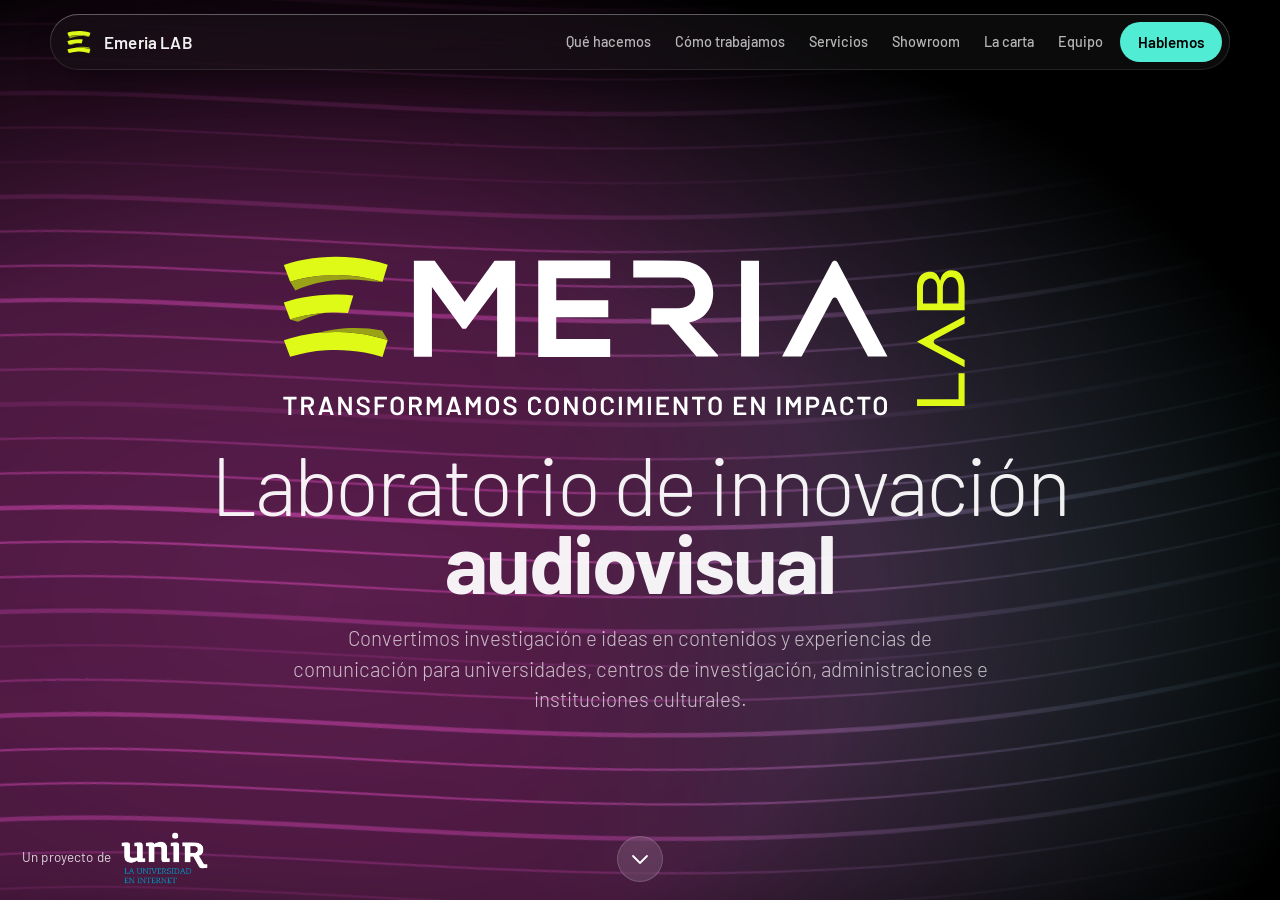
<file: index.html>
<!doctype html>
<html lang="es">
<head>
  <meta charset="utf-8">
  <meta name="viewport" content="width=device-width, initial-scale=1">
  <meta name="description" content="Emeria LAB es un laboratorio de innovación audiovisual. Transformamos conocimiento en impacto: comunicación de proyectos de investigación, producción audiovisual y visualización de datos.">
  <meta name="theme-color" content="#000000">
  <meta property="og:title" content="Emeria LAB. Transformamos conocimiento en impacto">
  <meta property="og:description" content="Laboratorio de innovación audiovisual para ciencia, cultura, educación e innovación.">
  <meta property="og:type" content="website">
  <title>Emeria LAB. Transformamos conocimiento en impacto</title>
  <link rel="icon" href="favicon.svg">
  <link rel="preload" href="assets/fonts/barlow-300.woff2" as="font" type="font/woff2" crossorigin>
  <link rel="preload" href="assets/fonts/barlow-700.woff2" as="font" type="font/woff2" crossorigin>
  <link rel="stylesheet" href="assets/fonts/barlow.css">
  <link rel="stylesheet" href="carta.css?v=20261118n">
  <link rel="stylesheet" href="emeria.css?v=20261118q">
</head>
<body>
  <a class="skip-link" href="#que-hacemos">Ir al contenido</a>

  <!-- Luz de fondo: las bandas las dibuja home.js -->
  <div class="light" aria-hidden="true">
    <svg viewBox="0 0 1600 1000" preserveAspectRatio="xMidYMid slice" id="lightField">
      <defs>
        <linearGradient id="rib-gradient" gradientUnits="userSpaceOnUse" x1="0" y1="0" x2="1600" y2="0">
          <stop offset="0" stop-color="#e44cc2"/>
          <stop offset="0.3" stop-color="#e44cc2"/>
          <stop offset="0.85" stop-color="#51ecd4"/>
          <stop offset="1" stop-color="#51ecd4"/>
        </linearGradient>
      </defs>
      <g class="ribs glow"></g>
      <g class="ribs lines"></g>
    </svg>
  </div>

  <header>
    <nav class="nav" aria-label="Navegación principal">
      <a class="nav-brand" href="#inicio" aria-label="Emeria LAB, inicio">
        <img src="assets/brand/emeria-lab-imagotipo.svg" alt="" width="30" height="30">
        <span>Emeria LAB</span>
      </a>
      <div class="nav-links" id="navLinks">
        <a href="#que-hacemos">Qué hacemos</a>
        <a href="#como">Cómo trabajamos</a>
        <a href="#servicios">Servicios</a>
        <a href="#showroom">Showroom</a>
        <a href="#carta">La carta</a>
        <a href="#equipo">Equipo</a>
      </div>
      <button class="nav-toggle" id="navToggle" type="button" aria-expanded="false" aria-controls="navSheet">Menú</button>
      <a class="btn btn-lime btn-small" href="#contacto">Hablemos</a>
    </nav>
    <div class="nav-sheet" id="navSheet" data-open="false">
      <a href="#que-hacemos">Qué hacemos</a>
      <a href="#como">Cómo trabajamos</a>
      <a href="#servicios">Servicios</a>
      <a href="#showroom">Showroom</a>
      <a href="#carta">La carta</a>
      <a href="#equipo">Equipo</a>
      <a href="#contacto">Hablemos</a>
    </div>
  </header>

  <main class="reel" id="reel">
    <!-- 1. Inicio -->
    <section class="band hero" id="inicio">
      <div class="band-inner hero-stack">
        <div class="hero-seq">
          <div class="hero-mark">
            <img class="hero-logo" src="assets/brand/emeria-lab-logo-transparente.svg" width="612" height="284" alt="Emeria LAB. Transformamos conocimiento en impacto">
          </div>
          <h1 class="display">Laboratorio de innovación <b>audiovisual</b></h1>
          <p class="lead">Convertimos investigación e ideas en contenidos y experiencias de comunicación para universidades, centros de investigación, administraciones e instituciones culturales.</p>
        </div>
      </div>
    </section>

    <!-- 2. Qué hacemos -->
    <section class="band" id="que-hacemos" aria-labelledby="que-hacemos-title">
      <div class="band-inner about-grid">
        <div>
          <h2 class="sr-only" id="que-hacemos-title">Qué hacemos</h2>
          <p class="about-statement">Integramos <strong>investigación, creatividad y tecnologías emergentes</strong> para que el conocimiento llegue a las personas a las que tiene que llegar.</p>
          <p class="about-note">Cada proyecto se apoya en cuatro pilares: conocimiento, tecnología, creatividad y audiencias. Por eso el rigor entra desde el guion y la medición llega hasta la entrega.</p>
        </div>
        <ul class="fields">
          <li class="glass field-card">
            <svg class="field-icon" viewBox="0 0 24 24" aria-hidden="true">
              <circle cx="12" cy="12" r="1.7" fill="currentColor"/>
              <ellipse cx="12" cy="12" rx="9" ry="3.5" fill="none" stroke="currentColor" stroke-width="1.6"/>
              <ellipse cx="12" cy="12" rx="9" ry="3.5" fill="none" stroke="currentColor" stroke-width="1.6" transform="rotate(60 12 12)"/>
              <ellipse cx="12" cy="12" rx="9" ry="3.5" fill="none" stroke="currentColor" stroke-width="1.6" transform="rotate(120 12 12)"/>
            </svg>
            <h3>Ciencia</h3>
            <p>Divulgación de investigaciones, comunicación de resultados y proyectos científicos.</p>
          </li>
          <li class="glass field-card">
            <svg class="field-icon" viewBox="0 0 24 24" aria-hidden="true">
              <path d="M4 20h16M7 20V9M12 20V9M17 20V9M3.5 9h17L12 4z" fill="none" stroke="currentColor" stroke-width="1.6" stroke-linejoin="round" stroke-linecap="round"/>
            </svg>
            <h3>Cultura</h3>
            <p>Patrimonio, creación artística, contenidos culturales y narrativas documentales.</p>
          </li>
          <li class="glass field-card">
            <svg class="field-icon" viewBox="0 0 24 24" aria-hidden="true">
              <path d="M12 6.5C9.8 5 7.2 4.2 4 4.2V17c3.2 0 5.8.8 8 2.3 2.2-1.5 4.8-2.3 8-2.3V4.2c-3.2 0-5.8.8-8 2.3z" fill="none" stroke="currentColor" stroke-width="1.6" stroke-linejoin="round"/>
              <path d="M12 6.5V19.3" fill="none" stroke="currentColor" stroke-width="1.6"/>
            </svg>
            <h3>Educación</h3>
            <p>Recursos audiovisuales de aprendizaje, comunicación educativa y nuevos formatos didácticos.</p>
          </li>
          <li class="glass field-card">
            <svg class="field-icon" viewBox="0 0 24 24" aria-hidden="true">
              <path d="M12 3.5l1.4 4.6L18 9.5l-4.6 1.4L12 15.5l-1.4-4.6L6 9.5l4.6-1.4zM18 14.5l.7 2.3 2.3.7-2.3.7-.7 2.3-.7-2.3-2.3-.7 2.3-.7z" fill="currentColor"/>
            </svg>
            <h3>Innovación</h3>
            <p>Experimentación narrativa y tecnológica, inteligencia artificial y formatos emergentes.</p>
          </li>
        </ul>
      </div>
    </section>

    <!-- 3. Tres formas -->
    <section class="band" id="como" aria-labelledby="como-title">
      <div class="band-inner">
        <header class="band-head">
          <h2 class="title" id="como-title">Tres formas <b>de trabajar contigo</b></h2>
        </header>
        <ul class="modes" id="modes"></ul>
      </div>
    </section>

    <!-- 4. Cinco líneas -->
    <section class="band" id="servicios" aria-labelledby="servicios-title">
      <div class="band-inner">
        <header class="band-head">
          <h2 class="title" id="servicios-title">Cinco líneas <b>de servicio</b></h2>
        </header>
        <div class="services">
          <div class="line-tabs" id="lineTabs" role="tablist" aria-label="Líneas de servicio"></div>
          <div class="glass line-panel" id="linePanel" role="tabpanel" tabindex="0"></div>
        </div>
        <p class="services-more">
          <a class="text-link" href="servicios.html">Catálogo completo</a>
        </p>
      </div>
    </section>

    <!-- 5. Showroom -->
    <section class="band" id="showroom" aria-labelledby="showroom-title">
      <div class="band-inner">
        <header class="band-head show-head">
          <h2 class="title" id="showroom-title">Showroom</h2>
          <a class="show-more" href="showroom.html" aria-label="Ver más trabajos">
            <svg width="22" height="22" viewBox="0 0 22 22" aria-hidden="true"><path d="M8 4l7 7-7 7" fill="none" stroke="currentColor" stroke-width="1.8" stroke-linecap="round" stroke-linejoin="round"/></svg>
          </a>
        </header>
        <ul class="show-picks" id="showPicks"></ul>
      </div>
    </section>

    <!-- 6. La carta -->
    <section class="band" id="carta" aria-labelledby="carta-title">
      <h2 class="sr-only" id="carta-title">La carta</h2>
      <div class="carta-stage">
        <div class="carta-deck" id="cartaDeck">
          <div class="carta-pile" aria-hidden="true"></div>
          <div class="carta-pile" aria-hidden="true"></div>
          <div class="carta-card" id="cartaCard"></div>
        </div>
      </div>
      <p class="carta-live" id="cartaLive" aria-live="polite"></p>
    </section>

    <!-- 7. Contacto -->
    <section class="band" id="contacto" aria-labelledby="contacto-title">
      <div class="band-inner contact-grid">
        <div>
          <h2 class="title" id="contacto-title">Hablemos</h2>
          <p class="lead">Con unas líneas nos basta para empezar.</p>
        </div>

        <form class="glass contact-form" id="contactForm" novalidate>
          <div class="form-row">
            <label for="cf-name">Nombre</label>
            <input class="input" id="cf-name" name="nombre" type="text" autocomplete="name" required>
          </div>
          <div class="form-row">
            <label for="cf-org">Organización</label>
            <input class="input" id="cf-org" name="organizacion" type="text" autocomplete="organization">
          </div>
          <div class="form-row wide">
            <label for="cf-email">Correo electrónico</label>
            <input class="input" id="cf-email" name="correo" type="email" autocomplete="email" required>
          </div>
          <fieldset class="form-row">
            <legend>Desde dónde escribes</legend>
            <div class="segmented">
              <label><input type="radio" name="perfil" value="UNIR"> UNIR</label>
              <label><input type="radio" name="perfil" value="Entidad externa" checked> Otra entidad</label>
            </div>
          </fieldset>
          <div class="form-row">
            <label for="cf-line">Qué te interesa</label>
            <select class="input" id="cf-line" name="linea"></select>
          </div>
          <div class="form-row wide">
            <label for="cf-message">Cuéntanos qué necesitas</label>
            <textarea class="input" id="cf-message" name="mensaje" required placeholder="Qué quieres comunicar, a quién y para cuándo"></textarea>
          </div>
          <div class="hp" aria-hidden="true">
            <label for="cf-web">No rellenes este campo</label>
            <input id="cf-web" name="web" type="text" tabindex="-1" autocomplete="off">
          </div>
          <label class="consent form-row wide">
            <input type="checkbox" name="consentimiento" required>
            <span>Acepto que Emeria LAB use estos datos para responder a mi consulta.</span>
          </label>
          <div class="form-foot form-row wide">
            <button class="btn btn-lime" type="submit" id="contactSubmit">Enviar consulta</button>
            <p class="form-status" id="contactStatus" role="status" aria-live="polite"></p>
          </div>
        </form>
        <p class="contact-legal">© <span id="year">2026</span> Emeria LAB · UNIR TV · <a href="servicios.html">Catálogo</a> · <a href="formatos.html">Formatos</a></p>
      </div>
    </section>
  </main>

  <p class="unir-credit">
    <span>Un proyecto de</span>
    <img src="assets/brand/unir.png" width="655" height="392" alt="UNIR. La universidad en internet">
  </p>

  <button class="reel-next" id="reelNext" type="button" aria-label="Siguiente pantalla">
    <svg width="22" height="22" viewBox="0 0 22 22" aria-hidden="true"><path d="M4 8l7 7 7-7" fill="none" stroke="currentColor" stroke-width="1.8" stroke-linecap="round" stroke-linejoin="round"/></svg>
  </button>

  <dialog class="equipo-dialog" id="equipo" aria-labelledby="equipo-title">
    <div class="equipo-dialog-bar">
      <h2 class="title" id="equipo-title">Quién está <b>detrás</b></h2>
      <button type="button" class="equipo-close" data-close-equipo>Cerrar</button>
    </div>
    <ul class="people" id="people"></ul>
    <p class="team-note">Universidad Internacional de La Rioja, UNIR TV.</p>
    <ul class="glass areas" id="areas"></ul>
  </dialog>

  <script src="data.js?v=20261118j"></script>
  <script src="home.js?v=20261118j"></script>
  <script src="carta.js?v=20261118m"></script>
</body>
</html>
</file>
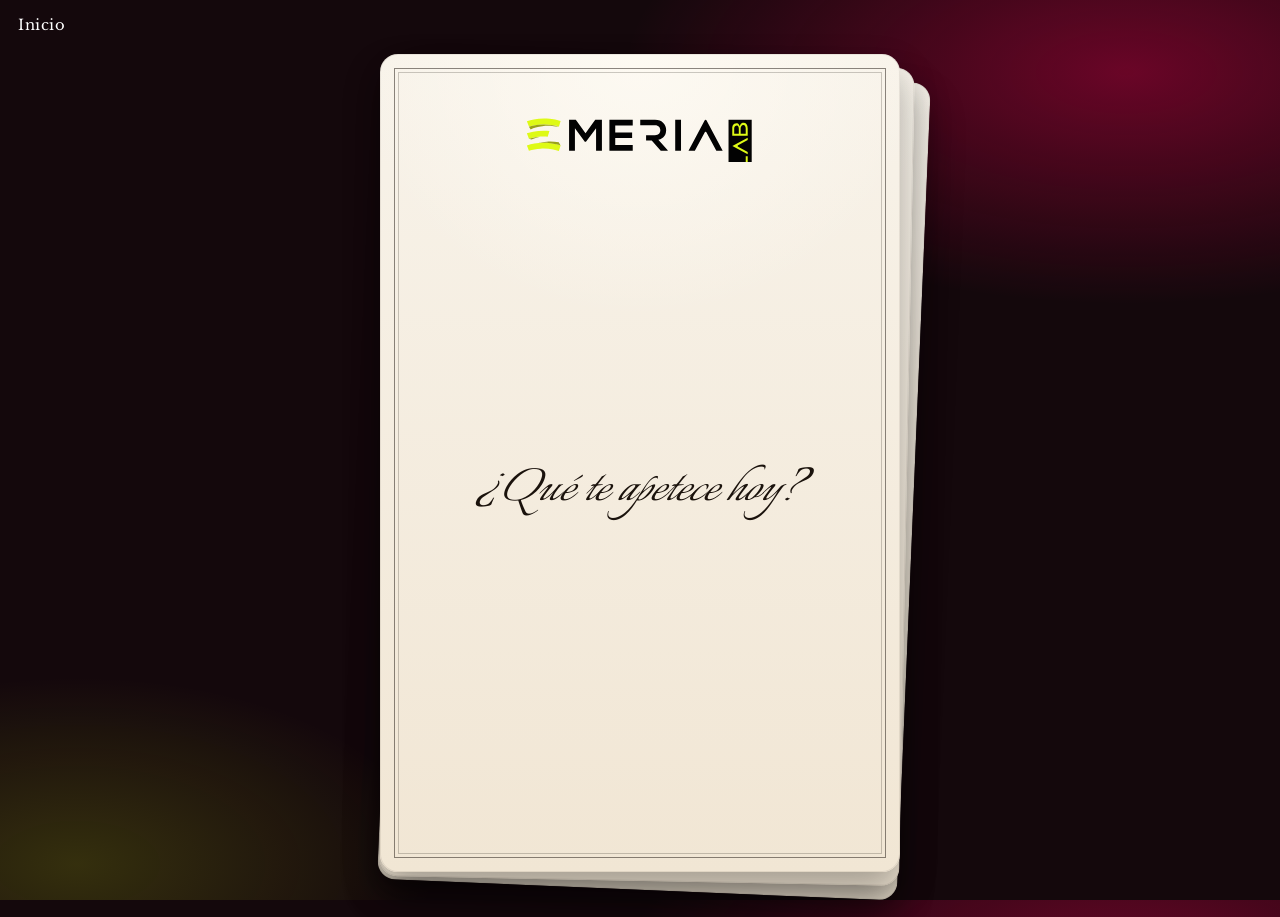
<file: carta.html>
<!doctype html>
<html lang="es">
<head>
  <meta charset="utf-8">
  <meta name="viewport" content="width=device-width, initial-scale=1">
  <meta name="theme-color" content="#14080c">
  <meta name="description" content="La carta de Emeria LAB. Eliges qué te apetece y sale la siguiente tarjeta hasta tu comanda.">
  <title>La carta | Emeria LAB</title>
  <link rel="icon" href="favicon.svg">
  <link rel="stylesheet" href="carta.css?v=20261118n">
</head>
<body>
  <a class="carta-exit" href="index.html">Inicio</a>

  <main class="carta-stage">
    <div class="carta-deck" id="cartaDeck">
      <div class="carta-pile" aria-hidden="true"></div>
      <div class="carta-pile" aria-hidden="true"></div>
      <div class="carta-card" id="cartaCard"></div>
    </div>
  </main>

  <p class="carta-live" id="cartaLive" aria-live="polite"></p>

  <script src="data.js?v=20261118j"></script>
  <script src="carta.js?v=20261118m"></script>
</body>
</html>
</file>
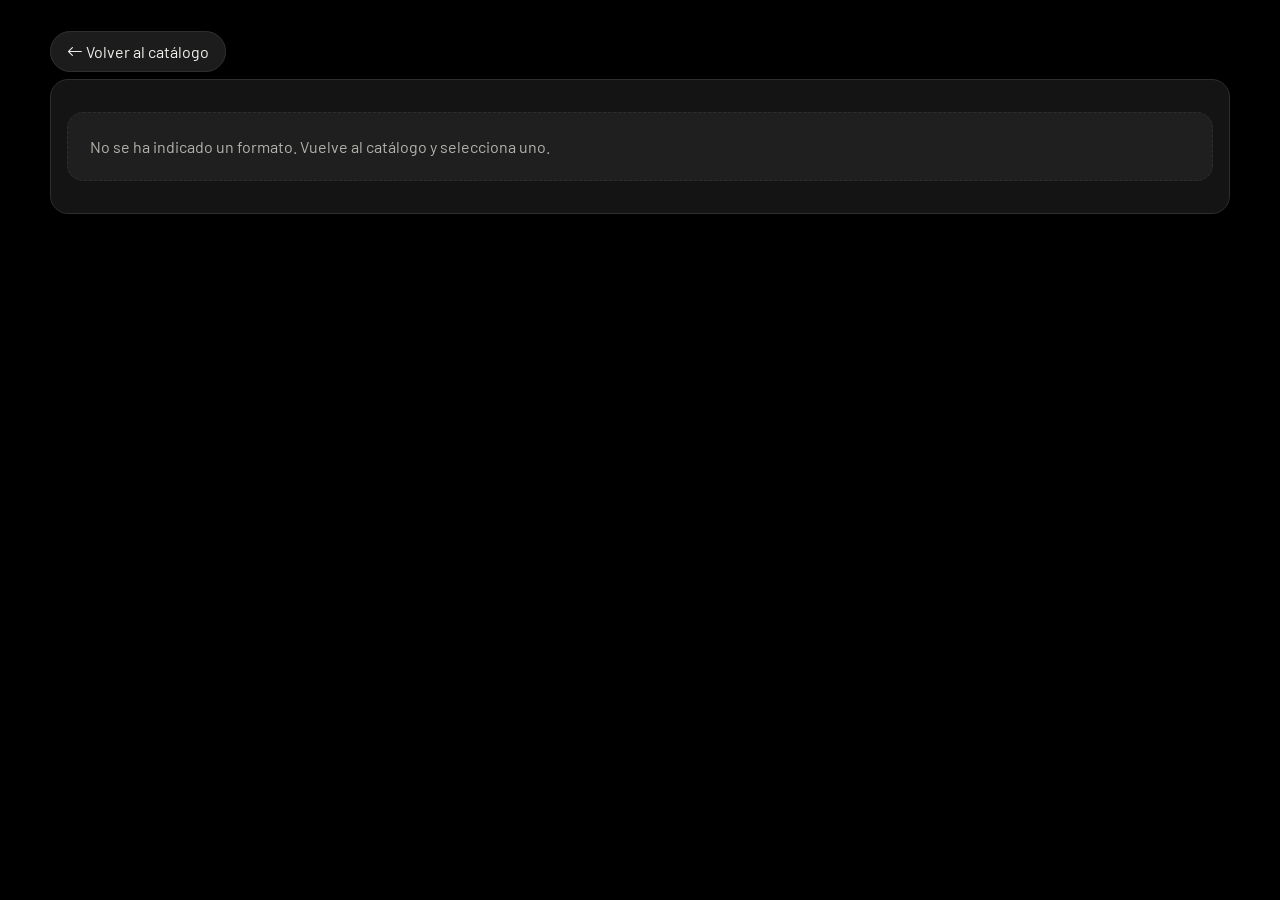
<file: format.html>
<!doctype html>
<html lang="es">
<head>
  <meta charset="utf-8">
  <meta name="viewport" content="width=device-width, initial-scale=1">
  <meta name="theme-color" content="#000000">
  <meta name="description" content="Ficha completa de formato audiovisual de la Biblia de formatos de Emeria LAB.">
  <title>Ficha de formato | Emeria LAB</title>
  <link rel="icon" href="favicon.svg">
  <link rel="stylesheet" href="https://cdn.jsdelivr.net/npm/bootstrap-icons@1.11.3/font/bootstrap-icons.min.css">
  <link rel="stylesheet" href="assets/fonts/barlow.css">
  <link rel="stylesheet" href="styles.css?v=20261118q">
</head>
<body>
  <main class="section-shell section-block format-page">
    <p><a class="btn btn-ghost" href="formatos.html#catalogo"><i class="bi bi-arrow-left"></i> Volver al catálogo</a></p>
    <article id="formatDetailRoot" class="panel"></article>
  </main>

  <script src="data.js?v=20261118j"></script>
  <script src="format.js?v=20261116b"></script>
  <script async src="https://www.instagram.com/embed.js"></script>
</body>
</html>
</file>
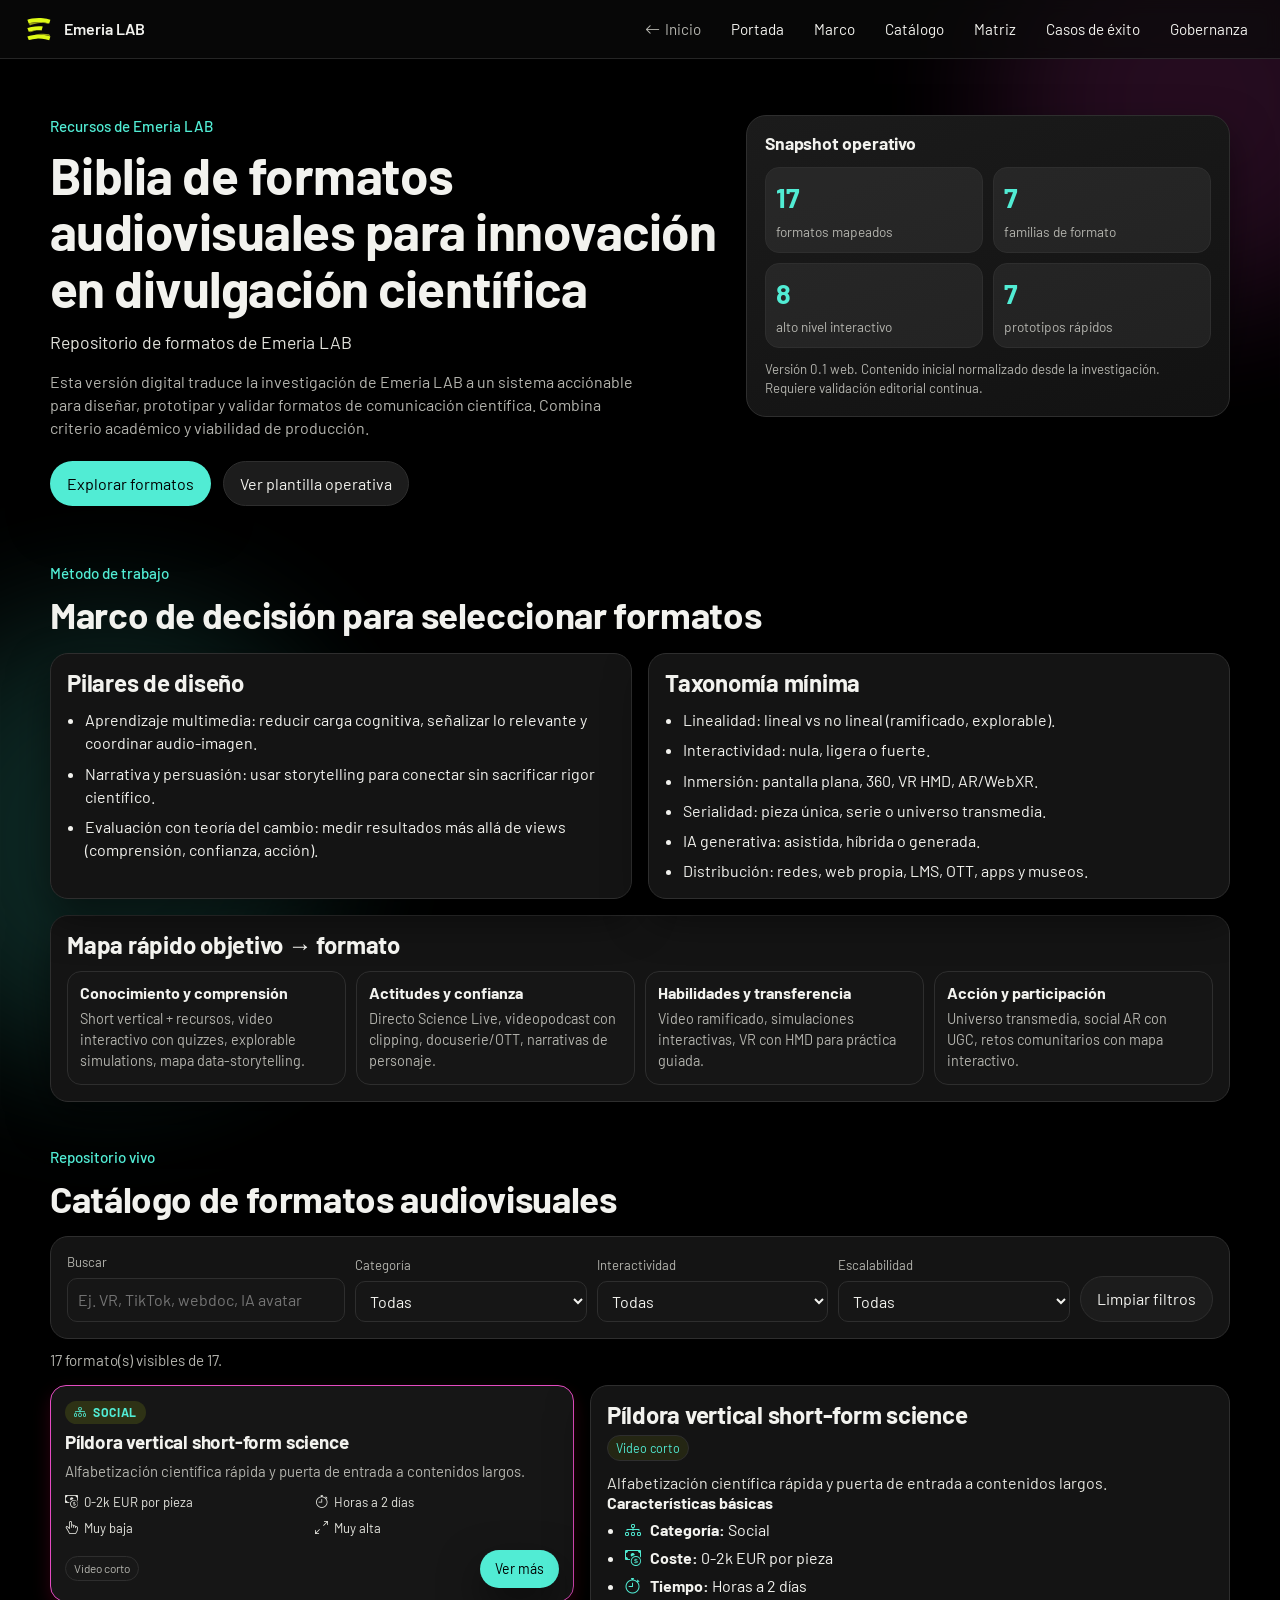
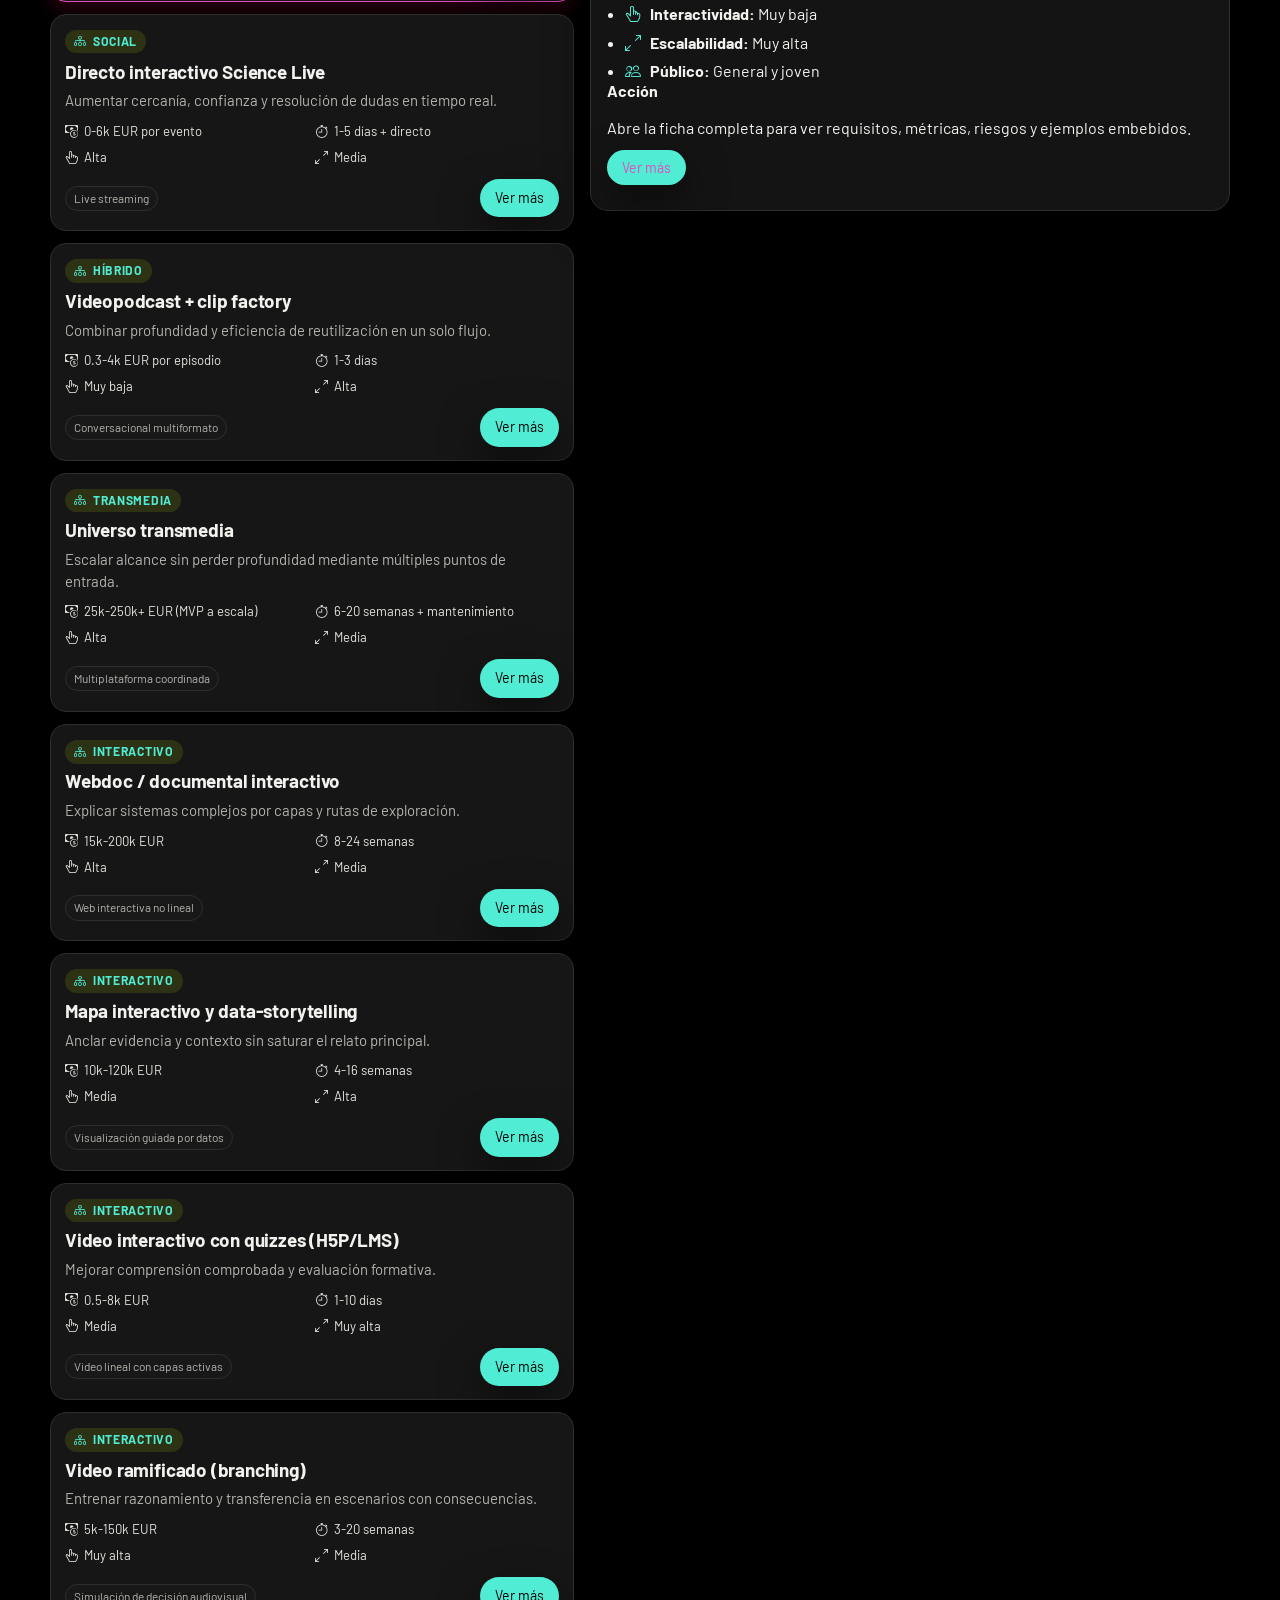
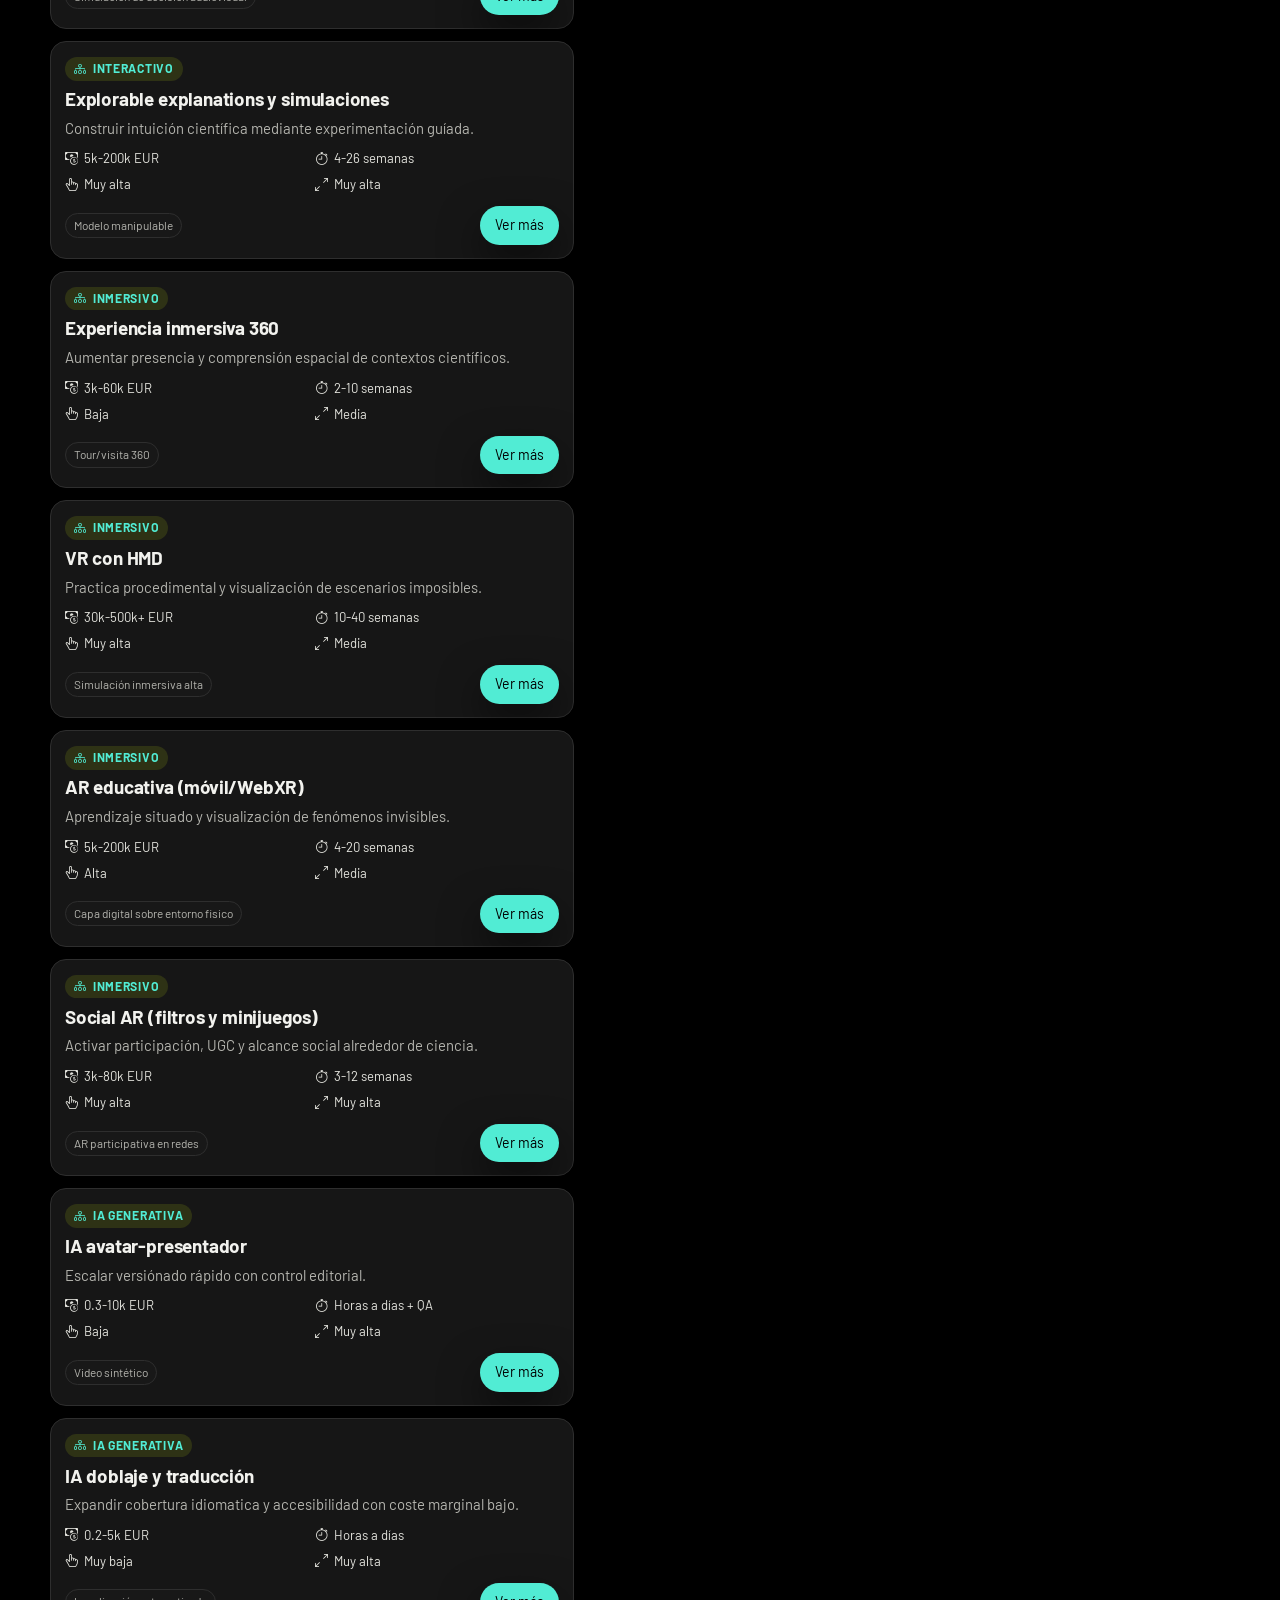
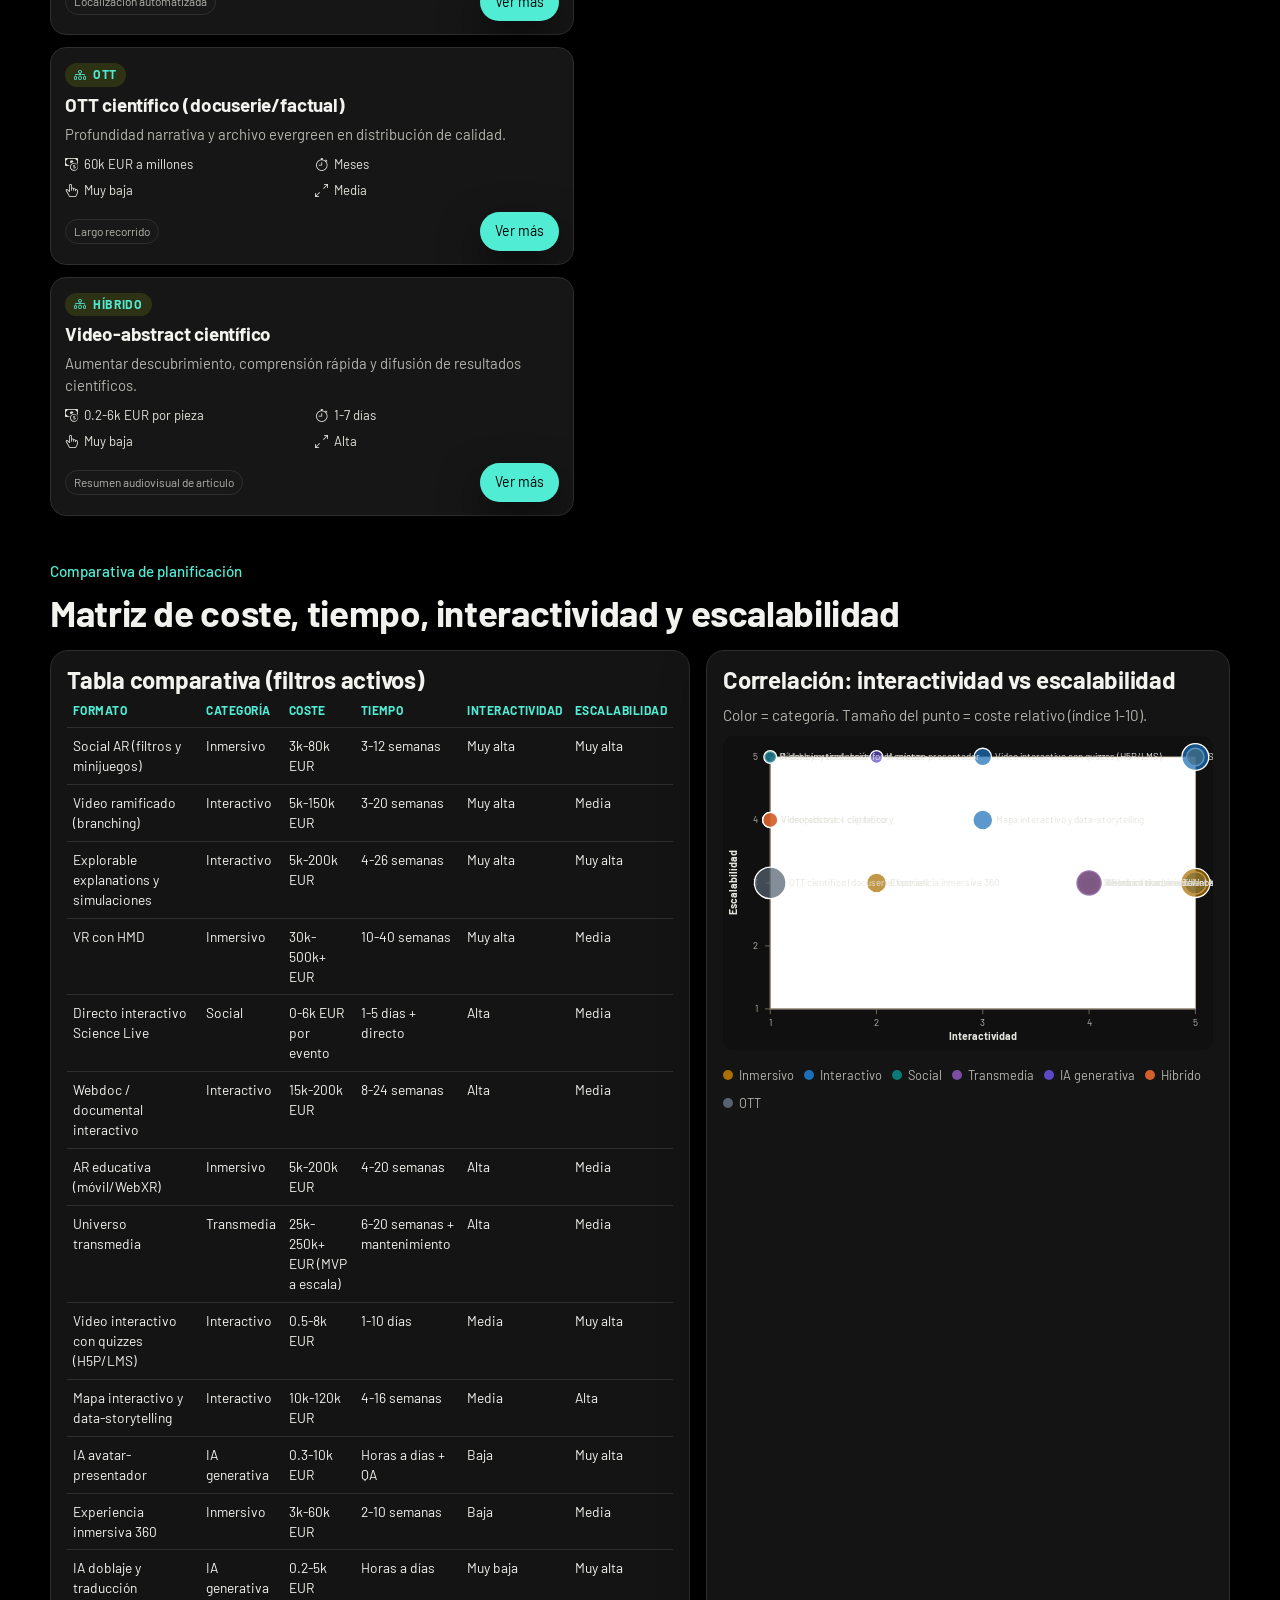
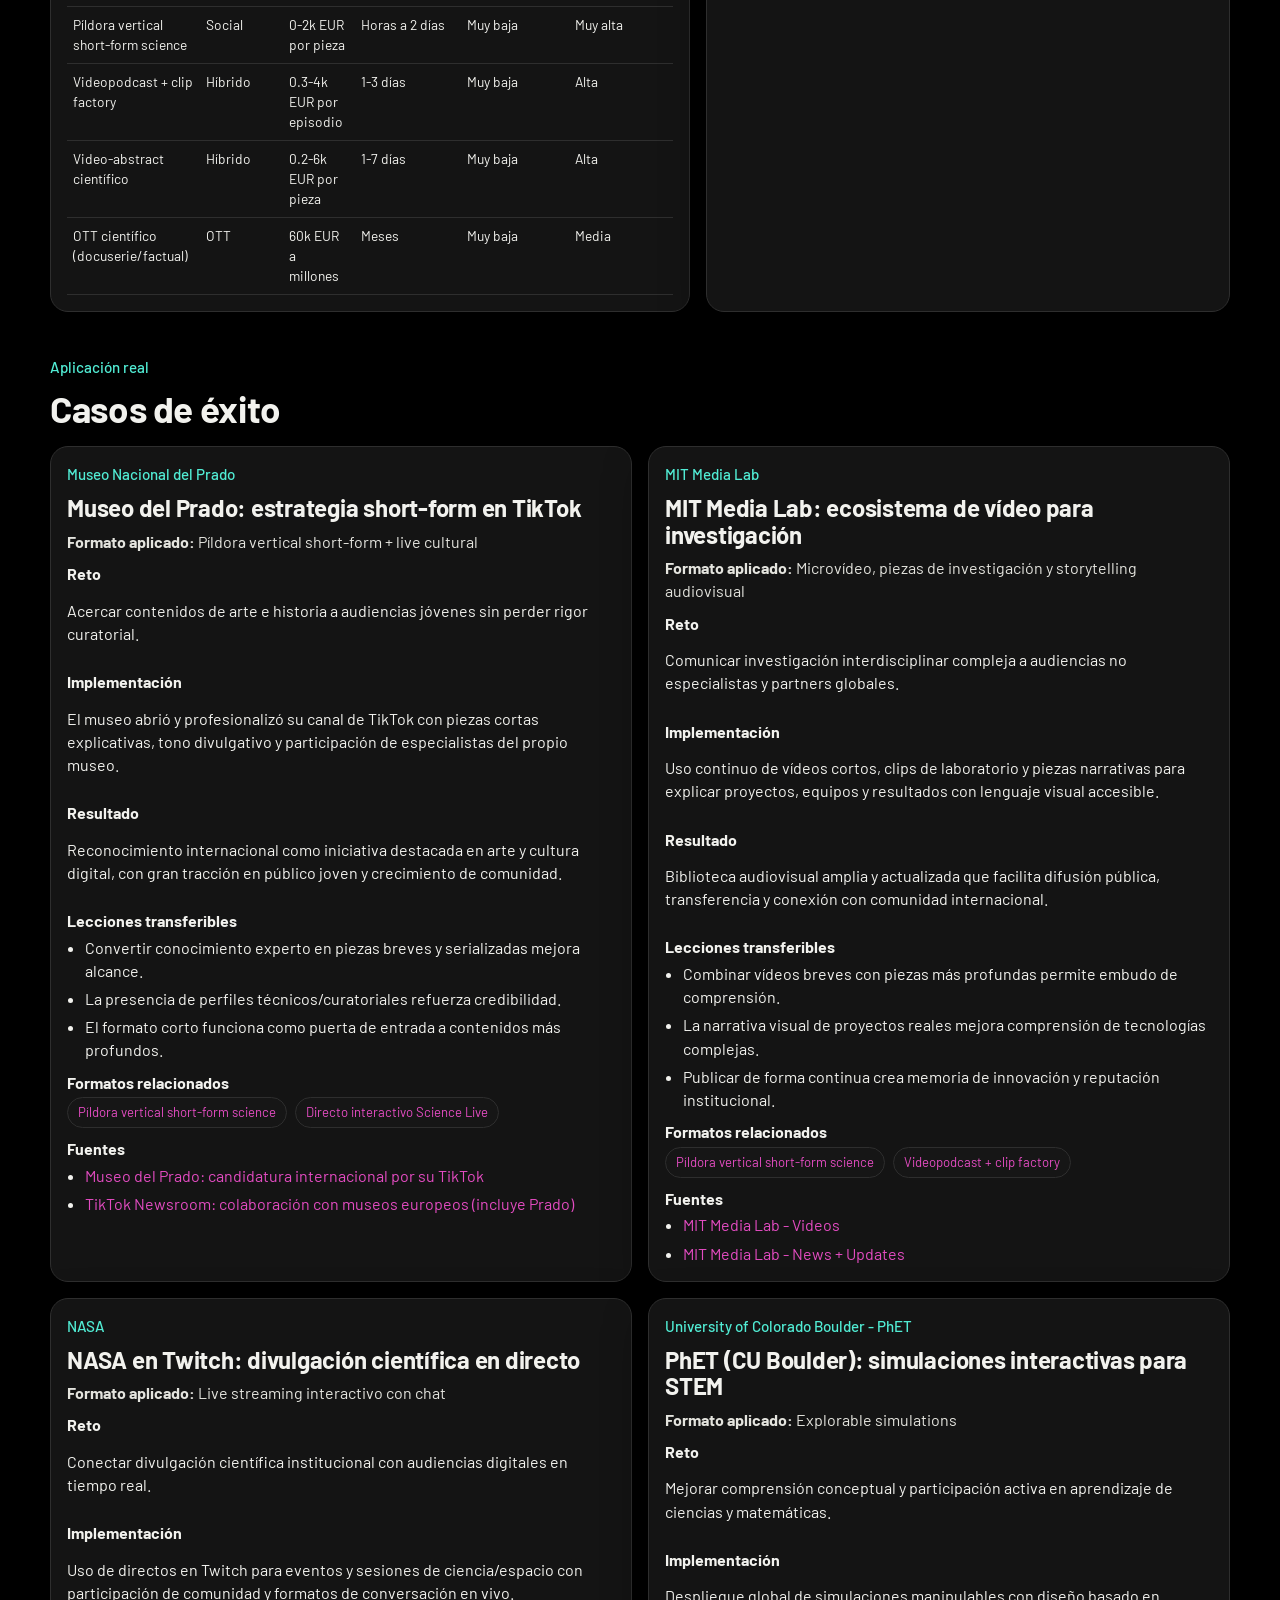
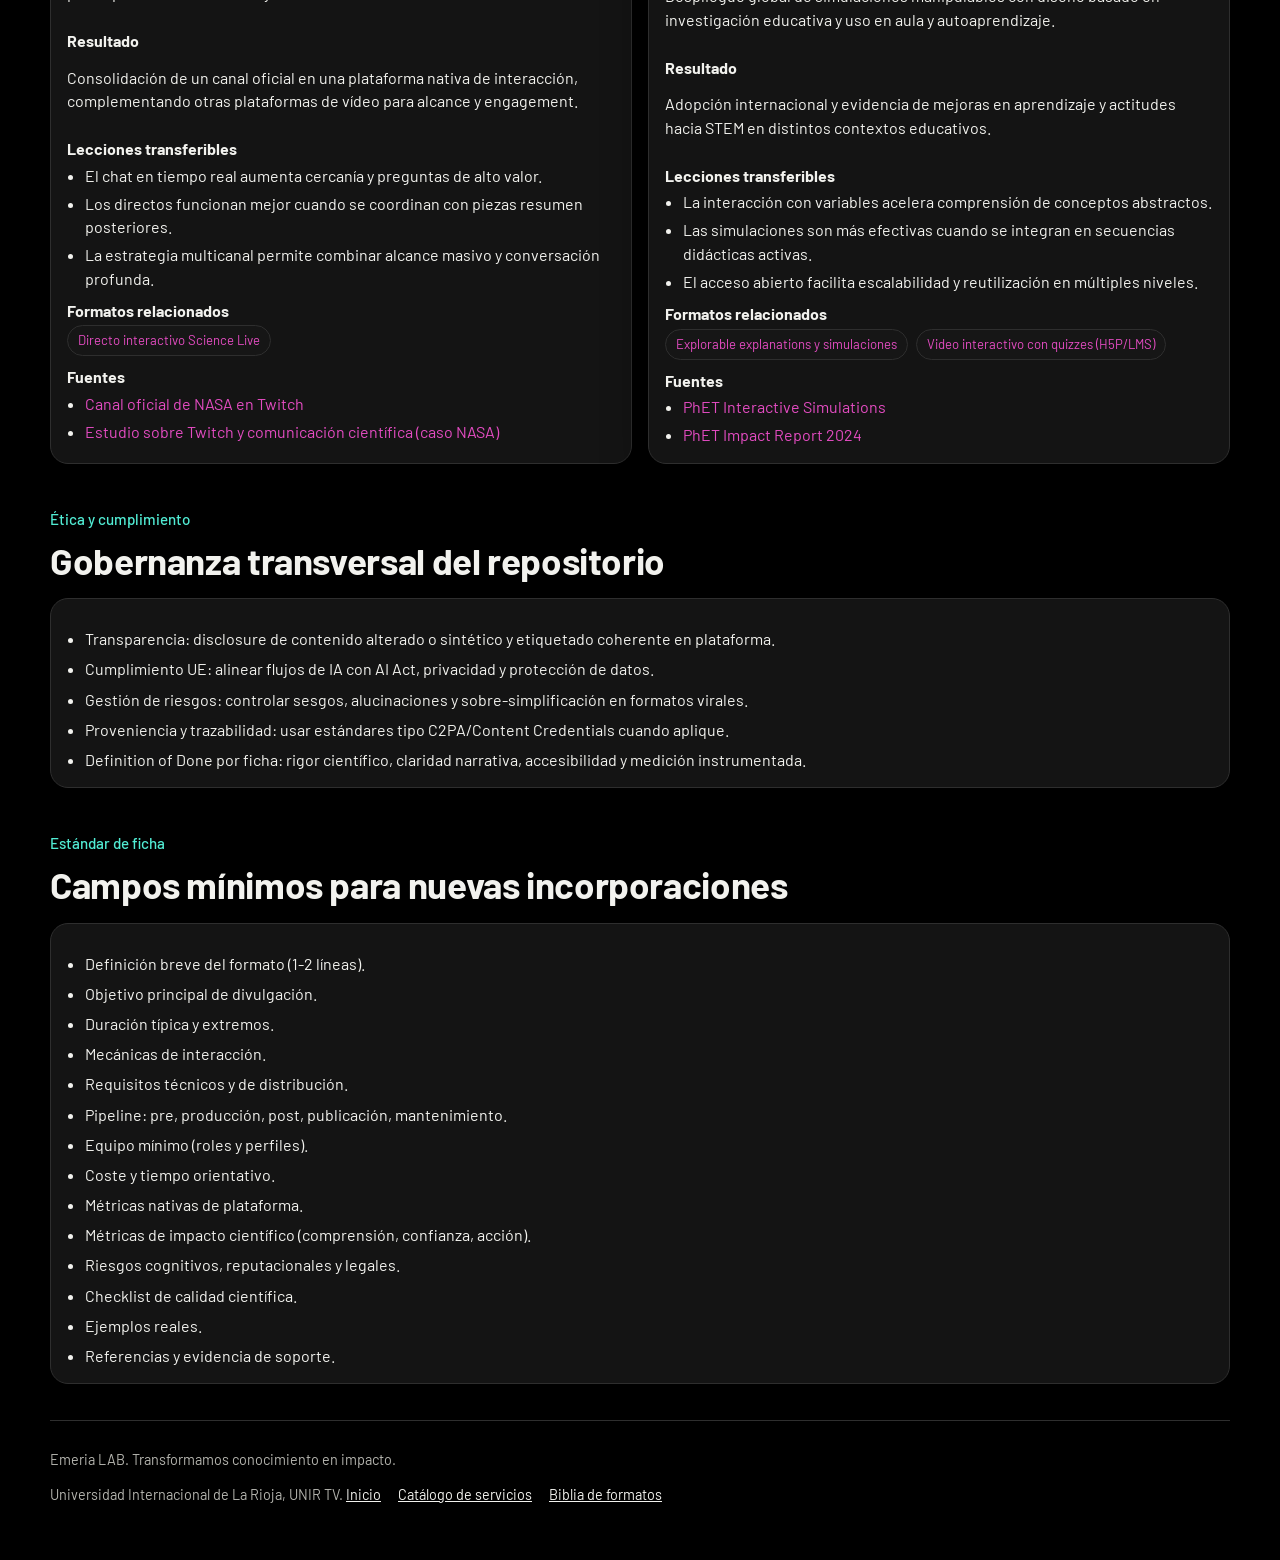
<file: formatos.html>
<!doctype html>
<html lang="es">
<head>
  <meta charset="utf-8">
  <meta name="viewport" content="width=device-width, initial-scale=1">
  <meta name="theme-color" content="#000000">
  <meta name="description" content="Biblia de formatos audiovisuales de Emeria LAB: catálogo, matriz comparativa y casos de éxito.">
  <title>Biblia de formatos | Emeria LAB</title>
  <link rel="icon" href="favicon.svg">
  <link rel="stylesheet" href="https://cdn.jsdelivr.net/npm/bootstrap-icons@1.11.3/font/bootstrap-icons.min.css">
  <link rel="stylesheet" href="assets/fonts/barlow.css">
  <link rel="stylesheet" href="styles.css?v=20261118q">
</head>
<body>
  <div class="ambient ambient-one"></div>
  <div class="ambient ambient-two"></div>

  <header class="site-header">
    <a class="brand" href="index.html">
      <img src="assets/brand/emeria-lab-imagotipo.svg" alt="" class="brand-logo" width="30" height="30">
      <span>Emeria LAB</span>
    </a>
    <nav class="site-nav" aria-label="Navegación principal">
      <a href="index.html" class="nav-back"><i class="bi bi-arrow-left"></i> Inicio</a>
      <a href="#inicio">Portada</a>
      <a href="#marco">Marco</a>
      <a href="#catalogo">Catálogo</a>
      <a href="#matriz">Matriz</a>
      <a href="#casos-exito">Casos de éxito</a>
      <a href="#gobernanza">Gobernanza</a>
    </nav>
  </header>

  <main>
    <section class="section-shell hero" id="inicio">
      <div class="hero-main">
        <p class="eyebrow">Recursos de Emeria LAB</p>
        <h1 id="projectTitle"></h1>
        <p id="projectSubtitle" class="hero-subtitle"></p>
        <p id="projectSummary" class="hero-summary"></p>

        <div class="hero-actions">
          <a href="#catalogo" class="btn btn-primary">Explorar formatos</a>
          <a href="#plantilla" class="btn btn-ghost">Ver plantilla operativa</a>
        </div>
      </div>

      <aside class="hero-aside" aria-label="Indicadores del repositorio">
        <h2>Snapshot operativo</h2>
        <div class="kpi-grid">
          <article class="kpi-card">
            <p class="kpi-value" id="kpiFormats">0</p>
            <p class="kpi-label">formatos mapeados</p>
          </article>
          <article class="kpi-card">
            <p class="kpi-value" id="kpiCategories">0</p>
            <p class="kpi-label">familias de formato</p>
          </article>
          <article class="kpi-card">
            <p class="kpi-value" id="kpiHighInteractivity">0</p>
            <p class="kpi-label">alto nivel interactivo</p>
          </article>
          <article class="kpi-card">
            <p class="kpi-value" id="kpiFast">0</p>
            <p class="kpi-label">prototipos rápidos</p>
          </article>
        </div>
        <p class="meta-note" id="projectStatus"></p>
      </aside>
    </section>

    <section class="section-shell section-block" id="marco">
      <header class="section-head">
        <p class="eyebrow">Método de trabajo</p>
        <h2>Marco de decisión para seleccionar formatos</h2>
      </header>

      <div class="framework-grid">
        <article class="panel">
          <h3>Pilares de diseño</h3>
          <ul id="pillarsList" class="clean-list"></ul>
        </article>

        <article class="panel">
          <h3>Taxonomía mínima</h3>
          <ul id="taxonomyList" class="clean-list"></ul>
        </article>
      </div>

      <article class="panel decision-panel">
        <h3>Mapa rápido objetivo → formato</h3>
        <div id="decisionGrid" class="decision-grid"></div>
      </article>
    </section>

    <section class="section-shell section-block" id="catalogo">
      <header class="section-head">
        <p class="eyebrow">Repositorio vivo</p>
        <h2>Catálogo de formatos audiovisuales</h2>
      </header>

      <div class="catalog-controls panel">
        <label class="field">
          <span>Buscar</span>
          <input id="searchInput" type="search" placeholder="Ej. VR, TikTok, webdoc, IA avatar">
        </label>

        <label class="field">
          <span>Categoría</span>
          <select id="categoryFilter">
            <option value="all">Todas</option>
          </select>
        </label>

        <label class="field">
          <span>Interactividad</span>
          <select id="interactivityFilter">
            <option value="all">Todas</option>
            <option value="low">Baja</option>
            <option value="mid">Media</option>
            <option value="high">Alta</option>
          </select>
        </label>

        <label class="field">
          <span>Escalabilidad</span>
          <select id="scalabilityFilter">
            <option value="all">Todas</option>
            <option value="low">Baja</option>
            <option value="mid">Media</option>
            <option value="high">Alta</option>
          </select>
        </label>

        <button class="btn btn-ghost" id="resetFilters" type="button">Limpiar filtros</button>
      </div>

      <p id="resultsInfo" class="results-info"></p>

      <div class="catalog-layout">
        <div id="cardsGrid" class="cards-grid" aria-live="polite"></div>
        <aside id="detailPanel" class="detail-panel panel"></aside>
      </div>
    </section>

    <section class="section-shell section-block" id="matriz">
      <header class="section-head">
        <p class="eyebrow">Comparativa de planificación</p>
        <h2>Matriz de coste, tiempo, interactividad y escalabilidad</h2>
      </header>

      <div class="matrix-layout">
        <article class="panel" id="matrixTableWrap"></article>
        <article class="panel" id="correlationWrap"></article>
      </div>
    </section>

    <section class="section-shell section-block" id="casos-exito">
      <header class="section-head">
        <p class="eyebrow">Aplicación real</p>
        <h2>Casos de éxito</h2>
      </header>
      <div id="successCasesGrid" class="success-cases-grid"></div>
    </section>

    <section class="section-shell section-block" id="gobernanza">
      <header class="section-head">
        <p class="eyebrow">Ética y cumplimiento</p>
        <h2>Gobernanza transversal del repositorio</h2>
      </header>
      <article class="panel">
        <ul id="governanceList" class="clean-list"></ul>
      </article>
    </section>

    <section class="section-shell section-block" id="plantilla">
      <header class="section-head">
        <p class="eyebrow">Estándar de ficha</p>
        <h2>Campos mínimos para nuevas incorporaciones</h2>
      </header>
      <article class="panel">
        <ul id="templateList" class="clean-list two-columns"></ul>
      </article>
    </section>
  </main>

  <footer class="site-footer">
    <p>Emeria LAB. Transformamos conocimiento en impacto.</p>
    <p>Universidad Internacional de La Rioja, UNIR TV. <a href="index.html">Inicio</a> <a href="servicios.html">Catálogo de servicios</a> <a href="formatos.html">Biblia de formatos</a></p>
  </footer>

  <script src="data.js?v=20261118j"></script>
  <script src="formatos.js?v=20261116b"></script>
</body>
</html>
</file>
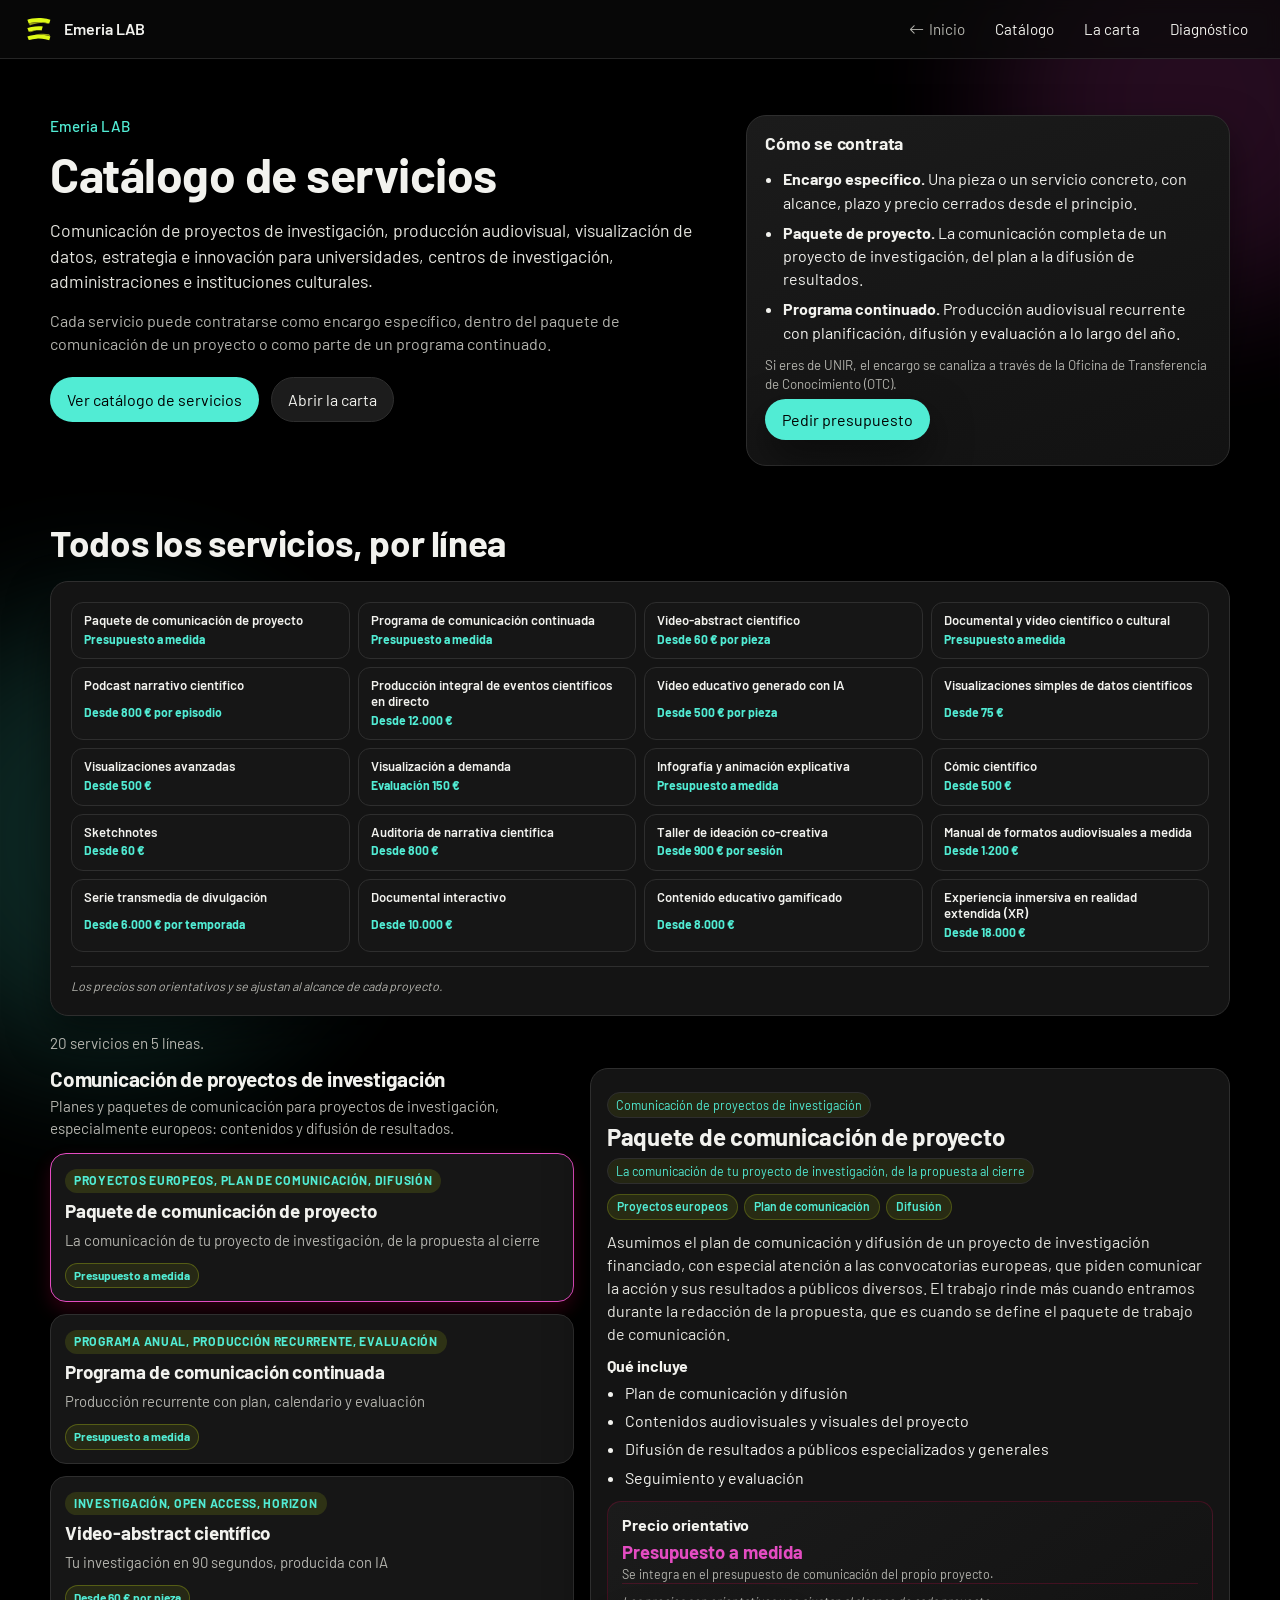
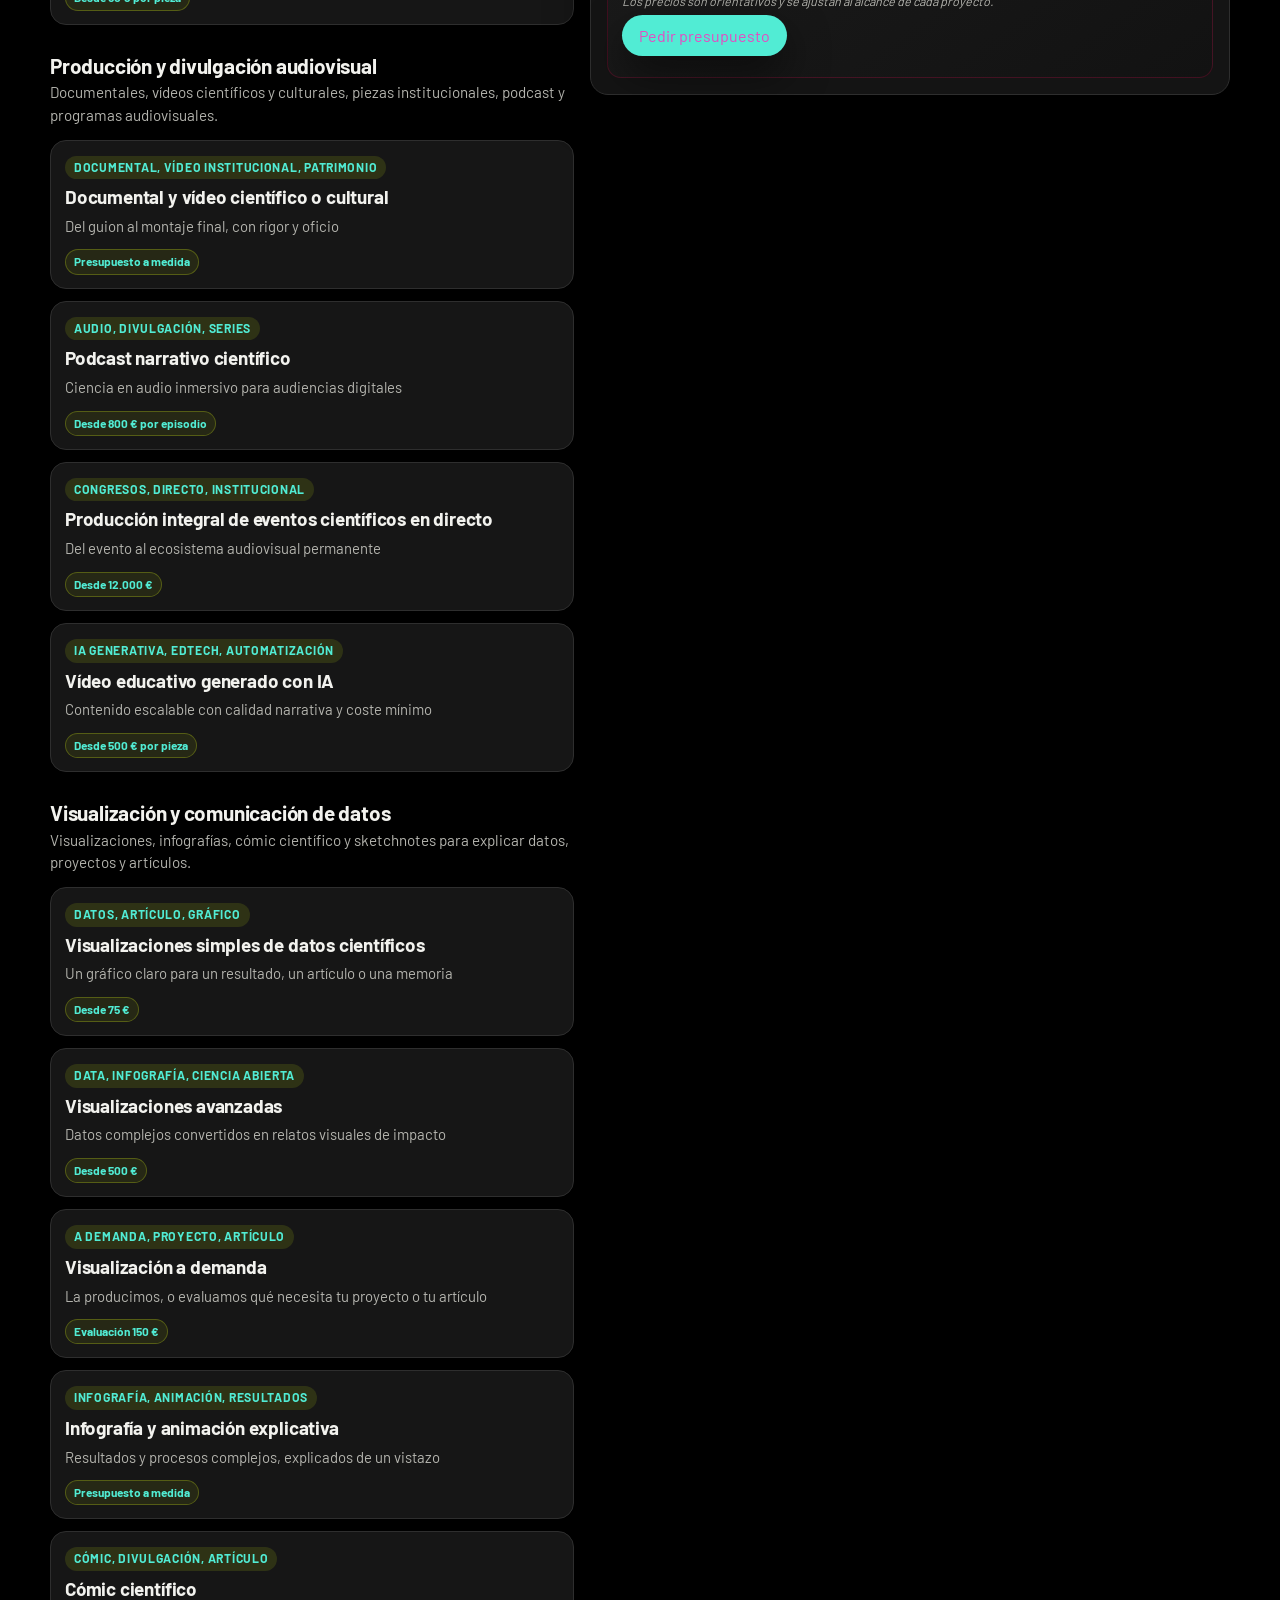
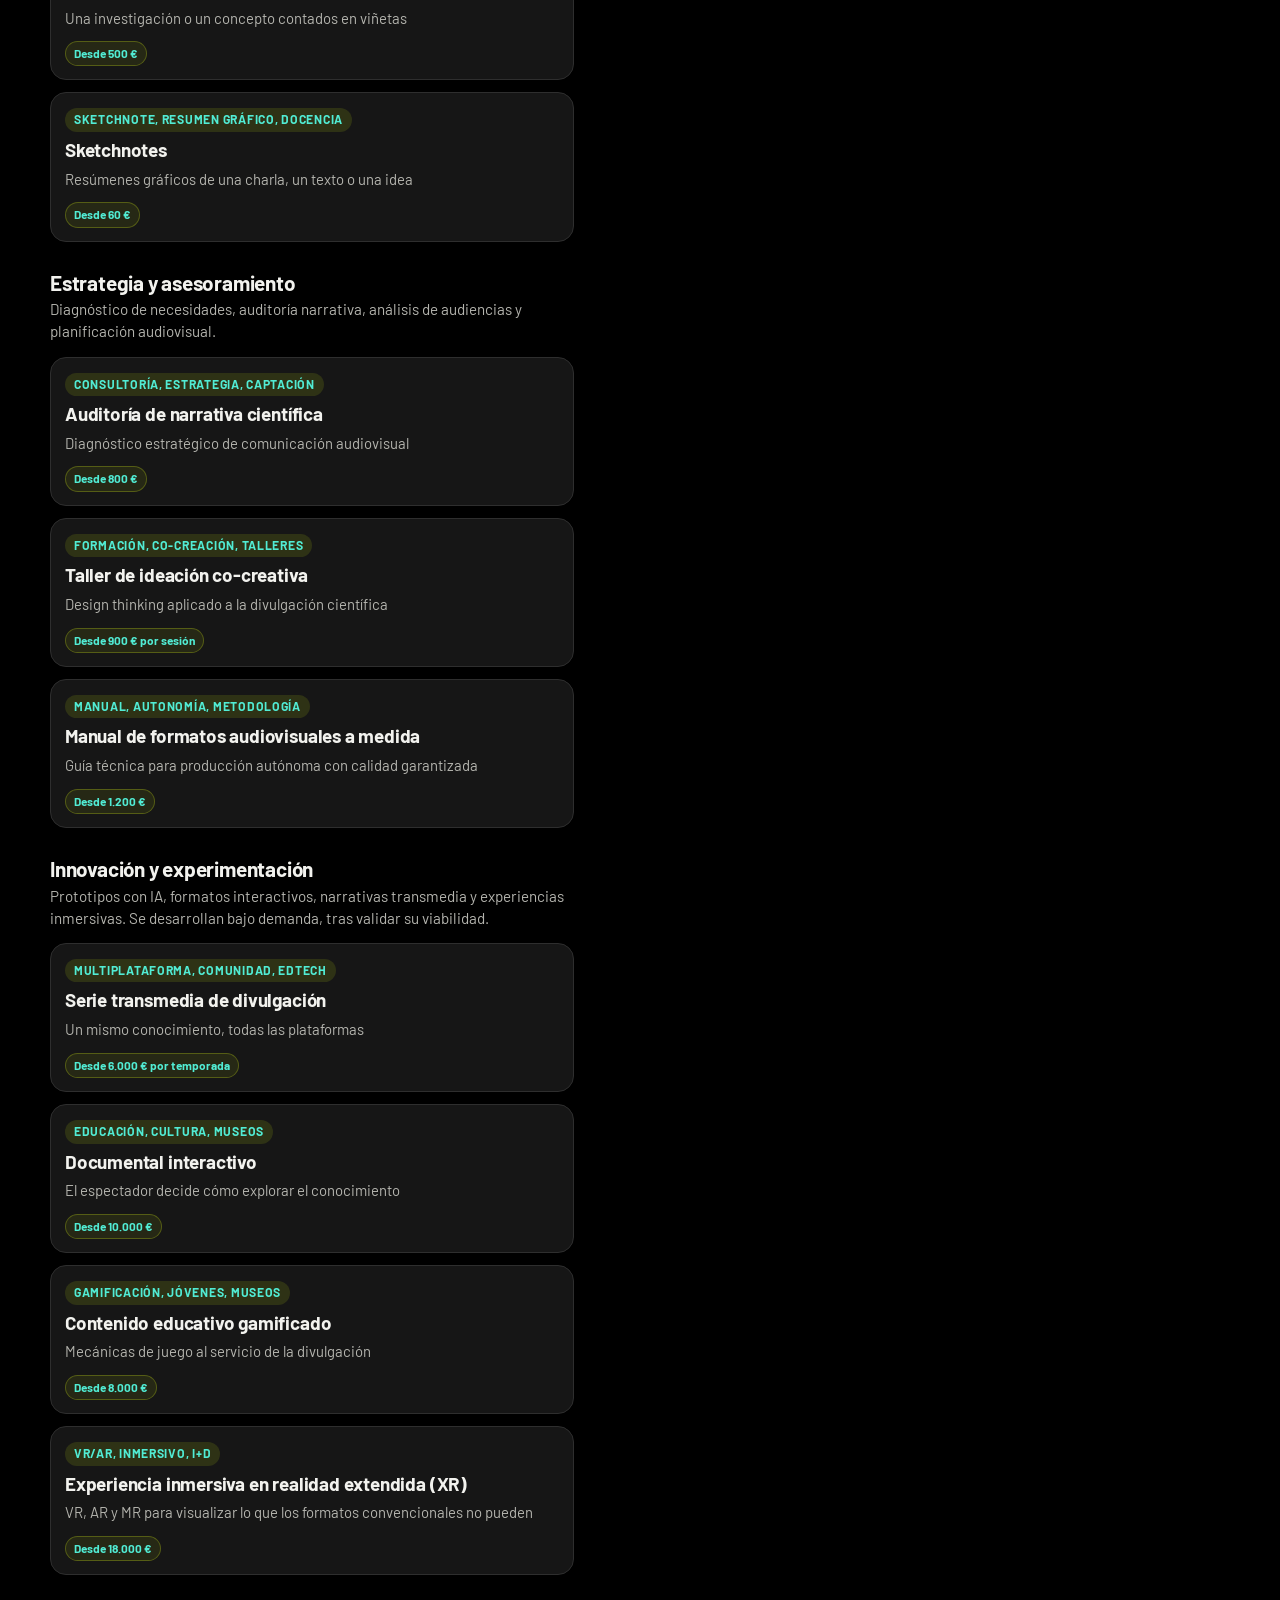
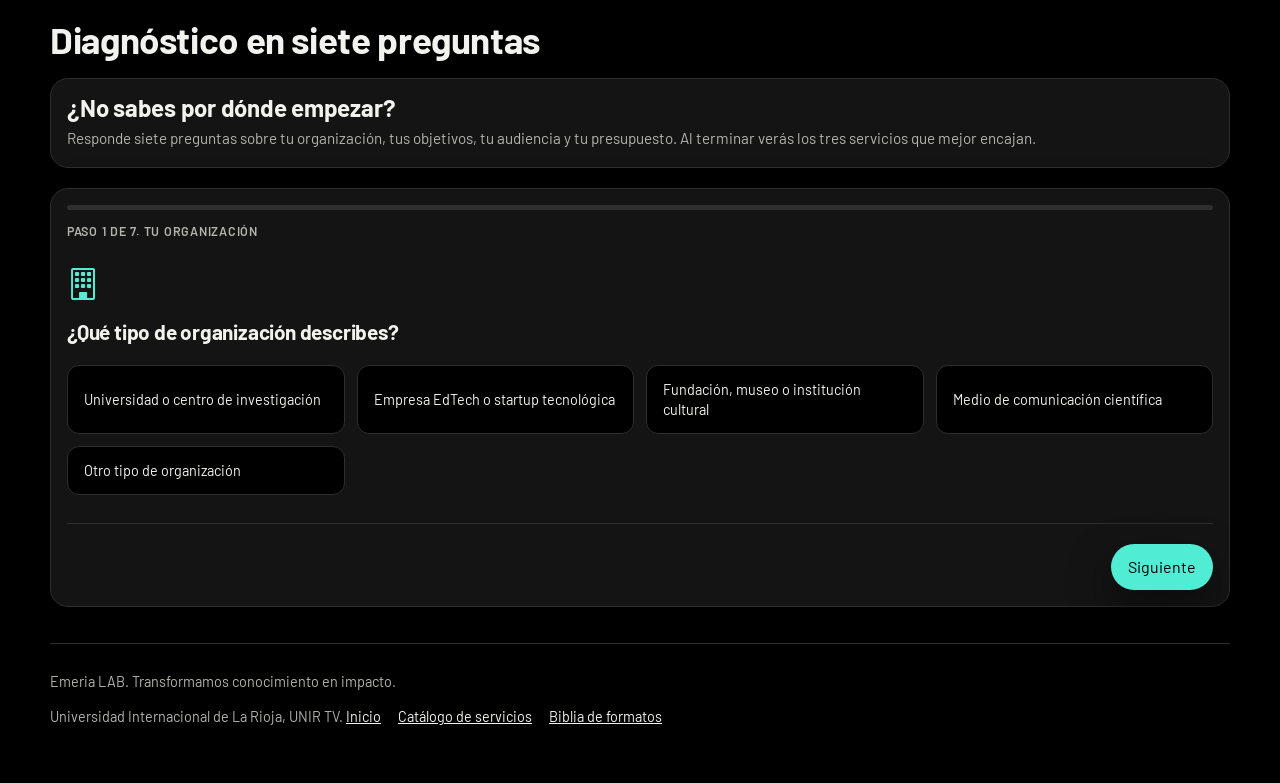
<file: servicios.html>
<!doctype html>
<html lang="es">
<head>
  <meta charset="utf-8">
  <meta name="viewport" content="width=device-width, initial-scale=1">
  <meta name="theme-color" content="#000000">
  <meta name="description" content="Catálogo completo de servicios de Emeria LAB: comunicación de proyectos, producción audiovisual y visualización de datos.">
  <title>Catálogo de servicios | Emeria LAB</title>
  <link rel="icon" href="favicon.svg">
  <link rel="stylesheet" href="https://cdn.jsdelivr.net/npm/bootstrap-icons@1.11.3/font/bootstrap-icons.min.css">
  <link rel="stylesheet" href="assets/fonts/barlow.css">
  <link rel="stylesheet" href="styles.css?v=20261118q">
</head>
<body>
  <div class="ambient ambient-one"></div>
  <div class="ambient ambient-two"></div>

  <header class="site-header">
    <a class="brand" href="index.html">
      <img src="assets/brand/emeria-lab-imagotipo.svg" alt="" class="brand-logo" width="30" height="30">
      <span>Emeria LAB</span>
    </a>
    <nav class="site-nav" aria-label="Navegación principal">
      <a href="index.html" class="nav-back"><i class="bi bi-arrow-left"></i> Inicio</a>
      <a href="#servicios">Catálogo</a>
      <a href="carta.html">La carta</a>
      <a href="#diagnostico">Diagnóstico</a>
    </nav>
  </header>

  <main>
    <!-- Hero servicios -->
    <section class="section-shell hero" id="hero-servicios">
      <div class="hero-main">
        <p class="eyebrow">Emeria LAB</p>
        <h1 class="services-page-h1">Catálogo de servicios</h1>
        <p class="hero-subtitle">Comunicación de proyectos de investigación, producción audiovisual, visualización de datos, estrategia e innovación para universidades, centros de investigación, administraciones e instituciones culturales.</p>
        <p class="hero-summary">Cada servicio puede contratarse como encargo específico, dentro del paquete de comunicación de un proyecto o como parte de un programa continuado.</p>
        <div class="hero-actions">
          <a href="#servicios" class="btn btn-primary">Ver catálogo de servicios</a>
          <a href="carta.html" class="btn btn-ghost">Abrir la carta</a>
        </div>
      </div>

      <aside class="hero-aside" aria-label="Cómo contratar">
        <h2>Cómo se contrata</h2>
        <ul class="clean-list" id="servicesModes"></ul>
        <p class="meta-note">Si eres de UNIR, el encargo se canaliza a través de la Oficina de Transferencia de Conocimiento (OTC).</p>
        <p style="margin-top:14px"><a href="index.html#contacto" class="btn btn-primary">Pedir presupuesto</a></p>
      </aside>
    </section>

    <!-- Catálogo de servicios -->
    <section class="section-shell section-block" id="servicios">
      <header class="section-head">
        <h2>Todos los servicios, por línea</h2>
      </header>

      <div class="services-summary panel" id="servicesSummary"></div>

      <p class="results-info" style="margin-top:16px" id="servicesResultsInfo"></p>

      <div class="catalog-layout" style="margin-top:14px">
        <div id="servicesCardsGrid" class="cards-grid" aria-live="polite"></div>
        <aside id="servicesDetailPanel" class="detail-panel panel"></aside>
      </div>
    </section>

    <!-- Diagnóstico / Sugerencias del chef -->
    <section class="section-shell section-block" id="diagnostico">
      <header class="section-head">
        <h2>Diagnóstico en siete preguntas</h2>
      </header>

      <div class="panel quiz-intro-panel">
        <div class="quiz-intro-content">
          <div>
            <h3>¿No sabes por dónde empezar?</h3>
            <p>Responde siete preguntas sobre tu organización, tus objetivos, tu audiencia y tu presupuesto. Al terminar verás los tres servicios que mejor encajan.</p>
          </div>
        </div>
      </div>

      <div id="diagnostico-wrap" class="quiz-wrap panel" aria-live="polite"></div>
    </section>
  </main>

  <footer class="site-footer">
    <p>Emeria LAB. Transformamos conocimiento en impacto.</p>
    <p>Universidad Internacional de La Rioja, UNIR TV. <a href="index.html">Inicio</a> <a href="servicios.html">Catálogo de servicios</a> <a href="formatos.html">Biblia de formatos</a></p>
  </footer>

  <script src="data.js?v=20261118j"></script>
  <script src="servicios.js?v=20261118c"></script>
</body>
</html>
</file>
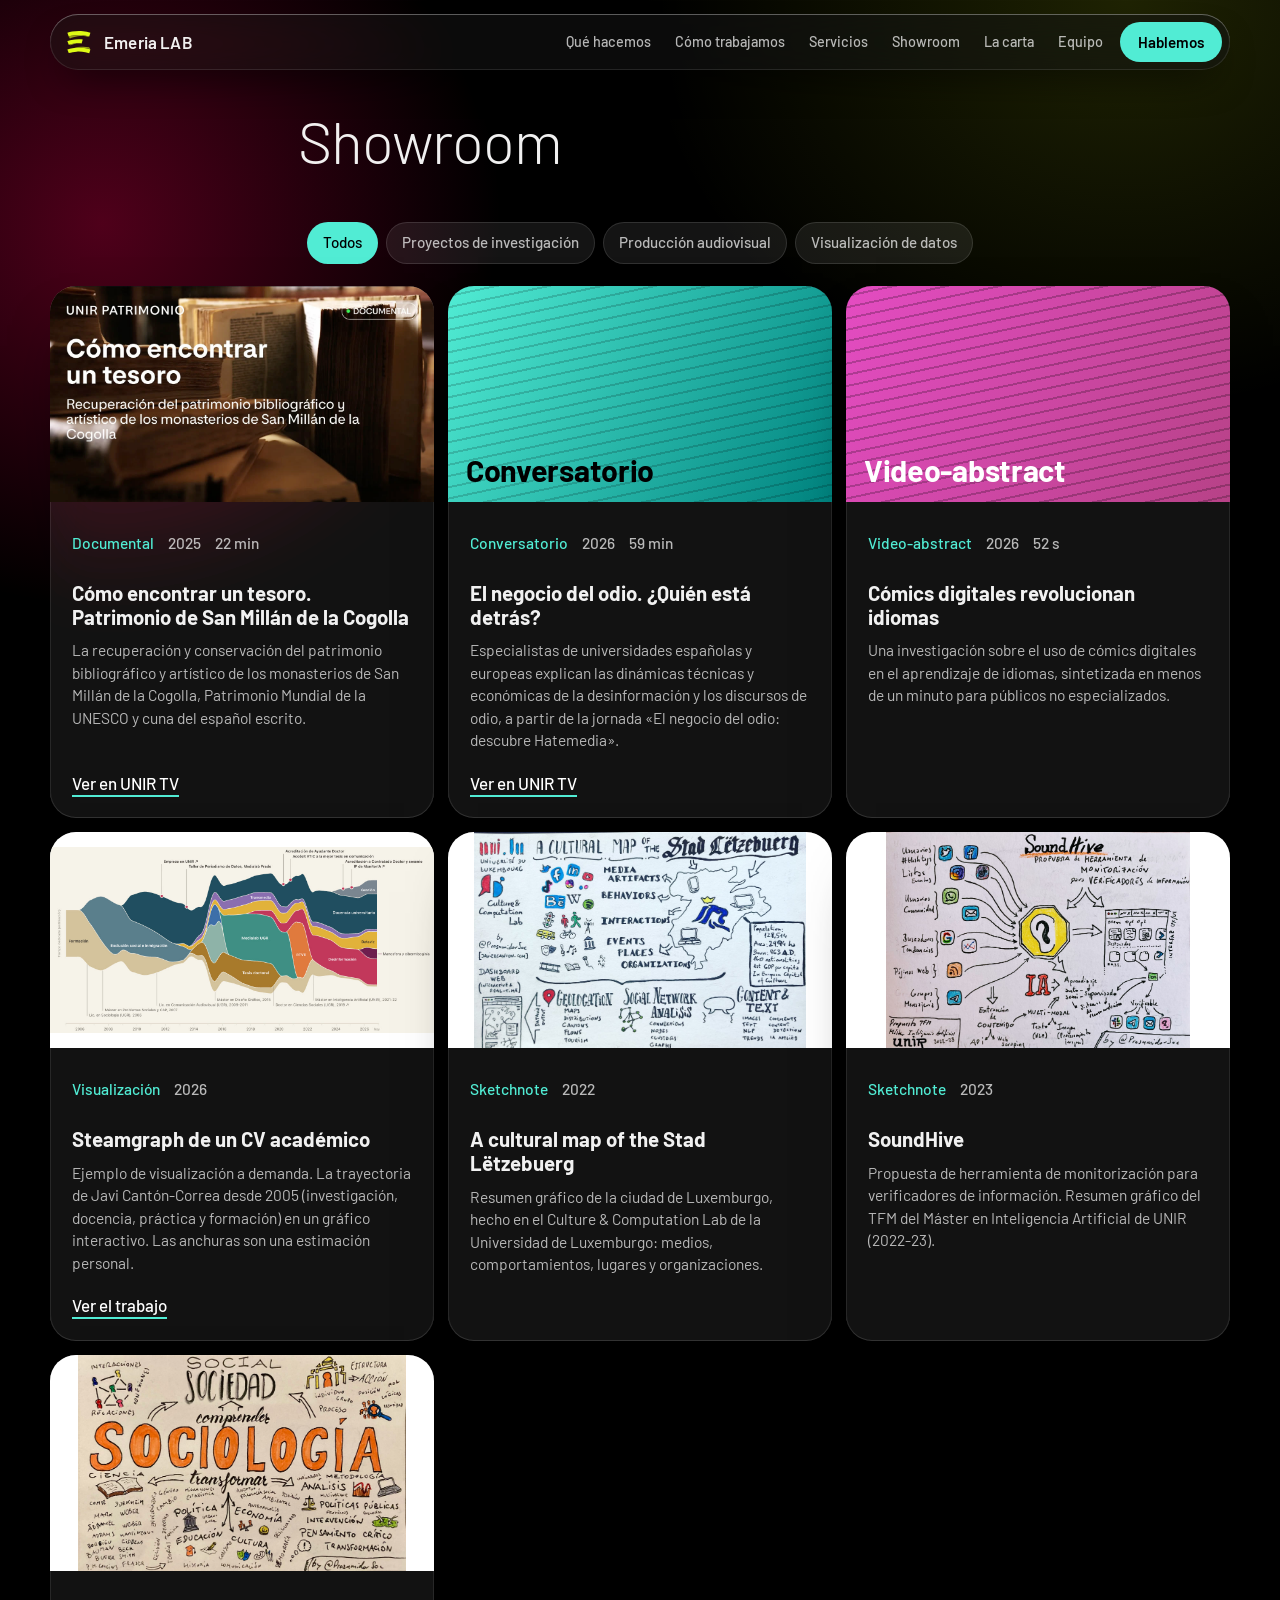
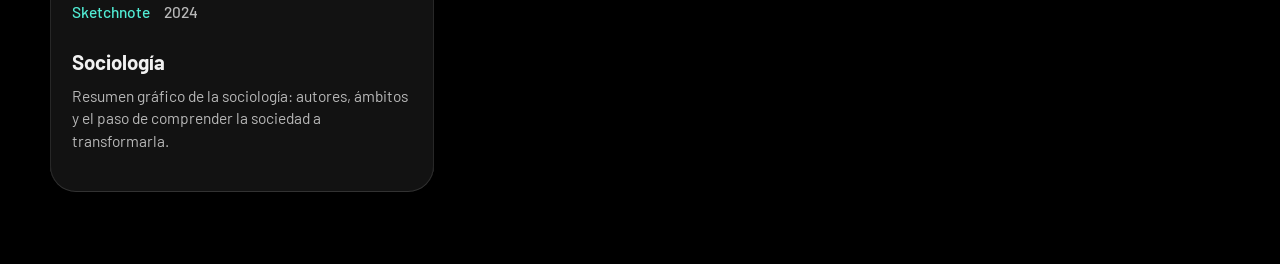
<file: showroom.html>
<!doctype html>
<html lang="es">
<head>
  <meta charset="utf-8">
  <meta name="viewport" content="width=device-width, initial-scale=1">
  <meta name="theme-color" content="#000000">
  <meta name="description" content="Showroom de Emeria LAB: documentales, conversatorios, visualizaciones y sketchnotes.">
  <title>Showroom | Emeria LAB</title>
  <link rel="icon" href="favicon.svg">
  <link rel="preload" href="assets/fonts/barlow-300.woff2" as="font" type="font/woff2" crossorigin>
  <link rel="preload" href="assets/fonts/barlow-700.woff2" as="font" type="font/woff2" crossorigin>
  <link rel="stylesheet" href="assets/fonts/barlow.css">
  <link rel="stylesheet" href="emeria.css?v=20261118q">
</head>
<body class="showroom-page">
  <a class="skip-link" href="#trabajos">Ir al contenido</a>
  <header>
    <nav class="nav" aria-label="Navegación principal">
      <a class="nav-brand" href="index.html" aria-label="Emeria LAB, inicio">
        <img src="assets/brand/emeria-lab-imagotipo.svg" alt="" width="30" height="30">
        <span>Emeria LAB</span>
      </a>
      <div class="nav-links" id="navLinks">
        <a href="index.html#que-hacemos">Qué hacemos</a>
        <a href="index.html#como">Cómo trabajamos</a>
        <a href="index.html#servicios">Servicios</a>
        <a href="showroom.html" aria-current="page">Showroom</a>
        <a href="carta.html">La carta</a>
        <a href="index.html#equipo">Equipo</a>
      </div>
      <button class="nav-toggle" id="navToggle" type="button" aria-expanded="false" aria-controls="navSheet">Menú</button>
      <a class="btn btn-lime btn-small" href="index.html#contacto">Hablemos</a>
    </nav>
    <div class="nav-sheet" id="navSheet" data-open="false">
      <a href="index.html#que-hacemos">Qué hacemos</a>
      <a href="index.html#como">Cómo trabajamos</a>
      <a href="index.html#servicios">Servicios</a>
      <a href="showroom.html">Showroom</a>
      <a href="carta.html">La carta</a>
      <a href="index.html#equipo">Equipo</a>
      <a href="index.html#contacto">Hablemos</a>
    </div>
  </header>

  <main id="trabajos">
    <header class="band-head">
      <h1 class="title">Showroom</h1>
    </header>
    <div class="filters" id="workFilters" role="group" aria-label="Filtrar trabajos por línea de servicio"></div>
    <ul class="works" id="works" aria-live="polite"></ul>
  </main>

  <script src="data.js?v=20261118j"></script>
  <script src="showroom.js?v=20261118d"></script>
</body>
</html>
</file>
<file: assets/fonts/barlow.css>
/* Barlow (SIL Open Font License 1.1), servida desde el propio sitio. */
@font-face {
  font-family: "Barlow";
  font-style: normal;
  font-weight: 300;
  font-display: swap;
  src: url("barlow-300.woff2") format("woff2");
}
@font-face {
  font-family: "Barlow";
  font-style: normal;
  font-weight: 400;
  font-display: swap;
  src: url("barlow-400.woff2") format("woff2");
}
@font-face {
  font-family: "Barlow";
  font-style: normal;
  font-weight: 500;
  font-display: swap;
  src: url("barlow-500.woff2") format("woff2");
}
@font-face {
  font-family: "Barlow";
  font-style: normal;
  font-weight: 600;
  font-display: swap;
  src: url("barlow-600.woff2") format("woff2");
}
@font-face {
  font-family: "Barlow";
  font-style: normal;
  font-weight: 700;
  font-display: swap;
  src: url("barlow-700.woff2") format("woff2");
}
</file>
<file: carta.css>
/* La carta, a pantalla completa. Títulos en italiana manuscrita,
   cuerpo en una romana con serifas. Cada elección saca la siguiente tarjeta. */

@font-face {
  font-family: "Italianno";
  font-style: normal;
  font-weight: 400;
  font-display: swap;
  src: url("assets/fonts/italianno-400.woff2") format("woff2");
}

@font-face {
  font-family: "Libre Baskerville";
  font-style: normal;
  font-weight: 400;
  font-display: swap;
  src: url("assets/fonts/libre-baskerville-400.woff2") format("woff2");
}

@font-face {
  font-family: "Libre Baskerville";
  font-style: normal;
  font-weight: 700;
  font-display: swap;
  src: url("assets/fonts/libre-baskerville-700.woff2") format("woff2");
}

*,
*::before,
*::after {
  box-sizing: border-box;
}

html,
body {
  height: 100%;
  margin: 0;
}

body {
  overflow: hidden;
  color: #1a120c;
  background:
    radial-gradient(70% 46% at 88% 8%, rgba(245, 1, 82, 0.38), transparent 56%),
    radial-gradient(54% 40% at 6% 96%, rgba(222, 250, 22, 0.16), transparent 52%),
    #14080c;
  font-family: "Libre Baskerville", "Palatino Linotype", Palatino, serif;
}

.carta-exit {
  position: fixed;
  top: 16px;
  left: 18px;
  z-index: 5;
  color: #fff;
  font-family: "Libre Baskerville", Palatino, serif;
  font-size: 0.92rem;
  letter-spacing: 0.04em;
  text-decoration: none;
}

.carta-exit:hover {
  color: #51ecd4;
}

.carta-stage {
  display: flex;
  align-items: center;
  justify-content: center;
  height: 100svh;
  padding: 54px 4vw 28px;
}

/* Una baraja: la tarjeta de encima y dos cartas asomando detrás. */
.carta-deck {
  position: relative;
  width: min(520px, 100%);
  height: 100%;
  margin-inline: auto;
}

.carta-pile,
.carta-card {
  border-radius: 18px;
  background:
    radial-gradient(120% 70% at 50% 0%, rgba(255, 252, 245, 0.75), transparent 46%),
    linear-gradient(180deg, #f8f3ea 0%, #f1e6d4 100%);
  box-shadow:
    inset 0 0 0 1px rgba(26, 18, 12, 0.08),
    0 18px 36px rgba(0, 0, 0, 0.32);
}

.carta-pile {
  position: absolute;
  inset: 0;
  pointer-events: none;
}

.carta-pile:nth-child(1) {
  transform: translate(14px, 18px) rotate(2.4deg);
}

.carta-pile:nth-child(2) {
  transform: translate(7px, 9px) rotate(1.1deg);
}

.carta-deck[data-left="0"] .carta-pile,
.carta-deck[data-left="1"] .carta-pile:nth-child(1) {
  opacity: 0;
}

.carta-card {
  position: relative;
  z-index: 2;
  height: 100%;
  overflow: auto;
  color: #1a120c;
}

.carta-card.is-deal {
  animation: carta-deal 620ms cubic-bezier(0.16, 0.84, 0.32, 1);
}

.carta-card.is-sink {
  animation: carta-sink 520ms cubic-bezier(0.16, 0.84, 0.32, 1);
}

@keyframes carta-deal {
  from { transform: translate(12px, 34px) rotate(2.6deg) scale(0.95); }
  to { transform: none; }
}

@keyframes carta-sink {
  from { transform: translate(-6px, -22px) scale(1.03); opacity: 0.7; }
  to { transform: none; opacity: 1; }
}

.carta-card .carta-dishes,
.carta-card .carta-orders {
  flex: 1;
  align-content: space-evenly;
  gap: clamp(16px, 2.6vh, 32px);
}

.carta-cover {
  align-items: center;
  justify-content: flex-start;
}

.carta-mark {
  width: min(250px, 74%);
  margin: 22px auto 0;
  aspect-ratio: 612 / 108;
  overflow: hidden;
}

.carta-mark img {
  display: block;
  width: 100%;
  height: auto;
  margin-top: -12.2%;
}

.carta-invite {
  flex: 1;
  display: flex;
  align-items: center;
  justify-content: center;
  width: 100%;
  margin: 0;
  padding: 0 18px 6%;
  border: 0;
  background: transparent;
  color: #1a120c;
  cursor: pointer;
  font-family: "Italianno", "Palatino Linotype", Palatino, serif;
  font-size: clamp(2.6rem, 6vw, 3.6rem);
  font-weight: 400;
  font-style: italic;
  line-height: 0.95;
  text-align: center;
}

.carta-invite:hover {
  color: #9d123c;
}

.carta-card .carta-foot {
  margin-top: 0;
}

.carta-card .carta-title {
  font-size: clamp(2rem, 2.8vw, 2.7rem);
  line-height: 0.95;
}

.carta-card .carta-dish-name {
  min-width: auto;
  font-size: clamp(1.45rem, 2vw, 1.75rem);
  line-height: 1.05;
  overflow-wrap: normal;
}

/* Cerrada, una hoja centrada. Al abrir, el libro crece hacia los dos lados
   y la hoja derecha se corre para dejar ver la izquierda. */
.carta-book {
  display: flex;
  align-items: stretch;
  width: min(560px, 100%);
  height: 100%;
  margin-inline: auto;
  transition: width 0.55s ease;
}

.carta-book.is-open {
  width: min(980px, 100%);
}

.carta-page-left {
  display: flex;
  flex: 0 0 0;
  align-items: center;
  justify-content: center;
  min-width: 0;
  overflow: hidden;
  opacity: 0;
  background: transparent;
  transition: flex-basis 0.55s ease, opacity 0.4s ease;
}

.carta-book.is-open .carta-page-left {
  flex: 0 0 38%;
  opacity: 1;
}

.carta-book.is-open .carta-house {
  display: none;
}

.carta-left-sheet {
  display: none;
  width: 100%;
  height: 100%;
  min-height: 0;
  overflow: auto;
}

.carta-book.is-spread .carta-logo {
  display: none;
}

.carta-book.is-spread .carta-left-sheet {
  display: block;
}

.carta-book.is-spread .carta-page-left,
.carta-book.is-spread .carta-scene {
  flex: 1 1 0;
}

.carta-book.is-spread .carta-page-left {
  align-items: stretch;
  justify-content: flex-start;
  overflow: hidden;
  background:
    radial-gradient(120% 70% at 50% 0%, rgba(255, 252, 245, 0.75), transparent 46%),
    linear-gradient(180deg, #f8f3ea 0%, #f1e6d4 100%);
  border-radius: 18px 6px 6px 18px;
  box-shadow:
    inset 0 0 0 1px rgba(26, 18, 12, 0.08),
    0 22px 40px rgba(0, 0, 0, 0.35);
}

/* Las dos hojas usan el mismo cuerpo y los platos ocupan la página. */
.carta-book.is-open .carta-title {
  font-size: clamp(2rem, 2.8vw, 2.7rem);
  line-height: 0.95;
}

.carta-book.is-open .carta-dishes,
.carta-book.is-open .carta-orders {
  flex: 1;
  align-content: space-evenly;
}

.carta-book.is-open .carta-foot {
  margin-top: 0;
}

.carta-book.is-open .carta-dish-name {
  min-width: auto;
  font-size: clamp(1.55rem, 2vw, 1.9rem);
  line-height: 1.05;
  overflow-wrap: normal;
}

.carta-book.is-open .carta-dish-line {
  flex-wrap: wrap;
}

.carta-left-sheet .carta-dish,
.carta-left-sheet a {
  pointer-events: none;
  cursor: default;
}

.carta-logo {
  width: min(100%, 340px);
  aspect-ratio: 612 / 150;
  overflow: hidden;
  background: transparent;
}

.carta-logo img {
  width: 100%;
  height: auto;
  max-width: none;
  margin-top: -11.4%;
}

.carta-scene {
  position: relative;
  flex: 1 1 auto;
  min-width: 0;
  height: 100%;
  perspective: 1800px;
  perspective-origin: left center;
}

.carta-under,
.carta-leaf,
.carta-face {
  position: absolute;
  inset: 0;
  border-radius: 6px 18px 18px 6px;
}

.carta-under,
.carta-face {
  overflow: auto;
  background:
    radial-gradient(120% 70% at 50% 0%, rgba(255, 252, 245, 0.75), transparent 46%),
    linear-gradient(180deg, #f8f3ea 0%, #f1e6d4 100%);
}

.carta-leaf {
  z-index: 2;
  transform-origin: left center;
  transform-style: preserve-3d;
}

.carta-face {
  backface-visibility: hidden;
  -webkit-backface-visibility: hidden;
}

.carta-face-front {
  box-shadow:
    inset 0 0 0 1px rgba(26, 18, 12, 0.08),
    0 22px 40px rgba(0, 0, 0, 0.35);
}

.carta-face-back {
  transform: rotateY(180deg);
  background:
    linear-gradient(90deg, #e4d5bf 0%, #efe4d0 18%, #f4ecdf 100%);
}

.carta-under::after {
  content: "";
  position: absolute;
  inset: 0;
  border-radius: inherit;
  background: linear-gradient(90deg, rgba(48, 24, 16, 0.28), transparent 58%);
  opacity: 0;
  pointer-events: none;
}

.carta-scene.is-turning .carta-under::after {
  opacity: 1;
}

.carta-sheet {
  position: relative;
  display: flex;
  flex-direction: column;
  min-height: 100%;
  padding: 42px 46px 28px;
}

.carta-sheet::before,
.carta-sheet::after {
  content: "";
  position: absolute;
  pointer-events: none;
  border: 1px solid rgba(26, 18, 12, 0.5);
}

.carta-sheet::before {
  inset: 14px;
}

.carta-sheet::after {
  inset: 18px;
  border-color: rgba(26, 18, 12, 0.22);
}

.carta-reverse {
  align-items: center;
  justify-content: center;
}

.carta-reverse .carta-house {
  font-size: clamp(3.4rem, 8vw, 5.2rem);
}

.carta-house,
.carta-title,
.carta-dish-name,
.carta-course {
  font-family: "Italianno", "Palatino Linotype", Palatino, serif;
  font-weight: 400;
  font-style: italic;
}

.carta-house {
  margin: 0;
  text-align: center;
  font-size: clamp(2.4rem, 5vw, 3.2rem);
  line-height: 1;
}

.carta-house b {
  font-weight: 400;
  font-style: italic;
}

.carta-title {
  margin: 6px 0 0;
  text-align: center;
  color: #1a120c;
  font-size: clamp(3rem, 6.4vw, 4.4rem);
  line-height: 0.95;
}

.carta-title b {
  font-weight: 400;
  font-style: italic;
}

.carta-ornament {
  display: flex;
  align-items: center;
  gap: 12px;
  width: 58%;
  margin: 14px auto 18px;
}

.carta-ornament::before,
.carta-ornament::after {
  content: "";
  flex: 1;
  border-top: 1px solid #1a120c;
}

.carta-ornament span {
  width: 6px;
  height: 6px;
  border: 1px solid #1a120c;
  transform: rotate(45deg);
}

.carta-lead,
.carta-prose,
.carta-sign,
.carta-dish-desc,
.carta-back,
.carta-again,
.carta-ficha,
.carta-folio {
  font-family: "Libre Baskerville", Palatino, serif;
}

.carta-lead,
.carta-prose,
.carta-sign {
  margin: 0;
  text-align: center;
  font-size: 0.98rem;
  line-height: 1.55;
}

.carta-lead {
  margin-bottom: 12px;
  font-size: 1.05rem;
}

.carta-prose {
  text-align: left;
}

.carta-course {
  margin: 8px 0 10px;
  text-align: center;
  font-size: clamp(2.2rem, 4vw, 2.8rem);
  line-height: 1;
}

.carta-specials,
.carta-dishes,
.carta-orders {
  margin: 0;
  padding: 0;
  list-style: none;
}

.carta-specials {
  display: grid;
  gap: 8px;
  font-size: 0.95rem;
  line-height: 1.45;
}

.carta-dishes,
.carta-orders {
  display: grid;
  gap: clamp(16px, 2.6vh, 32px);
}

.carta-orders {
  gap: 16px;
  margin-top: 8px;
}

.carta-dish,
.carta-back,
.carta-again {
  font: inherit;
  color: inherit;
}

.carta-dish {
  display: block;
  width: 100%;
  padding: 7px 4px;
  border: 0;
  border-radius: 2px;
  background: transparent;
  text-align: left;
  cursor: pointer;
}

.carta-dish:hover,
.carta-dish.is-chosen,
.carta-dish[aria-pressed="true"] {
  background: rgba(26, 18, 12, 0.05);
}

.carta-dish-line {
  display: flex;
  align-items: baseline;
  gap: 10px;
}

.carta-dish-name {
  min-width: 0;
  font-size: clamp(1.8rem, 3vw, 2.25rem);
  line-height: 1;
  overflow-wrap: anywhere;
}

.carta-leaders {
  flex: 1;
  border-bottom: 1px dotted rgba(26, 18, 12, 0.45);
  transform: translateY(-4px);
}

.carta-dish-price {
  flex: none;
  color: #9d123c;
  font-family: "Libre Baskerville", Palatino, serif;
  font-size: 0.92rem;
  white-space: nowrap;
}

.carta-dish-desc {
  display: block;
  margin-top: 3px;
  font-size: 0.86rem;
  line-height: 1.45;
  overflow-wrap: anywhere;
}

.carta-foot {
  display: flex;
  align-items: center;
  justify-content: space-between;
  gap: 12px;
  margin-top: auto;
  padding-top: 18px;
}

.carta-back,
.carta-again,
.carta-ficha {
  border: 0;
  background: transparent;
  color: #9d123c;
  cursor: pointer;
  font-size: 0.86rem;
  text-decoration: underline;
  text-underline-offset: 3px;
}

.carta-back {
  padding: 0;
}

.carta-ficha,
.carta-again {
  display: inline-block;
  margin-top: 6px;
}

.carta-again {
  margin-top: 18px;
}

.carta-folio {
  margin-left: auto;
  min-width: 1.4em;
  text-align: center;
}

.carta-sign {
  margin-top: 16px;
  font-size: 0.82rem;
}

.carta-live {
  position: absolute;
  width: 1px;
  height: 1px;
  overflow: hidden;
  clip: rect(0 0 0 0);
}

@media (max-width: 720px) {
  .carta-stage {
    padding: 52px 14px 16px;
  }

  .carta-sheet {
    padding: 28px 18px 16px;
  }

  .carta-title {
    font-size: 2.7rem;
  }

  .carta-dish-name {
    font-size: 1.7rem;
  }

  .carta-leaders {
    display: none;
  }

  .carta-dish-line {
    flex-wrap: wrap;
    justify-content: space-between;
  }

  .carta-dish-name {
    min-width: auto;
  }
}

@media (max-width: 720px) {
  .carta-book,
  .carta-book.is-open {
    flex-direction: column;
    align-items: center;
    width: 100%;
  }

  .carta-book.is-open .carta-page-left {
    flex: 0 0 72px;
    width: min(240px, 74%);
    overflow: visible;
    background: transparent;
    box-shadow: none;
    border-radius: 0;
  }

  .carta-book.is-spread .carta-logo {
    display: block;
  }

  .carta-book.is-spread .carta-left-sheet {
    display: none;
  }

  .carta-scene {
    flex: 1 1 0;
    width: 100%;
    height: auto;
    min-height: 0;
  }
}

@media (prefers-reduced-motion: reduce) {
  .carta-card.is-deal,
  .carta-card.is-sink {
    animation: none;
  }
}
</file>
<file: emeria.css>
/* ─────────────────────────────────────────────────────────────────────
   Emeria LAB · portada
   Negro de fondo, fucsia y verde azulado de la paleta UNIR. Tipografía Barlow.
   ───────────────────────────────────────────────────────────────────── */

:root {
  --black: #000000;
  --lime: #51ecd4;
  --lime-deep: #00837f;
  --magenta: #e44cc2;
  --magenta-deep: #b74287;

  --text: rgba(255, 255, 255, 0.94);
  --text-soft: rgba(255, 255, 255, 0.7);
  --text-faint: rgba(255, 255, 255, 0.5);

  --glass: rgba(255, 255, 255, 0.07);
  --glass-strong: rgba(255, 255, 255, 0.11);
  --glass-line: rgba(255, 255, 255, 0.16);
  --glass-blur: 26px;

  --r-xl: 36px;
  --r-lg: 26px;
  --r-md: 16px;
  --r-pill: 999px;

  --wrap: 1180px;
  --gutter: clamp(20px, 5vw, 56px);
  --nav-h: 76px;

  /* Posición de la luz de fondo; la mueve home.js con el scroll. */
  --lx: 82%;
  --ly: 70%;
  --drift: 0;
}

*,
*::before,
*::after {
  box-sizing: border-box;
}

html {
  scroll-behavior: smooth;
  background: var(--black);
  -webkit-text-size-adjust: 100%;
}

@media (min-width: 900px) and (min-height: 640px) {
  html {
    scroll-snap-type: y proximity;
  }
}

body {
  margin: 0;
  min-height: 100vh;
  color: var(--text);
  background: var(--black);
  font-family: "Barlow", "Helvetica Neue", Arial, sans-serif;
  font-size: 1.0625rem;
  font-weight: 400;
  line-height: 1.55;
  -webkit-font-smoothing: antialiased;
  text-rendering: optimizeLegibility;
  overflow-x: hidden;
}

img,
svg {
  display: block;
  max-width: 100%;
}

a {
  color: inherit;
}

h1,
h2,
h3,
h4,
p,
ul,
ol {
  margin: 0;
}

ul,
ol {
  padding: 0;
  list-style: none;
}

button,
input,
select,
textarea {
  font: inherit;
  color: inherit;
}

:focus-visible {
  outline: 2px solid var(--lime);
  outline-offset: 3px;
  border-radius: 6px;
}

.sr-only {
  position: absolute;
  width: 1px;
  height: 1px;
  overflow: hidden;
  clip: rect(0 0 0 0);
  white-space: nowrap;
}

.skip-link {
  position: fixed;
  top: 10px;
  left: 10px;
  z-index: 100;
  padding: 10px 16px;
  border-radius: var(--r-pill);
  background: var(--lime);
  color: var(--black);
  font-weight: 600;
  text-decoration: none;
  transform: translateY(-200%);
}

.skip-link:focus {
  transform: none;
}

/* ─── Luz de fondo ───────────────────────────────────────────────────
   Bandas curvas con el degradado oficial magenta-lima. Quedan fijas y
   la máscara se desplaza con el scroll, de modo que cada apartado
   recibe la luz desde un sitio distinto. */

.light {
  position: fixed;
  inset: 0;
  z-index: 0;
  pointer-events: none;
  overflow: hidden;
  -webkit-mask-image: radial-gradient(95% 85% at var(--lx) var(--ly), #000 0%, rgba(0, 0, 0, 0.82) 46%, transparent 86%);
  mask-image: radial-gradient(95% 85% at var(--lx) var(--ly), #000 0%, rgba(0, 0, 0, 0.82) 46%, transparent 86%);
}

.light svg {
  position: absolute;
  inset: -12%;
  width: 124%;
  height: 124%;
  max-width: none;
  transform: translate3d(0, calc(var(--drift) * -7%), 0) rotate(calc(-6deg + var(--drift) * 10deg));
  will-change: transform;
}

.light .ribs path {
  fill: none;
  stroke: url(#rib-gradient);
  stroke-linecap: round;
}

.light .glow {
  filter: blur(70px);
  opacity: 0.88;
}

/* ─── Cristal ──────────────────────────────────────────────────────── */

.glass {
  position: relative;
  border-radius: var(--r-lg);
  background: var(--glass);
  -webkit-backdrop-filter: blur(var(--glass-blur)) saturate(170%);
  backdrop-filter: blur(var(--glass-blur)) saturate(170%);
  box-shadow:
    inset 0 1px 0 rgba(255, 255, 255, 0.28),
    inset 0 -1px 0 rgba(255, 255, 255, 0.05),
    inset 0 0 0 1px rgba(255, 255, 255, 0.09),
    0 30px 60px -30px rgba(0, 0, 0, 0.8);
}

/* Brillo que sigue al puntero: responde a una acción de la persona. */
.glass::after {
  content: "";
  position: absolute;
  inset: 0;
  border-radius: inherit;
  pointer-events: none;
  background: radial-gradient(420px circle at var(--mx, 50%) var(--my, -40%), rgba(255, 255, 255, 0.13), transparent 60%);
  opacity: 0;
  transition: opacity 0.35s ease;
}

.glass:hover::after {
  opacity: 1;
}

@supports not ((backdrop-filter: blur(1px)) or (-webkit-backdrop-filter: blur(1px))) {
  .glass,
  .nav,
  .nav-sheet {
    background: #161616;
  }
}

@media (prefers-reduced-transparency: reduce) {
  .glass,
  .nav,
  .nav-sheet {
    background: #161616;
    -webkit-backdrop-filter: none;
    backdrop-filter: none;
  }
}

/* ─── Navegación ───────────────────────────────────────────────────── */

.nav {
  position: fixed;
  top: 14px;
  left: 50%;
  z-index: 50;
  display: flex;
  align-items: center;
  gap: 6px;
  width: min(calc(100% - 24px), 1180px);
  padding: 8px 8px 8px 14px;
  border-radius: var(--r-pill);
  background: rgba(20, 20, 20, 0.55);
  -webkit-backdrop-filter: blur(22px) saturate(180%);
  backdrop-filter: blur(22px) saturate(180%);
  box-shadow:
    inset 0 1px 0 rgba(255, 255, 255, 0.25),
    inset 0 0 0 1px rgba(255, 255, 255, 0.1),
    0 18px 40px -18px rgba(0, 0, 0, 0.9);
  transform: translateX(-50%);
}

.nav-brand {
  display: flex;
  align-items: center;
  gap: 10px;
  margin-right: auto;
  padding: 4px 8px 4px 0;
  text-decoration: none;
  font-weight: 600;
  letter-spacing: 0.01em;
}

.nav-brand img {
  width: 30px;
  height: 30px;
}

.nav-links {
  display: flex;
  align-items: center;
  gap: 2px;
}

.nav-links a {
  position: relative;
  padding: 9px 11px;
  border-radius: var(--r-pill);
  color: var(--text-soft);
  font-size: 0.9rem;
  font-weight: 500;
  text-decoration: none;
  transition: color 0.2s ease, background-color 0.2s ease;
}

.nav-links a:hover {
  color: #fff;
  background: rgba(255, 255, 255, 0.08);
}

.nav-links a[aria-current="true"] {
  color: #fff;
  background: rgba(255, 255, 255, 0.12);
}

.nav-links a[aria-current="true"]::after {
  content: "";
  position: absolute;
  left: 13px;
  right: 13px;
  bottom: 5px;
  height: 2px;
  border-radius: 2px;
  background: var(--lime);
}

.nav-toggle {
  display: none;
  align-items: center;
  gap: 8px;
  padding: 9px 14px;
  border: 0;
  border-radius: var(--r-pill);
  background: rgba(255, 255, 255, 0.1);
  font-weight: 500;
  cursor: pointer;
}

.nav-sheet {
  position: fixed;
  top: 78px;
  left: 12px;
  right: 12px;
  z-index: 49;
  display: none;
  padding: 10px;
  border-radius: var(--r-lg);
  background: rgba(20, 20, 20, 0.72);
  -webkit-backdrop-filter: blur(26px) saturate(180%);
  backdrop-filter: blur(26px) saturate(180%);
  box-shadow: inset 0 1px 0 rgba(255, 255, 255, 0.22), inset 0 0 0 1px rgba(255, 255, 255, 0.1);
}

.nav-sheet a {
  display: block;
  padding: 14px 16px;
  border-radius: var(--r-md);
  font-size: 1.15rem;
  font-weight: 500;
  text-decoration: none;
}

.nav-sheet a:hover {
  background: rgba(255, 255, 255, 0.08);
}

@media (max-width: 860px) {
  .nav-links {
    display: none;
  }

  .nav-toggle {
    display: inline-flex;
  }

  .nav-sheet[data-open="true"] {
    display: block;
  }
}

/* ─── Botones ──────────────────────────────────────────────────────── */

.btn {
  display: inline-flex;
  align-items: center;
  justify-content: center;
  gap: 8px;
  min-height: 48px;
  padding: 12px 24px;
  border: 0;
  border-radius: var(--r-pill);
  font-size: 1rem;
  font-weight: 600;
  line-height: 1.1;
  text-decoration: none;
  cursor: pointer;
  transition: transform 0.18s ease, background-color 0.18s ease, box-shadow 0.18s ease;
}

.btn:active {
  transform: scale(0.98);
}

.btn-lime {
  background: var(--lime);
  color: var(--black);
}

.btn-lime:hover {
  background: #eaff4d;
  box-shadow: 0 0 0 6px rgba(222, 250, 22, 0.16);
}

.btn-glass {
  background: rgba(255, 255, 255, 0.1);
  color: #fff;
  box-shadow: inset 0 1px 0 rgba(255, 255, 255, 0.3), inset 0 0 0 1px rgba(255, 255, 255, 0.14);
  -webkit-backdrop-filter: blur(14px);
  backdrop-filter: blur(14px);
}

.btn-glass:hover {
  background: rgba(255, 255, 255, 0.18);
}

.btn-small {
  min-height: 40px;
  padding: 8px 18px;
  font-size: 0.95rem;
}

.btn[disabled] {
  opacity: 0.55;
  cursor: progress;
}

.text-link {
  color: #fff;
  font-weight: 500;
  text-decoration: underline;
  text-decoration-color: var(--lime);
  text-decoration-thickness: 2px;
  text-underline-offset: 5px;
}

.text-link:hover {
  color: var(--lime);
}

/* ─── Estructura de apartados ──────────────────────────────────────── */

main {
  position: relative;
  z-index: 1;
}

.band {
  position: relative;
  display: flex;
  flex-direction: column;
  justify-content: center;
  min-height: 100vh;
  min-height: 100svh;
  padding: calc(var(--nav-h) + 36px) var(--gutter) 56px;
  scroll-snap-align: start;
}

.band-inner {
  width: 100%;
  max-width: var(--wrap);
  margin: 0 auto;
}

.band-head {
  max-width: 760px;
  margin-bottom: clamp(28px, 4vw, 52px);
}

/* Titulares: el salto entre Light y Bold es el rasgo tipográfico de la marca. */
.display {
  font-size: clamp(2.6rem, min(6.4vw, 10.5vh), 5.4rem);
  font-weight: 300;
  line-height: 0.95;
  letter-spacing: -0.025em;
}

.title {
  font-size: clamp(2.1rem, 4.6vw, 3.9rem);
  font-weight: 300;
  line-height: 1;
  letter-spacing: -0.02em;
}

.display b,
.title b {
  display: block;
  font-weight: 700;
}

.lead {
  max-width: 34em;
  margin-top: 22px;
  color: var(--text-soft);
  font-size: clamp(1.1rem, 1.6vw, 1.3rem);
  font-weight: 300;
  line-height: 1.5;
}

/* ─── Hero ─────────────────────────────────────────────────────────── */

.hero-stack {
  display: flex;
  flex-direction: column;
  align-items: center;
  text-align: center;
}

.hero-seq {
  display: flex;
  flex-direction: column;
  align-items: center;
  width: 100%;
}

/* El logo se recorta solo en su margen vacío. El fondo es transparente
   para que la luz de la página se vea a través de la marca. */
.hero-mark {
  width: min(760px, 92vw);
  aspect-ratio: 612 / 150;
  margin-bottom: clamp(8px, 2vh, 22px);
  overflow: hidden;
  background: transparent;
}

.hero-logo {
  width: 100%;
  height: auto;
  max-width: none;
  margin-top: -11.4%;
}

.hero .lead {
  margin-inline: auto;
}

.hero-actions {
  display: flex;
  flex-wrap: wrap;
  justify-content: center;
  gap: 12px;
  margin-top: 32px;
}

.hero-lines {
  display: flex;
  gap: 18px;
  width: 100%;
  margin-top: clamp(32px, 5vh, 56px);
}

.hero-lines a {
  flex: 1 1 0;
  min-width: 0;
  display: flex;
  flex-direction: column;
  align-items: center;
  gap: 6px;
  padding: 4px;
  font-size: clamp(0.98rem, 1.25vw, 1.12rem);
  font-weight: 500;
  line-height: 1.25;
  text-decoration: none;
  transition: color 0.2s ease;
}

.hero-lines a:hover {
  color: var(--lime);
}

.hero-lines .count {
  color: var(--text-faint);
  font-size: 0.85rem;
  font-weight: 400;
}

.hero-lines a:hover .count {
  color: var(--lime);
}

/* Pantallas anchas pero bajas: el hero se compacta para que quepan los botones. */
@media (min-width: 861px) and (max-height: 820px) {
  .band.hero {
    padding-top: calc(var(--nav-h) + 12px);
    padding-bottom: 28px;
  }

  .hero-mark {
    width: min(520px, 70vw);
    margin-bottom: 4px;
  }

  .hero .display {
    font-size: clamp(2.1rem, 7vh, 3.4rem);
  }

  .hero .lead {
    margin-top: 12px;
    font-size: 1.02rem;
  }

  .hero-actions {
    margin-top: 16px;
  }

  .hero-lines {
    margin-top: 22px;
  }
}

/* Única secuencia de entrada de la página.
   Primero el nombre del logo, después el eslogan (van en el mismo SVG oficial). */
@media (prefers-reduced-motion: no-preference) {
  .hero-mark {
    opacity: 0;
    animation: mark-in 1.35s cubic-bezier(0.2, 0.7, 0.2, 1) forwards;
  }

  .hero-seq > :not(.hero-mark) {
    opacity: 0;
    transform: translateY(18px);
    animation: rise 0.9s cubic-bezier(0.2, 0.7, 0.2, 1) forwards;
  }

  .hero-seq > :nth-child(2) { animation-delay: 0.55s; }
  .hero-seq > :nth-child(3) { animation-delay: 0.7s; }
  .hero-seq > :nth-child(4) { animation-delay: 0.85s; }

  .hero-lines {
    opacity: 0;
    transform: translateY(18px);
    animation: rise 1s cubic-bezier(0.2, 0.7, 0.2, 1) 1s forwards;
  }

  .light {
    animation: light-in 1.8s ease-out both;
  }
}

@keyframes mark-in {
  0% {
    opacity: 0;
    clip-path: inset(0 0 24% 0);
    transform: scale(0.94);
  }

  42% {
    opacity: 1;
    clip-path: inset(0 0 24% 0);
    transform: scale(1);
  }

  100% {
    opacity: 1;
    clip-path: inset(0 0 0 0);
    transform: none;
  }
}

@keyframes rise {
  to {
    opacity: 1;
    transform: none;
  }
}

@keyframes light-in {
  from { opacity: 0; }
  to { opacity: 1; }
}

/* ─── Qué hacemos ──────────────────────────────────────────────────── */

.about-grid {
  display: grid;
  grid-template-columns: minmax(0, 1fr) minmax(0, 1fr);
  gap: clamp(28px, 5vw, 72px);
  align-items: start;
}

.about-statement {
  font-size: clamp(1.5rem, 2.7vw, 2.3rem);
  font-weight: 300;
  line-height: 1.22;
  letter-spacing: -0.01em;
}

.about-statement strong {
  font-weight: 600;
}

.about-note {
  margin-top: 26px;
  max-width: 44em;
  color: var(--text-soft);
}

.fields {
  display: grid;
  grid-template-columns: repeat(2, minmax(0, 1fr));
  gap: 12px;
}

.field-icon {
  display: block;
  width: 28px;
  height: 28px;
  margin: 0 auto 12px;
  color: var(--lime);
}

.field-card {
  padding: 22px 22px 24px;
}

.field-card h3 {
  font-size: 1.45rem;
  font-weight: 700;
  line-height: 1.1;
}

.field-card p {
  margin-top: 10px;
  color: var(--text-soft);
  font-size: 0.98rem;
  line-height: 1.45;
}

.field-card:nth-child(1) { border-radius: var(--r-xl) var(--r-md) var(--r-md) var(--r-md); }
.field-card:nth-child(2) { border-radius: var(--r-md) var(--r-xl) var(--r-md) var(--r-md); }
.field-card:nth-child(3) { border-radius: var(--r-md) var(--r-md) var(--r-md) var(--r-xl); }
.field-card:nth-child(4) { border-radius: var(--r-md) var(--r-md) var(--r-xl) var(--r-md); }

/* ─── Servicios ────────────────────────────────────────────────────── */

.services {
  display: grid;
  grid-template-columns: minmax(0, 0.8fr) minmax(0, 1.2fr);
  gap: 14px;
  align-items: start;
}

.line-tabs {
  display: flex;
  flex-direction: column;
  gap: 6px;
}

.line-tab {
  width: 100%;
  padding: 18px 20px;
  border: 0;
  border-radius: 22px;
  background: transparent;
  text-align: left;
  cursor: pointer;
  transition: background-color 0.2s ease;
}

.line-tab:hover {
  background: rgba(255, 255, 255, 0.06);
}

.line-tab-name {
  display: block;
  color: var(--text-soft);
  font-size: clamp(1.15rem, 1.7vw, 1.4rem);
  font-weight: 500;
  line-height: 1.15;
  transition: color 0.2s ease;
}

.line-tab-short {
  display: none;
}

.line-tab-summary {
  display: none;
  margin-top: 8px;
  color: var(--text-soft);
  font-size: 0.97rem;
  line-height: 1.45;
}

.line-tab[aria-selected="true"] {
  background: var(--glass-strong);
  box-shadow: inset 0 1px 0 rgba(255, 255, 255, 0.24), inset 0 0 0 1px rgba(255, 255, 255, 0.08), inset 4px 0 0 var(--lime);
  -webkit-backdrop-filter: blur(var(--glass-blur)) saturate(170%);
  backdrop-filter: blur(var(--glass-blur)) saturate(170%);
}

.line-tab[aria-selected="true"] .line-tab-name {
  color: #fff;
  font-weight: 700;
}

.line-tab[aria-selected="true"] .line-tab-summary {
  display: block;
}

.line-panel {
  padding: 10px;
  border-radius: var(--r-xl);
}

.service-item + .service-item {
  box-shadow: 0 -1px 0 rgba(255, 255, 255, 0.09);
}

.service-toggle {
  display: grid;
  grid-template-columns: minmax(0, 1fr) auto auto;
  gap: 4px 18px;
  align-items: center;
  width: 100%;
  padding: 18px 16px 18px 20px;
  border: 0;
  border-radius: 22px;
  background: transparent;
  text-align: left;
  cursor: pointer;
  transition: background-color 0.2s ease;
}

.service-toggle:hover {
  background: rgba(255, 255, 255, 0.07);
}

.service-name {
  font-size: 1.22rem;
  font-weight: 600;
  line-height: 1.2;
}

.service-subtitle {
  grid-column: 1;
  color: var(--text-soft);
  font-size: 0.97rem;
  line-height: 1.4;
}

.service-price {
  grid-row: 1 / span 2;
  grid-column: 2;
  color: var(--lime);
  font-size: 0.95rem;
  font-weight: 500;
  white-space: nowrap;
}

.service-chevron {
  grid-row: 1 / span 2;
  grid-column: 3;
  display: grid;
  place-items: center;
  width: 34px;
  height: 34px;
  border-radius: 50%;
  background: rgba(255, 255, 255, 0.09);
  transition: transform 0.25s ease, background-color 0.2s ease;
}

.service-toggle[aria-expanded="true"] .service-chevron {
  transform: rotate(45deg);
  background: var(--lime);
  color: var(--black);
}

.service-body {
  display: grid;
  grid-template-rows: 0fr;
  transition: grid-template-rows 0.3s ease;
}

.service-item[data-open="true"] .service-body {
  grid-template-rows: 1fr;
}

.service-body-inner {
  overflow: hidden;
  visibility: hidden;
  transition: visibility 0s 0.3s;
}

.service-item[data-open="true"] .service-body-inner {
  visibility: visible;
  transition: visibility 0s;
}

.service-detail {
  padding: 4px 20px 24px;
}

.service-detail p {
  max-width: 62ch;
  color: var(--text-soft);
  font-size: 1rem;
}

.service-includes {
  display: grid;
  grid-template-columns: repeat(2, minmax(0, 1fr));
  gap: 8px 22px;
  margin: 18px 0 20px;
}

.service-embed {
  width: 100%;
  height: min(460px, 62vw);
  margin: 16px 0 8px;
  border: 0;
  border-radius: var(--r-md);
  background: #f7f3ea;
}

.service-gallery {
  display: grid;
  grid-template-columns: repeat(3, minmax(0, 1fr));
  gap: 10px;
  margin: 16px 0 4px;
}

.service-gallery img {
  width: 100%;
  height: auto;
  border-radius: 12px;
  background: #fff;
}

.service-includes li {
  position: relative;
  padding-left: 18px;
  font-size: 0.97rem;
  line-height: 1.4;
}

.service-includes li::before {
  content: "";
  position: absolute;
  left: 0;
  top: 0.55em;
  width: 8px;
  height: 3px;
  border-radius: 2px;
  background: var(--lime);
}

.service-detail .price-detail {
  margin-bottom: 18px;
  font-size: 0.93rem;
}

.line-foot {
  display: flex;
  flex-wrap: wrap;
  gap: 10px 22px;
  align-items: center;
  justify-content: space-between;
  padding: 16px 20px 12px;
  color: var(--text-faint);
  font-size: 0.9rem;
  box-shadow: 0 -1px 0 rgba(255, 255, 255, 0.09);
}

.services-more {
  display: flex;
  flex-wrap: wrap;
  gap: 12px 28px;
  margin-top: 26px;
}

/* ─── Cómo trabajamos contigo ──────────────────────────────────────── */
/* Tres bandas apiladas que crecen, como el alcance de cada modalidad. */

.modes {
  display: grid;
  gap: 12px;
}

.mode {
  display: grid;
  grid-template-columns: minmax(0, 0.9fr) minmax(0, 1.4fr) minmax(0, 1fr);
  gap: 10px 32px;
  align-items: center;
  padding: 26px 30px;
  border-radius: var(--r-pill);
}

.mode:nth-child(1) { width: 76%; }
.mode:nth-child(2) { width: 88%; }
.mode:nth-child(3) { width: 100%; }

.mode h3 {
  font-size: clamp(1.3rem, 2vw, 1.7rem);
  font-weight: 700;
  line-height: 1.1;
}

.mode p {
  color: var(--text-soft);
  font-size: 1rem;
  line-height: 1.4;
}

.mode .mode-example {
  color: var(--text);
  font-size: 0.95rem;
}

.audiences {
  display: grid;
  grid-template-columns: repeat(2, minmax(0, 1fr));
  gap: 12px 48px;
  margin-top: clamp(28px, 4vw, 48px);
}

.audience h3 {
  font-size: 1.15rem;
  font-weight: 700;
}

.audience p {
  margin-top: 6px;
  color: var(--text-soft);
}

/* ─── Método ───────────────────────────────────────────────────────── */

.method {
  position: relative;
  display: grid;
  grid-template-columns: repeat(6, minmax(0, 1fr));
  gap: 12px;
  padding: 34px 30px 36px;
  border-radius: var(--r-xl);
  counter-reset: fase;
}

.method::before {
  content: "";
  position: absolute;
  top: 61px;
  left: 58px;
  right: calc((100% - 120px) / 6 + 2px);
  height: 2px;
  background: linear-gradient(90deg, var(--magenta), var(--lime));
}

.phase {
  position: relative;
  counter-increment: fase;
  padding-top: 76px;
}

.phase::before {
  content: counter(fase);
  position: absolute;
  top: 0;
  left: 0;
  display: grid;
  place-items: center;
  width: 56px;
  height: 56px;
  border-radius: 50%;
  background: #111;
  box-shadow: inset 0 0 0 2px rgba(255, 255, 255, 0.85);
  font-size: 1.35rem;
  font-weight: 700;
}

.phase h3 {
  font-size: 1.12rem;
  font-weight: 700;
  line-height: 1.15;
}

.phase p {
  margin-top: 10px;
  color: var(--text-soft);
  font-size: 0.95rem;
  line-height: 1.42;
}

.phase .phase-result {
  margin-top: 12px;
  color: var(--text);
  font-size: 0.9rem;
  font-weight: 500;
}

/* ─── Trabajos ─────────────────────────────────────────────────────── */

.filters {
  display: flex;
  flex-wrap: wrap;
  gap: 8px;
  margin-bottom: 22px;
}

.filter {
  padding: 9px 16px;
  border: 0;
  border-radius: var(--r-pill);
  background: rgba(255, 255, 255, 0.08);
  box-shadow: inset 0 0 0 1px rgba(255, 255, 255, 0.12);
  color: var(--text-soft);
  font-size: 0.95rem;
  font-weight: 500;
  cursor: pointer;
  transition: background-color 0.2s ease, color 0.2s ease;
}

.filter:hover {
  color: #fff;
  background: rgba(255, 255, 255, 0.14);
}

.filter[aria-pressed="true"] {
  background: var(--lime);
  box-shadow: none;
  color: var(--black);
}

.works {
  display: grid;
  grid-template-columns: repeat(3, minmax(0, 1fr));
  gap: 14px;
}

.work {
  display: flex;
  flex-direction: column;
  overflow: hidden;
  border-radius: var(--r-lg);
}

.work-cover {
  position: relative;
  aspect-ratio: 16 / 9;
  overflow: hidden;
  background: var(--black);
}

.work-cover img {
  width: 100%;
  height: 100%;
  object-fit: cover;
}

.work-cover-contain {
  background: #fff;
}

.work-cover-contain img {
  object-fit: contain;
}

/* Carátula de marca para los trabajos sin imagen. */
.work-cover-brand {
  position: absolute;
  inset: 0;
  display: flex;
  align-items: flex-end;
  padding: 16px 18px;
  background:
    repeating-linear-gradient(168deg, rgba(0, 0, 0, 0) 0 9px, rgba(0, 0, 0, 0.22) 9px 11px),
    linear-gradient(120deg, var(--magenta) 0%, var(--magenta-deep) 100%);
  color: #fff;
  font-size: clamp(1.4rem, 2.4vw, 1.9rem);
  font-weight: 700;
  line-height: 1;
  letter-spacing: -0.01em;
}

.work:nth-child(even) .work-cover-brand {
  background:
    repeating-linear-gradient(168deg, rgba(0, 0, 0, 0) 0 9px, rgba(0, 0, 0, 0.16) 9px 11px),
    linear-gradient(120deg, var(--lime) 0%, var(--lime-deep) 100%);
  color: var(--black);
}

.work-body {
  display: flex;
  flex: 1;
  flex-direction: column;
  padding: 20px 22px 22px;
}

.work-meta {
  display: flex;
  flex-wrap: wrap;
  gap: 6px 14px;
  color: var(--text-soft);
  font-size: 0.9rem;
  font-weight: 500;
}

.work-meta span:first-child {
  color: var(--lime);
}

.work h2,
.work h3 {
  margin-top: 10px;
  font-size: 1.28rem;
  font-weight: 700;
  line-height: 1.15;
}

.work p {
  margin: 10px 0 18px;
  color: var(--text-soft);
  font-size: 0.97rem;
  line-height: 1.45;
}

.work .text-link {
  margin-top: auto;
  align-self: flex-start;
}

.works-more {
  margin-top: 22px;
}

.works-empty {
  padding: 28px;
  color: var(--text-soft);
}

/* ─── Equipo ───────────────────────────────────────────────────────── */

.team-grid {
  display: grid;
  grid-template-columns: minmax(0, 1.05fr) minmax(0, 0.95fr);
  gap: clamp(24px, 4vw, 56px);
  align-items: start;
}

.people {
  display: grid;
  gap: 10px;
}

.person {
  display: flex;
  align-items: center;
  gap: 18px;
  padding: 16px 22px 16px 16px;
  border-radius: var(--r-pill);
}

.person-photo {
  flex: none;
  display: grid;
  place-items: center;
  width: 62px;
  height: 62px;
  border-radius: 50%;
  background: var(--black);
  box-shadow: inset 0 0 0 2px var(--lime);
  font-size: 1.15rem;
  font-weight: 700;
  overflow: hidden;
}

.person-photo img {
  width: 100%;
  height: 100%;
  object-fit: cover;
}

.person h3 {
  font-size: 1.22rem;
  font-weight: 700;
  line-height: 1.15;
}

.person p {
  margin-top: 3px;
  color: var(--text-soft);
  font-size: 0.95rem;
  line-height: 1.35;
}

.areas {
  display: grid;
  gap: 20px;
  padding: 28px 30px;
  border-radius: var(--r-xl);
}

.area h3 {
  font-size: 1.12rem;
  font-weight: 700;
  line-height: 1.2;
}

.area p {
  margin-top: 4px;
  color: var(--text-soft);
  font-size: 0.97rem;
}

.team-note {
  margin-top: 22px;
  color: var(--text-soft);
  font-size: 0.97rem;
}

/* ─── Contacto ─────────────────────────────────────────────────────── */

.contact-grid {
  display: grid;
  grid-template-columns: minmax(0, 0.85fr) minmax(0, 1.15fr);
  gap: clamp(24px, 5vw, 64px);
  align-items: start;
}

.contact-form {
  display: grid;
  grid-template-columns: repeat(2, minmax(0, 1fr));
  gap: 16px;
  padding: clamp(20px, 3vw, 32px);
  border-radius: var(--r-xl);
}

.form-row {
  display: grid;
  gap: 7px;
}

.form-row.wide {
  grid-column: 1 / -1;
}

.form-row label,
.form-row legend {
  padding: 0;
  font-size: 0.95rem;
  font-weight: 500;
}

fieldset.form-row {
  min-width: 0;
  margin: 0;
  padding: 0;
  border: 0;
}

.input {
  width: 100%;
  min-height: 48px;
  padding: 12px 16px;
  border: 0;
  border-radius: var(--r-md);
  background: rgba(0, 0, 0, 0.42);
  box-shadow: inset 0 0 0 1px rgba(255, 255, 255, 0.2);
  color: #fff;
  transition: box-shadow 0.2s ease, background-color 0.2s ease;
}

.input::placeholder {
  color: var(--text-faint);
}

.input:hover {
  box-shadow: inset 0 0 0 1px rgba(255, 255, 255, 0.4);
}

.input:focus-visible {
  outline: 0;
  background: rgba(0, 0, 0, 0.6);
  box-shadow: inset 0 0 0 2px var(--lime);
}

textarea.input {
  min-height: 132px;
  resize: vertical;
}

select.input {
  appearance: none;
  padding-right: 42px;
  background-image: url("data:image/svg+xml,%3Csvg xmlns='http://www.w3.org/2000/svg' width='14' height='9' viewBox='0 0 14 9'%3E%3Cpath d='M1 1l6 6 6-6' fill='none' stroke='%2351ecd4' stroke-width='2' stroke-linecap='round'/%3E%3C/svg%3E");
  background-repeat: no-repeat;
  background-position: right 16px center;
}

select.input option {
  background: #111;
  color: #fff;
}

.segmented {
  display: grid;
  grid-template-columns: repeat(2, minmax(0, 1fr));
  gap: 4px;
  padding: 4px;
  border-radius: var(--r-pill);
  background: rgba(0, 0, 0, 0.42);
  box-shadow: inset 0 0 0 1px rgba(255, 255, 255, 0.2);
}

.segmented label {
  position: relative;
  display: grid;
  place-items: center;
  min-height: 42px;
  padding: 8px 12px;
  border-radius: var(--r-pill);
  color: var(--text-soft);
  font-weight: 500;
  text-align: center;
  cursor: pointer;
  transition: background-color 0.2s ease, color 0.2s ease;
}

.segmented input {
  position: absolute;
  inset: 0;
  margin: 0;
  opacity: 0;
  cursor: pointer;
}

.segmented label:has(input:checked) {
  background: var(--lime);
  color: var(--black);
}

.segmented label:has(input:focus-visible) {
  outline: 2px solid var(--lime);
  outline-offset: 3px;
}

.consent {
  display: flex;
  gap: 12px;
  align-items: flex-start;
  color: var(--text-soft);
  font-size: 0.93rem;
  line-height: 1.4;
}

.consent input {
  flex: none;
  width: 20px;
  height: 20px;
  margin: 1px 0 0;
  accent-color: var(--lime);
}

.form-foot {
  display: flex;
  flex-wrap: wrap;
  gap: 14px 20px;
  align-items: center;
}

.form-status {
  flex: 1;
  min-width: 220px;
  font-size: 0.97rem;
  line-height: 1.4;
}

.form-status[data-state="ok"] {
  color: var(--lime);
}

.form-status[data-state="error"] {
  color: #ff8fb1;
}

.hp {
  position: absolute;
  left: -9999px;
}

.contact-paths {
  display: grid;
  gap: 18px;
  margin-top: 32px;
}

.contact-paths h3 {
  font-size: 1.1rem;
  font-weight: 700;
}

.contact-paths p {
  margin-top: 4px;
  color: var(--text-soft);
}

/* ─── Pie ──────────────────────────────────────────────────────────── */

.footer {
  position: relative;
  z-index: 1;
  padding: 56px var(--gutter) 36px;
  background: var(--black);
  box-shadow: 0 -1px 0 rgba(255, 255, 255, 0.12);
  scroll-snap-align: end;
}

.footer-inner {
  display: grid;
  grid-template-columns: minmax(0, 1.3fr) repeat(2, minmax(0, 0.7fr));
  gap: 36px;
  max-width: var(--wrap);
  margin: 0 auto;
}

.footer-logo {
  width: 220px;
}

.footer p {
  margin-top: 18px;
  max-width: 30em;
  color: var(--text-soft);
  font-size: 0.95rem;
}

.footer h2 {
  margin-bottom: 12px;
  font-size: 0.98rem;
  font-weight: 700;
}

.footer li + li {
  margin-top: 8px;
}

.footer li a {
  color: var(--text-soft);
  text-decoration: none;
}

.footer li a:hover {
  color: var(--lime);
}

.footer-legal {
  max-width: var(--wrap);
  margin: 40px auto 0;
  color: var(--text-faint);
  font-size: 0.88rem;
}

/* ─── Adaptación a pantallas pequeñas ──────────────────────────────── */

@media (max-width: 1080px) {
  .method {
    grid-template-columns: repeat(3, minmax(0, 1fr));
    gap: 36px 16px;
  }

  .method::before {
    display: none;
  }

  .works {
    grid-template-columns: repeat(2, minmax(0, 1fr));
  }
}

@media (max-width: 860px) {
  .band {
    min-height: 0;
    padding: calc(var(--nav-h) + 36px) var(--gutter) 56px;
  }

  .band.hero {
    min-height: 100svh;
  }

  .hero-lines {
    gap: 0;
    margin-inline: calc(var(--gutter) * -1);
    padding-inline: var(--gutter);
    overflow-x: auto;
    scroll-snap-type: x proximity;
    scrollbar-width: none;
  }

  .hero-lines::-webkit-scrollbar {
    display: none;
  }

  .hero-lines a {
    flex: 0 0 100%;
    scroll-snap-align: center;
  }

  .about-grid,
  .services,
  .team-grid,
  .contact-grid {
    grid-template-columns: minmax(0, 1fr);
  }

  /* En el móvil las cinco líneas se ven enteras, con el nombre corto. */
  .line-tabs {
    flex-direction: row;
    flex-wrap: wrap;
    justify-content: center;
    gap: 8px;
    margin: 0;
    padding: 0 0 8px;
    overflow: visible;
  }

  .line-tab {
    flex: none;
    width: auto;
    max-width: none;
    padding: 10px 14px;
    border-radius: var(--r-pill);
    background: rgba(255, 255, 255, 0.07);
  }

  .line-tab-name {
    display: none;
  }

  .line-tab-short {
    display: block;
    font-size: 0.92rem;
    font-weight: 600;
    line-height: 1.15;
    text-align: center;
  }

  .line-tab[aria-selected="true"] {
    background: var(--lime);
    box-shadow: none;
    -webkit-backdrop-filter: none;
    backdrop-filter: none;
  }

  .line-tab[aria-selected="true"] .line-tab-name,
  .line-tab[aria-selected="true"] .line-tab-short {
    color: var(--black);
  }

  .line-tab[aria-selected="true"] .line-tab-summary {
    display: none;
  }

  .line-summary-mobile {
    display: block;
    padding: 12px 20px 6px;
    color: var(--text-soft);
    font-size: 0.97rem;
  }

  .mode,
  .mode:nth-child(1),
  .mode:nth-child(2) {
    width: 100%;
    grid-template-columns: minmax(0, 1fr);
    padding: 24px 26px;
    border-radius: var(--r-lg);
  }

  .audiences {
    grid-template-columns: minmax(0, 1fr);
  }

  .footer-inner {
    grid-template-columns: minmax(0, 1fr) minmax(0, 1fr);
  }

  .footer-inner > :first-child {
    grid-column: 1 / -1;
  }
}

@media (min-width: 861px) {
  .line-summary-mobile {
    display: none;
  }
}

@media (max-width: 620px) {
  .fields,
  .works,
  .contact-form,
  .service-includes,
  .service-gallery {
    grid-template-columns: minmax(0, 1fr);
  }

  .method {
    grid-template-columns: minmax(0, 1fr);
    gap: 26px;
    padding: 26px 22px;
  }

  .phase {
    padding-top: 0;
    padding-left: 76px;
    min-height: 56px;
  }

  .service-toggle {
    grid-template-columns: minmax(0, 1fr) auto;
    padding: 16px 12px 16px 16px;
  }

  .service-price {
    grid-row: 3;
    grid-column: 1;
    margin-top: 4px;
  }

  .service-chevron {
    grid-row: 1 / span 3;
    grid-column: 2;
  }

  .service-detail {
    padding: 4px 16px 22px;
  }

  .person {
    border-radius: var(--r-lg);
  }
}

@media (prefers-reduced-motion: reduce) {
  html {
    scroll-behavior: auto;
    scroll-snap-type: none;
  }

  *,
  *::before,
  *::after {
    transition-duration: 0.01ms !important;
    animation-duration: 0.01ms !important;
  }

  .light svg {
    transform: rotate(-6deg);
  }

  .reel {
    scroll-behavior: auto;
  }
}

/* ─── Recorrido horizontal ───────────────────────────────────────────
   Cada apartado ocupa una pantalla. La rueda hacia abajo pasa a la
   siguiente; el dedo en horizontal también. */

html:has(#reel),
body:has(#reel) {
  height: 100%;
}

body:has(#reel) {
  overflow: hidden;
}

.reel {
  display: flex;
  height: 100svh;
  overflow-x: auto;
  overflow-y: hidden;
  scroll-snap-type: x mandatory;
  scrollbar-width: none;
}

.reel::-webkit-scrollbar {
  display: none;
}

.reel > .band,
.reel > .band.hero {
  flex: 0 0 100%;
  width: 100%;
  height: 100%;
  min-height: 0;
  overflow: hidden;
  scroll-snap-align: start;
  scroll-snap-stop: always;
}

.reel .band-head {
  margin-bottom: 18px;
}

.reel .about-grid {
  grid-template-columns: minmax(0, 1fr);
  gap: 22px;
  align-content: center;
}

.reel .about-statement {
  font-size: clamp(1.7rem, 3vw, 2.5rem);
}

.reel .about-note {
  margin-top: 16px;
  max-width: 44em;
  line-height: 1.5;
}

.reel .field-card {
  padding: 16px 18px 18px;
}

.reel .line-tab[aria-selected="true"] .line-tab-summary,
.reel .service-subtitle,
.reel .line-foot,
.reel .line-summary-mobile {
  display: none;
}

.reel .service-toggle {
  padding: 12px 14px;
}

.reel .service-price,
.reel .service-chevron {
  grid-row: 1;
}

.reel .line-panel {
  max-height: calc(100svh - 240px);
  overflow: auto;
}

.reel .contact-form {
  gap: 10px;
  padding: 18px 20px;
}

.reel textarea.input {
  min-height: 84px;
  resize: none;
}

.reel #contacto .lead {
  margin-top: 10px;
}

.reel-next {
  position: fixed;
  left: 50%;
  bottom: 18px;
  z-index: 40;
  display: grid;
  place-items: center;
  width: 46px;
  height: 46px;
  padding: 0;
  border: 0;
  border-radius: 50%;
  background: rgba(255, 255, 255, 0.12);
  color: #fff;
  cursor: pointer;
  transform: translateX(-50%);
  -webkit-backdrop-filter: blur(12px);
  backdrop-filter: blur(12px);
  box-shadow: inset 0 0 0 1px rgba(255, 255, 255, 0.16);
}

.reel-next[hidden] {
  display: none;
}

.unir-credit {
  position: fixed;
  left: 22px;
  bottom: 16px;
  z-index: 35;
  display: flex;
  align-items: center;
  gap: 10px;
  margin: 0;
  color: rgba(255, 255, 255, 0.82);
  font-size: 0.84rem;
  font-weight: 400;
  line-height: 1;
  letter-spacing: 0.01em;
}

.unir-credit img {
  width: auto;
  height: 52px;
}

.showroom {
  display: grid;
  grid-template-columns: 1fr 1fr;
  gap: 18px;
  align-items: start;
}

.showroom a {
  color: inherit;
  text-decoration: none;
}

.showroom img {
  width: 100%;
  height: min(52vh, 480px);
  object-fit: contain;
  background: #14080c;
  border-radius: 22px;
}

.showroom p {
  margin-top: 12px;
  font-size: 1.2rem;
  font-weight: 500;
}

.menu-screen {
  display: grid;
  place-items: center;
  height: 100%;
}

.menu-card {
  width: min(520px, 100%);
  padding: 28px 32px 22px;
  border-radius: 18px;
  background:
    radial-gradient(120% 80% at 50% 0%, rgba(255, 252, 245, 0.7), transparent 42%),
    linear-gradient(180deg, #f7f1e6 0%, #f3eadb 100%);
  color: #1a120c;
  box-shadow: 0 28px 40px rgba(0, 0, 0, 0.35);
}

.menu-house {
  margin: 0;
  text-align: center;
  font-weight: 300;
  letter-spacing: 0.08em;
}

.menu-house b {
  font-weight: 700;
}

.menu-question {
  margin: 10px 0 16px;
  text-align: center;
  font-size: clamp(1.6rem, 3vw, 2.15rem);
  font-weight: 300;
  line-height: 1.1;
}

.menu-question b {
  font-weight: 700;
}

.menu-card ul {
  margin: 0;
  padding: 0;
}

.menu-card li a {
  display: flex;
  justify-content: space-between;
  gap: 16px;
  padding: 11px 0;
  border-top: 1px solid rgba(26, 18, 12, 0.18);
  color: inherit;
  text-decoration: none;
  font-weight: 600;
}

.menu-card li span:last-child {
  color: #9d123c;
  font-weight: 500;
}

.menu-open {
  display: block;
  margin-top: 16px;
  text-align: center;
  color: #9d123c;
  font-weight: 600;
}

.contact-legal {
  grid-column: 1 / -1;
  margin: 8px 0 0;
  color: var(--text-faint);
  font-size: 0.88rem;
}

.contact-legal a {
  color: var(--text-soft);
  margin-left: 12px;
}

.equipo-dialog {
  width: min(880px, calc(100% - 32px));
  max-height: min(86svh, 760px);
  margin: auto;
  padding: 28px;
  overflow: auto;
  border: 0;
  border-radius: 28px;
  background: #0c0c0c;
  color: var(--text);
}

.equipo-dialog::backdrop {
  background: rgba(0, 0, 0, 0.62);
}

.equipo-dialog-bar {
  display: flex;
  align-items: flex-start;
  justify-content: space-between;
  gap: 16px;
  margin-bottom: 18px;
}

.equipo-close {
  padding: 8px 14px;
  border: 0;
  border-radius: var(--r-pill);
  background: rgba(255, 255, 255, 0.1);
  color: inherit;
  cursor: pointer;
}

.equipo-dialog .areas {
  margin-top: 18px;
}

@media (max-width: 1180px) {
  .nav-links {
    display: none;
  }

  .nav-toggle {
    display: inline-flex;
  }

  .nav-sheet[data-open="true"] {
    display: block;
  }
}

@media (max-width: 720px) {
  .unir-credit {
    left: 12px;
    bottom: 14px;
    gap: 7px;
    max-width: calc(50% - 36px);
    font-size: 0.72rem;
  }

  .unir-credit img {
    height: 34px;
  }

  .reel > .band,
  .reel > .band.hero {
    padding-top: calc(var(--nav-h) + 8px);
    padding-bottom: 62px;
  }

  .reel > #contacto {
    justify-content: flex-start;
    padding-bottom: 14px;
  }

  .reel .contact-form {
    grid-template-columns: 1fr 1fr;
  }

  .reel .input {
    min-height: 40px;
    padding: 8px 12px;
  }

  .reel textarea.input {
    min-height: 56px;
  }

  .reel fieldset.form-row,
  .reel .form-row:has(#cf-line) {
    grid-column: 1 / -1;
  }

  .reel .about-statement {
    font-size: 1.28rem;
    line-height: 1.2;
  }

  .reel .about-note {
    margin-top: 10px;
    font-size: 0.95rem;
    line-height: 1.45;
  }

  .reel .field-icon {
    width: 22px;
    height: 22px;
    margin-bottom: 6px;
  }

  .reel .fields {
    grid-template-columns: 1fr 1fr;
    gap: 8px;
  }

  .reel .field-card {
    padding: 12px;
  }

  .reel .field-card h3 {
    font-size: 1.05rem;
  }

  .reel .field-card p {
    margin-top: 6px;
    font-size: 0.8rem;
    line-height: 1.3;
  }

  .reel .title {
    font-size: 2rem;
  }

  .reel .modes {
    gap: 8px;
  }

  .reel .mode,
  .reel .mode:nth-child(1),
  .reel .mode:nth-child(2) {
    padding: 14px 16px;
  }

  .reel .mode h3 {
    font-size: 1.15rem;
  }

  .reel .mode p {
    font-size: 0.9rem;
  }

  .reel .line-panel {
    max-height: calc(100svh - 430px);
  }

  .reel .services-more {
    margin-top: 12px;
  }

  .showroom img {
    height: 24vh;
  }

  .menu-card {
    padding: 20px 16px 16px;
  }

  .menu-card li a {
    padding: 8px 0;
    font-size: 0.95rem;
  }
}

/* Texto de cada pantalla al centro, y las tres formas también. */
.reel .band-head,
.reel .about-statement,
.reel .about-note,
.reel .field-card,
.reel .services-more,
.reel #contacto .title,
.reel #contacto .lead,
.reel .contact-legal {
  text-align: center;
}

.reel .band-head,
.reel .about-note,
.reel #contacto .lead {
  margin-left: auto;
  margin-right: auto;
}

.reel .mode {
  margin-inline: auto;
  text-align: center;
}

.reel .filters {
  justify-content: center;
}

.show-head {
  position: relative;
}

.show-more {
  position: absolute;
  top: 50%;
  right: 0;
  display: grid;
  place-items: center;
  width: 46px;
  height: 46px;
  border-radius: 50%;
  background: rgba(255, 255, 255, 0.12);
  color: #fff;
  text-decoration: none;
  transform: translateY(-50%);
  -webkit-backdrop-filter: blur(12px);
  backdrop-filter: blur(12px);
  box-shadow: inset 0 0 0 1px rgba(255, 255, 255, 0.16);
}

.show-more:hover {
  background: var(--lime);
  color: var(--black);
}

.show-picks {
  display: grid;
  grid-template-columns: repeat(3, minmax(0, 1fr));
  gap: 16px;
}

.show-picks a {
  display: flex;
  flex-direction: column;
  color: inherit;
  text-decoration: none;
  text-align: center;
}

.show-cover {
  display: block;
  overflow: hidden;
  aspect-ratio: 16 / 9;
  border-radius: 22px;
  background: #14080c;
}

.show-cover img {
  width: 100%;
  height: 100%;
  object-fit: cover;
}

.show-cover-contain img {
  object-fit: contain;
}

.show-label {
  margin-top: 12px;
  font-size: 1.15rem;
  font-weight: 500;
  line-height: 1.25;
}

.showroom-page main {
  width: min(var(--wrap), calc(100% - 48px));
  margin: 0 auto;
  padding: calc(var(--nav-h) + 36px) 0 72px;
}

.showroom-page {
  background:
    radial-gradient(70% 42% at 88% 0%, rgba(222, 250, 22, 0.14), transparent 54%),
    radial-gradient(60% 40% at 8% 12%, rgba(245, 1, 82, 0.32), transparent 52%),
    var(--black);
}

.showroom-page .title,
.showroom-page .filters {
  text-align: center;
}

.showroom-page .filters {
  display: flex;
  justify-content: center;
}

/* La carta, dentro del recorrido. Una tarjeta centrada, con la baraja detrás. */
.reel > #carta {
  justify-content: stretch;
  padding-top: calc(var(--nav-h) + 12px);
  padding-bottom: 78px;
}

.reel #carta .carta-stage {
  flex: 1;
  width: 100%;
  height: auto;
  min-height: 0;
  padding: 0 16px 18px 0;
}

.reel #carta .carta-deck {
  width: min(480px, 100%);
  height: 100%;
}

.reel #carta .carta-sheet {
  padding: 22px 32px 16px;
}

.reel #carta .carta-card .carta-title {
  font-size: clamp(1.7rem, 2.2vw, 2.15rem);
}

.reel #carta .carta-dishes,
.reel #carta .carta-orders {
  gap: clamp(12px, 1.8vh, 22px);
}

.reel #carta .carta-ornament {
  margin: 8px auto 8px;
}

.reel #carta .carta-dish {
  padding: 6px 2px;
}

.reel #carta .carta-dish-desc {
  margin-top: 6px;
  font-size: 0.84rem;
  line-height: 1.4;
}

@media (max-width: 720px) {
  .reel > #carta {
    padding-top: calc(var(--nav-h) + 8px);
    padding-bottom: 72px;
  }

  .reel #carta .carta-stage {
    padding: 0 12px 14px 0;
  }

  .reel #carta .carta-deck {
    width: 100%;
  }

  .reel #carta .carta-pile:nth-child(1) {
    transform: translate(8px, 10px) rotate(1.6deg);
  }

  .reel #carta .carta-pile:nth-child(2) {
    transform: translate(4px, 5px) rotate(0.7deg);
  }

  .reel #carta .carta-sheet {
    padding: 16px 18px 10px;
  }

  .reel #carta .carta-card .carta-title {
    font-size: 2.1rem;
  }

  .reel #carta .carta-dish-name {
    font-size: 1.45rem;
  }

  .reel #carta .carta-dish {
    padding: 3px 2px;
  }
}

@media (max-width: 720px) {
  .reel .show-picks {
    grid-template-columns: 1fr;
    gap: 12px;
  }

  .reel .show-cover {
    aspect-ratio: 2.15 / 1;
    border-radius: 16px;
  }

  .reel .show-label {
    margin-top: 6px;
    font-size: 1rem;
    font-weight: 600;
  }

  .show-more {
    width: 40px;
    height: 40px;
  }
}
</file>
<file: styles.css>
/* Páginas secundarias de Emeria LAB (catálogo completo, diagnóstico y Biblia de formatos).
   Tema oscuro con los colores del manual de identidad. La portada usa emeria.css. */
:root {
  --bg: #000000;
  --ink: #f2f2ee;
  --muted: #b4b4ae;
  --panel: #141414;
  --line: #2e2e2e;
  --accent: #e44cc2;
  --accent-2: #51ecd4;
  --shadow: 0 18px 40px rgba(0, 0, 0, 0.5);
}

* {
  box-sizing: border-box;
}

html {
  scroll-behavior: smooth;
  scroll-padding-top: 84px;
}

body {
  margin: 0;
  color: var(--ink);
  background: var(--bg);
  font-family: "Barlow", "Helvetica Neue", Arial, sans-serif;
  line-height: 1.45;
}

.ambient {
  position: fixed;
  pointer-events: none;
  border-radius: 999px;
  filter: blur(70px);
  opacity: 0.25;
  z-index: -1;
}

.ambient-one {
  width: 420px;
  height: 420px;
  background: #e44cc2;
  top: -110px;
  right: -130px;
}

.ambient-two {
  width: 460px;
  height: 460px;
  background: #51ecd4;
  bottom: -170px;
  left: -120px;
}

.site-header {
  position: sticky;
  top: 0;
  z-index: 10;
  display: flex;
  justify-content: space-between;
  align-items: center;
  padding: 14px 24px;
  backdrop-filter: blur(8px);
  background: rgba(10, 10, 10, 0.72);
  border-bottom: 1px solid rgba(255, 255, 255, 0.12);
}

.brand {
  text-decoration: none;
  color: var(--ink);
  font-weight: 700;
  display: inline-flex;
  align-items: center;
  gap: 8px;
}

.brand-dot {
  width: 11px;
  height: 11px;
  border-radius: 50%;
  background: linear-gradient(120deg, var(--accent), var(--accent-2));
}

.brand-logo {
  height: 32px;
  width: auto;
  display: block;
}

.site-nav {
  display: inline-flex;
  gap: 14px;
  flex-wrap: wrap;
}

.site-nav a {
  color: var(--ink);
  text-decoration: none;
  font-size: 0.95rem;
  padding: 4px 8px;
  border-radius: 999px;
}

.site-nav a:hover {
  background: rgba(222, 250, 22, 0.1);
}

.section-shell {
  width: min(1180px, 94vw);
  margin: 0 auto;
}

.hero {
  display: grid;
  grid-template-columns: 1.25fr 0.9fr;
  gap: 24px;
  align-items: start;
  padding: 56px 0 20px;
}

.eyebrow {
  margin: 0 0 10px;
  text-transform: uppercase;
  letter-spacing: 0.08em;
  color: var(--accent-2);
  font-size: 0.78rem;
  font-weight: 700;
}

h1,
h2,
h3,
h4 {
  font-family: "Barlow", "Helvetica Neue", Arial, sans-serif;
  line-height: 1.1;
  margin: 0;
}

h1 {
  font-size: clamp(2rem, 4vw, 3.3rem);
}

h2 {
  font-size: clamp(1.5rem, 3vw, 2.3rem);
}

h3 {
  font-size: clamp(1.1rem, 2.4vw, 1.5rem);
}

.hero-subtitle {
  margin: 14px 0 0;
  font-size: 1.1rem;
  color: #e4e4de;
}

.hero-summary {
  margin: 14px 0 0;
  max-width: 65ch;
  color: var(--muted);
}

.hero-actions {
  margin-top: 22px;
  display: flex;
  gap: 12px;
  flex-wrap: wrap;
}

.btn {
  border: 1px solid transparent;
  border-radius: 999px;
  padding: 10px 16px;
  font: inherit;
  text-decoration: none;
  cursor: pointer;
  transition: transform 180ms ease, box-shadow 180ms ease, background 180ms ease;
}

.btn:hover {
  transform: translateY(-1px);
}

.btn-primary {
  color: #000;
  background: var(--accent-2);
  box-shadow: var(--shadow);
}

.btn-ghost {
  color: var(--ink);
  background: #1c1c1c;
  border-color: var(--line);
}

.hero-aside {
  background: linear-gradient(160deg, #1b1b1b, #121212);
  border: 1px solid var(--line);
  border-radius: 20px;
  padding: 18px;
  box-shadow: var(--shadow);
}

.hero-aside h2 {
  font-size: 1.1rem;
  margin-bottom: 14px;
}

.kpi-grid {
  display: grid;
  grid-template-columns: repeat(2, minmax(0, 1fr));
  gap: 10px;
}

.kpi-card {
  background: rgba(255, 255, 255, 0.06);
  border: 1px solid var(--line);
  border-radius: 14px;
  padding: 10px;
}

.kpi-value {
  margin: 0;
  font-size: 1.7rem;
  font-weight: 700;
  color: var(--accent-2);
}

.kpi-label {
  margin: 4px 0 0;
  color: var(--muted);
  font-size: 0.85rem;
}

.meta-note {
  margin: 12px 0 0;
  color: var(--muted);
  font-size: 0.83rem;
}

.section-block {
  padding: 36px 0 8px;
}

.section-head {
  margin-bottom: 18px;
}

.panel {
  background: var(--panel);
  border: 1px solid var(--line);
  border-radius: 18px;
  padding: 16px;
  box-shadow: var(--shadow);
}

.framework-grid {
  display: grid;
  grid-template-columns: repeat(2, minmax(0, 1fr));
  gap: 16px;
}

.clean-list {
  margin: 12px 0 0;
  padding-left: 18px;
  display: grid;
  gap: 7px;
}

.decision-panel {
  margin-top: 16px;
}

.decision-grid {
  margin-top: 12px;
  display: grid;
  grid-template-columns: repeat(auto-fit, minmax(180px, 1fr));
  gap: 10px;
}

.decision-card {
  background: #161616;
  border: 1px solid var(--line);
  border-radius: 14px;
  padding: 12px;
}

.decision-card h4 {
  font-size: 1rem;
  margin-bottom: 8px;
}

.decision-card p {
  margin: 0;
  font-size: 0.9rem;
  color: var(--muted);
}

.catalog-controls {
  display: grid;
  grid-template-columns: 1.2fr repeat(3, minmax(160px, 1fr)) auto;
  gap: 10px;
  align-items: end;
}

.field {
  display: grid;
  gap: 6px;
}

.field span {
  font-size: 0.82rem;
  color: var(--muted);
}

input,
select {
  border: 1px solid var(--line);
  border-radius: 10px;
  background: #161616;
  padding: 9px 10px;
  font: inherit;
  color: var(--ink);
}

.results-info {
  margin: 10px 0 0;
  color: var(--muted);
  font-size: 0.95rem;
}

.catalog-layout {
  margin-top: 14px;
  display: grid;
  grid-template-columns: 0.9fr 1.1fr;
  gap: 16px;
  align-items: start;
}

.cards-grid {
  display: grid;
  gap: 12px;
}

.format-card {
  background: #161616;
  border: 1px solid var(--line);
  border-radius: 16px;
  padding: 13px 14px;
  animation: reveal-up 320ms ease both;
}

.format-card:hover {
  border-color: #5a5a5a;
  transform: translateY(-1px);
}

.format-card.active {
  border-color: var(--accent);
  box-shadow: 0 8px 18px rgba(245, 1, 82, 0.18);
}

.card-topline {
  display: inline-flex;
  align-items: center;
  gap: 6px;
  padding: 3px 9px;
  background: rgba(222, 250, 22, 0.12);
  color: #51ecd4;
  border-radius: 999px;
  font-size: 0.76rem;
  font-weight: 700;
  text-transform: uppercase;
  letter-spacing: 0.06em;
}

.format-card h3 {
  margin-top: 8px;
  font-size: 1.18rem;
}

.card-desc {
  margin: 8px 0 0;
  color: var(--muted);
  font-size: 0.93rem;
}

.card-metrics {
  margin-top: 12px;
  display: flex;
  flex-wrap: wrap;
  gap: 6px;
}

.card-kpis {
  margin-top: 10px;
  display: grid;
  grid-template-columns: repeat(2, minmax(0, 1fr));
  gap: 7px;
  color: #e4e4de;
  font-size: 0.82rem;
}

.card-kpis span {
  display: inline-flex;
  align-items: center;
  gap: 6px;
}

.card-actions {
  margin-top: 12px;
  display: flex;
  justify-content: space-between;
  align-items: center;
  gap: 10px;
}

.card-btn {
  padding: 8px 14px;
  font-size: 0.88rem;
}

.pill {
  border: 1px solid var(--line);
  border-radius: 999px;
  padding: 3px 8px;
  font-size: 0.74rem;
  color: var(--muted);
  background: #181818;
}

.detail-panel {
  position: sticky;
  top: 74px;
}

.detail-head {
  display: flex;
  align-items: start;
  justify-content: space-between;
  gap: 10px;
}

.detail-tag {
  display: inline-block;
  margin-top: 7px;
  padding: 3px 8px;
  border-radius: 999px;
  border: 1px solid var(--line);
  color: #51ecd4;
  background: rgba(222, 250, 22, 0.08);
  font-size: 0.78rem;
}

.detail-definition {
  margin: 10px 0 0;
  color: #e4e4de;
}

.service-embed {
  width: 100%;
  height: min(460px, 70vw);
  margin: 14px 0 8px;
  border: 0;
  border-radius: 16px;
  background: #f7f3ea;
}

.service-example {
  color: #51ecd4;
  font-weight: 600;
}

.service-gallery {
  display: grid;
  grid-template-columns: repeat(3, minmax(0, 1fr));
  gap: 10px;
  margin: 14px 0 4px;
}

.service-gallery img {
  width: 100%;
  height: auto;
  border-radius: 12px;
  background: #fff;
}

@media (max-width: 720px) {
  .service-gallery {
    grid-template-columns: minmax(0, 1fr);
  }
}

.detail-grid {
  margin-top: 12px;
  display: grid;
  gap: 12px;
}

.detail-block h4 {
  font-size: 1rem;
  margin-bottom: 6px;
}

.detail-block ul {
  margin: 0;
  padding-left: 18px;
  display: grid;
  gap: 5px;
}

.detail-block li i {
  margin-right: 6px;
  color: var(--accent-2);
}

.detail-block a {
  color: var(--accent);
  text-decoration: none;
}
.detail-block a:hover {
  text-decoration: underline;
}

.empty-state {
  border: 1px dashed var(--line);
  border-radius: 16px;
  padding: 22px;
  color: var(--muted);
  background: rgba(255, 255, 255, 0.05);
}

.matrix-layout {
  display: grid;
  grid-template-columns: 1.1fr 0.9fr;
  gap: 16px;
}

.success-cases-grid {
  display: grid;
  grid-template-columns: repeat(2, minmax(0, 1fr));
  gap: 16px;
}

.success-case-card h3 {
  margin-bottom: 8px;
}

.case-format {
  margin: 0 0 12px;
  color: #e4e4de;
}

.format-link-row {
  display: flex;
  flex-wrap: wrap;
  gap: 8px;
}

.format-link-chip {
  display: inline-flex;
  align-items: center;
  text-decoration: none;
  border: 1px solid var(--line);
  background: #161616;
  border-radius: 999px;
  padding: 5px 10px;
  font-size: 0.82rem;
  color: #51ecd4;
}

.format-link-chip:hover {
  border-color: var(--accent-2);
  background: rgba(222, 250, 22, 0.08);
}

table {
  width: 100%;
  border-collapse: collapse;
  font-size: 0.86rem;
}

th,
td {
  padding: 8px 6px;
  border-bottom: 1px solid var(--line);
  text-align: left;
  vertical-align: top;
}

th {
  color: #51ecd4;
  font-size: 0.75rem;
  text-transform: uppercase;
  letter-spacing: 0.04em;
}

.chart-stack {
  display: grid;
  gap: 9px;
  margin-top: 10px;
}

.correlation-svg {
  width: 100%;
  height: auto;
  margin-top: 10px;
  border-radius: 10px;
  background: #101010;
}

.axis-label {
  font-size: 11px;
  fill: #b4b4ae;
  font-family: "Barlow", "Helvetica Neue", Arial, sans-serif;
}

.axis-title {
  font-size: 12px;
  fill: #e4e4de;
  font-weight: 700;
  font-family: "Barlow", "Helvetica Neue", Arial, sans-serif;
}

.correlation-svg a {
  cursor: pointer;
}

.point-label {
  font-size: 11px;
  fill: #e4e4de;
  font-family: "Barlow", "Helvetica Neue", Arial, sans-serif;
}

.correlation-tooltip {
  position: absolute;
  z-index: 2;
  max-width: 280px;
  background: #141414;
  border: 1px solid var(--line);
  border-radius: 12px;
  box-shadow: var(--shadow);
  padding: 10px 12px;
  font-size: 0.82rem;
  color: #e4e4de;
  pointer-events: none;
  opacity: 0;
  transform: translateY(4px);
  transition: opacity 120ms ease, transform 120ms ease;
}

.correlation-tooltip.visible {
  opacity: 1;
  transform: translateY(0);
}

.correlation-tooltip strong {
  display: block;
  margin-bottom: 6px;
}

.correlation-tooltip p {
  margin: 2px 0;
  display: flex;
  align-items: center;
  gap: 6px;
}

.chart-row {
  display: grid;
  grid-template-columns: minmax(120px, 170px) 1fr;
  gap: 8px;
  align-items: center;
}

.chart-label {
  font-size: 0.8rem;
  color: #e4e4de;
}

.chart-bars {
  display: grid;
  gap: 4px;
}

.bar-track {
  width: 100%;
  background: #2a2a2a;
  border-radius: 999px;
  height: 8px;
}

.bar-fill {
  height: 100%;
  border-radius: 999px;
}

.bar-cost {
  background: linear-gradient(120deg, #e44cc2, #b74287);
}

.bar-time {
  background: linear-gradient(120deg, #51ecd4, #00837f);
}

.bar-legend {
  margin-top: 10px;
  display: flex;
  flex-wrap: wrap;
  gap: 10px;
  color: var(--muted);
  font-size: 0.8rem;
}

.legend-chip {
  display: inline-flex;
  align-items: center;
  gap: 6px;
}

.legend-chip i {
  width: 10px;
  height: 10px;
  border-radius: 50%;
  display: inline-block;
}

.two-columns {
  column-count: 2;
  column-gap: 26px;
}

.site-footer {
  width: min(1180px, 94vw);
  margin: 28px auto 36px;
  padding: 14px 0 4px;
  border-top: 1px solid var(--line);
  color: var(--muted);
  font-size: 0.9rem;
}

.format-page {
  padding-top: 24px;
}

.examples-list {
  display: grid;
  gap: 14px;
  padding-left: 18px;
}

.example-item p {
  margin: 0 0 8px;
}

.embed-wrap {
  width: min(100%, 640px);
  aspect-ratio: 16 / 9;
  border-radius: 12px;
  border: 1px solid var(--line);
  overflow: hidden;
  background: #000;
}

.embed-wrap iframe {
  width: 100%;
  height: 100%;
  border: 0;
}

.embed-wrap.vertical {
  width: min(100%, 420px);
  aspect-ratio: 9 / 16;
}

.embed-wrap .instagram-media {
  min-width: 100% !important;
  width: 100% !important;
  margin: 0 !important;
}

/* ── Services section ── */

.services-summary {
  padding: 20px;
}

.services-summary-head {
  margin-bottom: 14px;
}

.services-summary-note {
  margin: 0;
  font-size: 0.82rem;
  color: var(--muted);
  font-style: italic;
}

.services-summary-grid {
  display: grid;
  grid-template-columns: repeat(auto-fill, minmax(230px, 1fr));
  gap: 8px;
  margin-bottom: 14px;
}

.service-summary-chip {
  display: grid;
  grid-template-columns: auto 1fr;
  grid-template-rows: auto auto;
  column-gap: 8px;
  row-gap: 2px;
  background: #161616;
  border: 1px solid var(--line);
  border-radius: 12px;
  padding: 10px 12px;
  text-align: left;
  cursor: pointer;
  font: inherit;
  transition: border-color 160ms ease, transform 160ms ease, box-shadow 160ms ease;
}

.service-summary-chip:hover {
  border-color: var(--accent-2);
  transform: translateY(-1px);
  box-shadow: 0 6px 14px rgba(222, 250, 22, 0.12);
}

.service-chip-num {
  grid-row: 1 / 3;
  align-self: center;
  font-size: 1.05rem;
  font-weight: 700;
  color: var(--accent-2);
  font-family: "Barlow", "Helvetica Neue", Arial, sans-serif;
  min-width: 26px;
}

.service-chip-name {
  font-size: 0.82rem;
  font-weight: 600;
  color: var(--ink);
  line-height: 1.2;
}

.service-chip-price {
  font-size: 0.76rem;
  color: var(--accent);
  font-weight: 700;
}

.services-summary-legal {
  margin: 0;
  font-size: 0.78rem;
  color: var(--muted);
  font-style: italic;
  border-top: 1px solid var(--line);
  padding-top: 10px;
}

.service-card-header {
  display: flex;
  align-items: center;
  gap: 8px;
  flex-wrap: wrap;
}

.service-num-badge {
  font-family: "Barlow", "Helvetica Neue", Arial, sans-serif;
  font-size: 1rem;
  font-weight: 700;
  color: var(--accent-2);
  min-width: 22px;
}

.pill-price {
  background: rgba(245, 1, 82, 0.1);
  border-color: rgba(245, 1, 82, 0.25);
  color: var(--accent);
  font-weight: 700;
}

.pill-viability {
  background: rgba(222, 250, 22, 0.08);
  border-color: rgba(222, 250, 22, 0.2);
  color: #51ecd4;
}

.service-detail-num {
  font-family: "Barlow", "Helvetica Neue", Arial, sans-serif;
  font-size: 2.2rem;
  font-weight: 700;
  color: var(--accent-2);
  line-height: 1;
  display: block;
}

.service-tags-row {
  display: flex;
  flex-wrap: wrap;
  gap: 6px;
  margin: 10px 0 0;
}

.service-tag {
  display: inline-block;
  padding: 3px 9px;
  background: rgba(222, 250, 22, 0.1);
  color: #51ecd4;
  border: 1px solid rgba(222, 250, 22, 0.2);
  border-radius: 999px;
  font-size: 0.76rem;
  font-weight: 600;
}

.service-tag-trl {
  background: rgba(255, 255, 255, 0.08);
  border-color: var(--line);
  color: var(--muted);
}

.service-tag-viability {
  background: rgba(245, 1, 82, 0.08);
  border-color: rgba(245, 1, 82, 0.2);
  color: var(--accent);
}

.service-pricing-block {
  border: 1px solid rgba(245, 1, 82, 0.2);
  border-radius: 14px;
  padding: 14px;
  background: linear-gradient(145deg, #1b1b1b, #121212);
}

.service-price-row {
  display: grid;
  grid-template-columns: 1fr 1fr;
  gap: 12px;
  margin-bottom: 10px;
}

.service-price-cell {
  display: grid;
  gap: 3px;
}

.service-price-cell--client {
  border-left: 2px solid rgba(245, 1, 82, 0.25);
  padding-left: 12px;
}

.service-price-label {
  margin: 0;
  font-size: 0.73rem;
  text-transform: uppercase;
  letter-spacing: 0.05em;
  color: var(--muted);
  font-weight: 700;
}

.service-price-value {
  margin: 0;
  font-family: "Barlow", "Helvetica Neue", Arial, sans-serif;
  font-size: 1.15rem;
  font-weight: 700;
  color: var(--accent);
}

.service-price-detail {
  margin: 0;
  font-size: 0.78rem;
  color: var(--muted);
  line-height: 1.35;
}

.service-price-note {
  margin: 0;
  font-size: 0.78rem;
  color: var(--muted);
  font-style: italic;
  border-top: 1px solid rgba(245, 1, 82, 0.2);
  padding-top: 8px;
}

@media (max-width: 640px) {
  .services-summary-grid {
    grid-template-columns: 1fr;
  }

  .service-price-row {
    grid-template-columns: 1fr;
  }

  .service-price-cell--client {
    border-left: none;
    border-top: 2px solid rgba(245, 1, 82, 0.25);
    padding-left: 0;
    padding-top: 10px;
  }
}

@keyframes reveal-up {
  from {
    opacity: 0;
    transform: translateY(12px);
  }
  to {
    opacity: 1;
    transform: translateY(0);
  }
}

@media (max-width: 1080px) {
  .hero {
    grid-template-columns: 1fr;
  }

  .catalog-controls {
    grid-template-columns: repeat(2, minmax(0, 1fr));
  }

  .catalog-layout,
  .matrix-layout,
  .success-cases-grid,
  .framework-grid {
    grid-template-columns: 1fr;
  }

  .detail-panel {
    position: static;
  }

  .two-columns {
    column-count: 1;
  }
}

@media (max-width: 720px) {
  .site-header {
    padding: 12px 14px;
    align-items: start;
    flex-direction: column;
    gap: 10px;
  }

  .section-shell {
    width: min(1180px, 92vw);
  }

  .catalog-controls {
    grid-template-columns: 1fr;
  }

  .kpi-grid {
    grid-template-columns: 1fr 1fr;
  }
}

/* ═══════════════════════════════════════════════════════════════
   LANDING PAGE
═══════════════════════════════════════════════════════════════ */
.landing-body {
  min-height: 100vh;
  display: flex;
  flex-direction: column;
}

.landing-main {
  flex: 1;
  display: flex;
  flex-direction: column;
  align-items: center;
  justify-content: center;
  padding: 60px 24px 80px;
  gap: 56px;
}

.landing-hero {
  max-width: 680px;
  text-align: center;
}

.landing-h1 {
  font-family: "Barlow", "Helvetica Neue", Arial, sans-serif;
  font-size: clamp(2.2rem, 5vw, 3.6rem);
  font-weight: 700;
  line-height: 1.1;
  margin: 18px 0 24px;
  display: flex;
  flex-direction: column;
  gap: 4px;
}

.landing-h1-line {
  color: var(--ink);
}

.landing-h1-accent {
  color: var(--accent);
}

.landing-tagline {
  font-size: 1.05rem;
  color: var(--muted);
  line-height: 1.6;
  max-width: 560px;
  margin: 0 auto 20px;
}

.landing-authors {
  font-size: 0.85rem;
  color: var(--muted);
  font-style: italic;
  line-height: 1.5;
}

.landing-cards {
  display: grid;
  grid-template-columns: repeat(2, minmax(280px, 400px));
  gap: 28px;
  width: 100%;
  max-width: 860px;
}

.landing-card {
  display: block;
  text-decoration: none;
  color: inherit;
  border-radius: 20px;
  overflow: hidden;
  background: var(--panel);
  border: 1.5px solid var(--line);
  box-shadow: var(--shadow);
  transition: transform 0.22s ease, box-shadow 0.22s ease, border-color 0.22s ease;
}

.landing-card:hover,
.landing-card:focus-visible {
  transform: translateY(-6px);
  box-shadow: 0 20px 48px rgba(0, 0, 0, 0.6);
  outline: none;
}

.landing-card--formatos:hover,
.landing-card--formatos:focus-visible {
  border-color: var(--accent-2);
}

.landing-card--servicios:hover,
.landing-card--servicios:focus-visible {
  border-color: var(--accent);
}

.landing-card-inner {
  display: flex;
  flex-direction: column;
  height: 100%;
}

.landing-card-top {
  padding: 18px 20px 0;
}

.landing-card-badge {
  display: inline-block;
  font-size: 0.7rem;
  font-weight: 700;
  letter-spacing: 0.08em;
  text-transform: uppercase;
  color: var(--accent-2);
  background: rgba(222, 250, 22, 0.1);
  border-radius: 20px;
  padding: 3px 10px;
}

.landing-card-badge--servicios {
  color: var(--accent);
  background: rgba(245, 1, 82, 0.1);
}

.landing-card-visual {
  position: relative;
  height: 120px;
  display: flex;
  align-items: center;
  justify-content: center;
  margin: 16px 20px;
  border-radius: 12px;
  overflow: hidden;
}

.landing-card-visual--formatos {
  background: linear-gradient(135deg, rgba(222, 250, 22,0.08) 0%, rgba(222, 250, 22,0.02) 100%);
}

.landing-card-visual--servicios {
  background: linear-gradient(135deg, rgba(245, 1, 82,0.1) 0%, rgba(245, 1, 82,0.02) 100%);
}

.landing-card-emoji {
  font-size: 3rem;
  position: relative;
  z-index: 1;
}

.landing-card-dots {
  position: absolute;
  inset: 0;
  display: grid;
  grid-template-columns: repeat(3, 1fr);
  grid-template-rows: repeat(2, 1fr);
  padding: 16px;
  gap: 8px;
  opacity: 0.25;
}

.landing-card-dots span {
  border-radius: 50%;
}

.landing-card--formatos .landing-card-dots span {
  background: var(--accent-2);
}

.landing-card--servicios .landing-card-dots span {
  background: var(--accent);
}

.landing-card-body {
  padding: 0 20px 16px;
  flex: 1;
}

.landing-card-body h2 {
  font-family: "Barlow", "Helvetica Neue", Arial, sans-serif;
  font-size: 1.4rem;
  font-weight: 700;
  margin: 0 0 10px;
  color: var(--ink);
}

.landing-card-body p {
  font-size: 0.88rem;
  color: var(--muted);
  line-height: 1.55;
  margin: 0 0 14px;
}

.landing-card-pills {
  display: flex;
  flex-wrap: wrap;
  gap: 6px;
  list-style: none;
  padding: 0;
  margin: 0;
}

.landing-card-pills li {
  font-size: 0.75rem;
  font-weight: 600;
  color: var(--muted);
  background: var(--bg);
  border: 1px solid var(--line);
  border-radius: 20px;
  padding: 2px 10px;
}

.landing-card-footer {
  padding: 14px 20px 20px;
  border-top: 1px solid var(--line);
  margin-top: auto;
}

.landing-card-cta {
  display: flex;
  align-items: center;
  gap: 6px;
  font-size: 0.9rem;
  font-weight: 700;
  color: var(--accent-2);
  transition: gap 0.18s ease;
}

.landing-card-cta--servicios {
  color: var(--accent);
}

.landing-card:hover .landing-card-cta,
.landing-card:focus-visible .landing-card-cta {
  gap: 10px;
}

/* nav-back link */
.nav-back {
  display: inline-flex;
  align-items: center;
  gap: 5px;
  color: var(--muted) !important;
  font-size: 0.85rem;
}

/* services page hero title */
.services-page-h1 {
  font-family: "Barlow", "Helvetica Neue", Arial, sans-serif;
  font-size: clamp(1.8rem, 4vw, 3rem);
  font-weight: 700;
  line-height: 1.15;
  margin: 8px 0 16px;
}

/* ═══════════════════════════════════════════════════════════════
   DIAGNOSTIC QUESTIONNAIRE
═══════════════════════════════════════════════════════════════ */
.quiz-intro-panel {
  margin-bottom: 20px;
}

.quiz-intro-content {
  display: flex;
  align-items: flex-start;
  gap: 20px;
}

.quiz-intro-icon {
  font-size: 2.8rem;
  line-height: 1;
  flex-shrink: 0;
}

.quiz-intro-content h3 {
  margin: 0 0 6px;
}

.quiz-intro-content p {
  margin: 0;
  color: var(--muted);
  font-size: 0.95rem;
  line-height: 1.55;
}

.quiz-wrap {
  min-height: 200px;
}

/* Progress bar */
.quiz-progress-bar {
  height: 5px;
  background: var(--line);
  border-radius: 10px;
  margin-bottom: 12px;
  overflow: hidden;
}

.quiz-progress-fill {
  height: 100%;
  background: linear-gradient(90deg, var(--accent-2), var(--accent));
  border-radius: 10px;
  transition: width 0.4s ease;
}

.quiz-step-label {
  font-size: 0.78rem;
  font-weight: 600;
  letter-spacing: 0.06em;
  text-transform: uppercase;
  color: var(--muted);
  margin: 0 0 20px;
}

/* Question */
.quiz-q-icon {
  font-size: 2rem;
  color: var(--accent-2);
  display: block;
  margin-bottom: 12px;
}

.quiz-question-text {
  font-family: "Barlow", "Helvetica Neue", Arial, sans-serif;
  font-size: 1.3rem;
  font-weight: 700;
  margin: 0 0 20px;
  line-height: 1.3;
}

/* Options grid */
.quiz-options {
  display: grid;
  grid-template-columns: repeat(auto-fill, minmax(220px, 1fr));
  gap: 12px;
  margin-bottom: 28px;
}

.quiz-option {
  display: flex;
  align-items: center;
  gap: 12px;
  padding: 14px 16px;
  background: var(--bg);
  border: 1.5px solid var(--line);
  border-radius: 12px;
  cursor: pointer;
  text-align: left;
  font-family: inherit;
  font-size: 0.9rem;
  color: var(--ink);
  transition: border-color 0.18s, background 0.18s, transform 0.15s;
}

.quiz-option:hover {
  border-color: var(--accent-2);
  background: rgba(222, 250, 22, 0.04);
  transform: translateY(-2px);
}

.quiz-option.selected {
  border-color: var(--accent-2);
  background: rgba(222, 250, 22, 0.08);
  font-weight: 600;
}

.quiz-option-icon {
  font-size: 1.4rem;
  flex-shrink: 0;
}

.quiz-option-label {
  line-height: 1.35;
}

/* Nav buttons */
.quiz-nav {
  display: flex;
  justify-content: space-between;
  align-items: center;
  gap: 12px;
  border-top: 1px solid var(--line);
  padding-top: 20px;
}

/* Results */
.quiz-results {
  display: flex;
  flex-direction: column;
  gap: 24px;
}

.quiz-results-header {
  display: flex;
  align-items: flex-start;
  gap: 18px;
}

.quiz-results-icon {
  font-size: 2.8rem;
  line-height: 1;
  flex-shrink: 0;
}

.quiz-results-title {
  font-family: "Barlow", "Helvetica Neue", Arial, sans-serif;
  font-size: 1.5rem;
  font-weight: 700;
  margin: 0 0 6px;
}

.quiz-results-subtitle {
  margin: 0;
  color: var(--muted);
  font-size: 0.95rem;
}

.quiz-recommendations {
  display: flex;
  flex-direction: column;
  gap: 16px;
}

.quiz-rec-card {
  background: var(--bg);
  border: 1.5px solid var(--line);
  border-radius: 14px;
  padding: 20px;
  display: flex;
  flex-direction: column;
  gap: 12px;
  animation: reveal-up 0.4s ease both;
}

.quiz-rec-card--top {
  border-color: var(--accent-2);
  background: rgba(222, 250, 22, 0.04);
}

.quiz-rec-header {
  display: flex;
  align-items: center;
  gap: 12px;
  flex-wrap: wrap;
}

.quiz-rec-medal {
  font-size: 1.4rem;
  flex-shrink: 0;
}

.quiz-rec-title-wrap {
  flex: 1;
  min-width: 0;
}

.quiz-rec-title-wrap h4 {
  margin: 0 0 2px;
  font-size: 1rem;
  font-weight: 700;
}

.quiz-rec-subtitle {
  margin: 0;
  font-size: 0.82rem;
  color: var(--muted);
}

.quiz-rec-price {
  margin-left: auto;
}

/* Match bar */
.quiz-rec-match {
  display: flex;
  align-items: center;
  gap: 10px;
}

.quiz-rec-bar-wrap {
  flex: 1;
  height: 6px;
  background: var(--line);
  border-radius: 10px;
  overflow: hidden;
}

.quiz-rec-bar {
  height: 100%;
  background: linear-gradient(90deg, var(--accent-2), var(--accent));
  border-radius: 10px;
  transition: width 0.6s ease;
}

.quiz-rec-pct {
  font-size: 0.78rem;
  font-weight: 700;
  color: var(--muted);
  white-space: nowrap;
}

.quiz-rec-desc {
  font-size: 0.88rem;
  color: var(--muted);
  line-height: 1.5;
  margin: 0;
}

.quiz-rec-tags {
  display: flex;
  flex-wrap: wrap;
  gap: 6px;
}

.quiz-rec-cta {
  align-self: flex-start;
  margin-top: 4px;
}

.quiz-restart-wrap {
  display: flex;
  align-items: center;
  gap: 14px;
  padding-top: 8px;
  border-top: 1px solid var(--line);
}

.quiz-restart-note {
  margin: 0;
  font-size: 0.88rem;
  color: var(--muted);
}

@media (max-width: 680px) {
  .landing-cards {
    grid-template-columns: 1fr;
  }

  .landing-main {
    padding: 40px 16px 60px;
    gap: 40px;
  }

  .quiz-options {
    grid-template-columns: 1fr;
  }

  .quiz-rec-header {
    flex-direction: column;
    align-items: flex-start;
  }

  .quiz-intro-content {
    flex-direction: column;
    gap: 12px;
  }

  .quiz-results-header {
    flex-direction: column;
    gap: 12px;
  }
}

/* ─── Ajustes de marca Emeria LAB ──────────────────────────────────── */

body {
  -webkit-font-smoothing: antialiased;
}

.ambient {
  opacity: 0.16;
}

.brand {
  gap: 10px;
  font-weight: 600;
}

.brand-logo {
  width: 30px;
  height: 30px;
}

.site-nav a:hover,
.site-nav a:focus-visible {
  color: var(--accent-2);
}

:focus-visible {
  outline: 2px solid var(--accent-2);
  outline-offset: 3px;
}

.eyebrow {
  text-transform: none;
  letter-spacing: 0;
  font-size: 0.95rem;
  font-weight: 500;
}

h1,
h2,
h3 {
  letter-spacing: -0.01em;
}

.cards-grid .line-heading {
  grid-column: 1 / -1;
  margin: 18px 0 2px;
}

.cards-grid .line-heading:first-child {
  margin-top: 0;
}

.line-heading h3 {
  margin: 0;
  font-size: 1.3rem;
}

.line-heading p {
  margin: 4px 0 0;
  color: var(--muted);
  font-size: 0.95rem;
}

.quiz-rec-rank {
  flex: none;
  display: grid;
  place-items: center;
  width: 34px;
  height: 34px;
  border-radius: 50%;
  background: var(--accent-2);
  color: #000;
  font-weight: 700;
}

.site-footer a {
  color: var(--ink);
}

.site-footer a:hover {
  color: var(--accent-2);
}

.site-footer a {
  margin-right: 14px;
}

.service-summary-chip {
  grid-template-columns: minmax(0, 1fr);
  color: var(--ink);
}

.service-chip-price,
.pill-price {
  color: var(--accent-2);
}

.pill-price {
  background: rgba(222, 250, 22, 0.08);
  border-color: rgba(222, 250, 22, 0.25);
}

/* ─── La carta ───────────────────────────────────────────────────────
   Menú abierto a dos páginas. La izquierda se queda; la derecha se levanta
   y vuelve a posarse, sin darse la vuelta ni desaparecer. */

.carta-mark {
  width: min(340px, 78%);
  aspect-ratio: 612 / 150;
  margin: 0 auto 10px;
  overflow: hidden;
}

.carta-mark img {
  width: 100%;
  height: auto;
  max-width: none;
  margin-top: -11.4%;
}

.carta-book {
  width: min(1040px, 100%);
  margin: 8px auto 0;
  filter: drop-shadow(0 28px 36px rgba(0, 0, 0, 0.46));
}

.carta-spread {
  display: grid;
  grid-template-columns: 1fr 1fr;
  align-items: stretch;
}

.carta-page,
.carta-under,
.carta-face-front {
  background:
    radial-gradient(120% 80% at 50% 0%, rgba(255, 252, 245, 0.7), transparent 42%),
    linear-gradient(180deg, #f7f1e6 0%, #f3eadb 100%);
  color: #1a120c;
}

.carta-page {
  display: flex;
  flex-direction: column;
  border-radius: 14px 0 0 14px;
  box-shadow: inset -22px 0 28px -18px rgba(48, 28, 14, 0.45);
}

.carta-scene {
  position: relative;
  min-width: 0;
  perspective: 1800px;
  border-radius: 0 14px 14px 0;
  box-shadow: inset 22px 0 28px -18px rgba(48, 28, 14, 0.4);
}

.carta-under,
.carta-leaf,
.carta-face {
  border-radius: 0 14px 14px 0;
}

.carta-under {
  position: relative;
  min-height: 680px;
}

.carta-leaf {
  position: absolute;
  inset: 0;
  transform-origin: left center;
  z-index: 2;
}

.carta-face {
  position: absolute;
  inset: 0;
  overflow: auto;
  backface-visibility: hidden;
  -webkit-backface-visibility: hidden;
}

.carta-sheet {
  position: relative;
  display: flex;
  flex-direction: column;
  min-height: 680px;
  padding: 36px 34px 26px;
}

.carta-sheet::before,
.carta-sheet::after {
  content: "";
  position: absolute;
  pointer-events: none;
  border: 1px solid rgba(26, 18, 12, 0.55);
}

.carta-sheet::before {
  inset: 14px;
}

.carta-sheet::after {
  inset: 18px;
  border-color: rgba(26, 18, 12, 0.28);
}

.carta-sheet-left {
  flex: 1;
  min-height: 100%;
}

.carta-sheet-left .carta-sign {
  margin-top: auto;
}

.carta-house {
  margin: 0;
  text-align: center;
  font-size: 1.02rem;
  font-weight: 300;
  letter-spacing: 0.08em;
}

.carta-house b,
.carta-watermark b {
  font-weight: 700;
}

.carta-title {
  margin: 8px 0 0;
  text-align: center;
  color: #1a120c;
  font-size: clamp(1.7rem, 4vw, 2.35rem);
  font-weight: 300;
  line-height: 1.12;
}

.carta-title b {
  font-weight: 700;
}

.carta-ornament {
  display: flex;
  align-items: center;
  gap: 12px;
  width: 62%;
  margin: 16px auto 22px;
}

.carta-ornament::before,
.carta-ornament::after {
  content: "";
  flex: 1;
  border-top: 1px solid #1a120c;
}

.carta-ornament span {
  width: 6px;
  height: 6px;
  border: 1px solid #1a120c;
  transform: rotate(45deg);
}

#carta {
  scroll-margin-top: 76px;
}

.carta-lead,
.carta-prose,
.carta-sign {
  margin: 0;
  text-align: center;
  font-size: 1.02rem;
  line-height: 1.45;
}

.carta-prose {
  text-align: left;
  font-weight: 300;
}

.carta-lead {
  font-weight: 500;
  margin-bottom: 10px;
}

.carta-course {
  margin: 18px 0 8px;
  text-align: center;
  color: #1a120c;
  font-size: 1.15rem;
  font-weight: 700;
}

.carta-specials {
  margin: 0;
  padding: 0;
  list-style: none;
  display: grid;
  gap: 6px;
  font-weight: 300;
}

.carta-sign {
  margin-top: 16px;
  font-size: 0.92rem;
  font-weight: 300;
}

.carta-dishes,
.carta-orders {
  margin: 0;
  padding: 0;
  list-style: none;
  display: grid;
  gap: 4px;
}

.carta-dish,
.carta-order,
.carta-again,
.carta-back,
.carta-ficha {
  font: inherit;
  color: inherit;
}

.carta-dish {
  display: block;
  width: 100%;
  margin: 0;
  padding: 8px 4px;
  border: 0;
  border-radius: 2px;
  background: transparent;
  text-align: left;
  cursor: pointer;
}

.carta-dish:hover,
.carta-dish.is-chosen,
.carta-dish[aria-pressed="true"] {
  background: rgba(26, 18, 12, 0.05);
}

.carta-dish-line {
  display: flex;
  align-items: baseline;
  gap: 8px;
}

.carta-dish-name {
  font-size: 1.12rem;
  font-weight: 600;
  line-height: 1.2;
}

.carta-leaders {
  flex: 1;
  border-bottom: 1px dotted rgba(26, 18, 12, 0.45);
  transform: translateY(-3px);
}

.carta-dish-price {
  flex: none;
  font-size: 0.95rem;
  font-weight: 500;
  color: #9d123c;
  white-space: nowrap;
}

.carta-dish-desc {
  display: block;
  margin-top: 2px;
  max-width: 42em;
  font-size: 0.92rem;
  font-weight: 300;
  line-height: 1.35;
}

.carta-foot {
  display: flex;
  align-items: center;
  justify-content: space-between;
  gap: 12px;
  margin-top: auto;
  padding-top: 18px;
}

.carta-back,
.carta-again,
.carta-ficha {
  border: 0;
  background: transparent;
  cursor: pointer;
  text-decoration: underline;
  text-decoration-thickness: 1px;
  text-underline-offset: 3px;
}

.carta-back {
  padding: 0;
  font-size: 0.92rem;
}

.carta-folio {
  margin-left: auto;
  min-width: 1.2em;
  text-align: center;
  font-weight: 500;
}

.carta-orders {
  margin-top: 14px;
  gap: 16px;
}

.carta-order .carta-dish-name {
  font-weight: 600;
}

.carta-ficha,
.carta-again {
  display: inline-block;
  margin-top: 6px;
  padding: 0;
  font-weight: 600;
  color: #9d123c;
}

.carta-again {
  margin-top: 18px;
}

.carta-live {
  position: absolute;
  width: 1px;
  height: 1px;
  overflow: hidden;
  clip: rect(0 0 0 0);
}

.carta-aside {
  width: min(720px, 100%);
  margin: 14px auto 0;
  color: var(--muted);
  font-size: 0.95rem;
}

.carta-aside a {
  color: var(--ink);
}

.carta-scene.is-turning .carta-leaf {
  box-shadow: 18px 12px 28px rgba(48, 28, 14, 0.22);
}

@media (max-width: 800px) {
  .carta-spread {
    grid-template-columns: 1fr;
  }

  .carta-page {
    border-radius: 14px 14px 0 0;
    box-shadow: inset 0 -18px 24px -16px rgba(48, 28, 14, 0.4);
  }

  .carta-scene,
  .carta-under,
  .carta-leaf,
  .carta-face {
    border-radius: 0 0 14px 14px;
  }

  .carta-scene {
    box-shadow: inset 0 18px 24px -16px rgba(48, 28, 14, 0.35);
  }

  .carta-under,
  .carta-scene .carta-sheet {
    min-height: 560px;
  }

  .carta-sheet-left {
    min-height: 0;
  }

  .carta-sheet {
    padding: 28px 18px 18px;
  }

  .carta-leaders {
    display: none;
  }

  .carta-dish-line {
    justify-content: space-between;
    gap: 10px;
  }

  .carta-dish-name {
    font-size: 1.05rem;
  }
}

@media (prefers-reduced-motion: reduce) {
  .carta-leaf {
    transition: none;
  }
}
</file>
